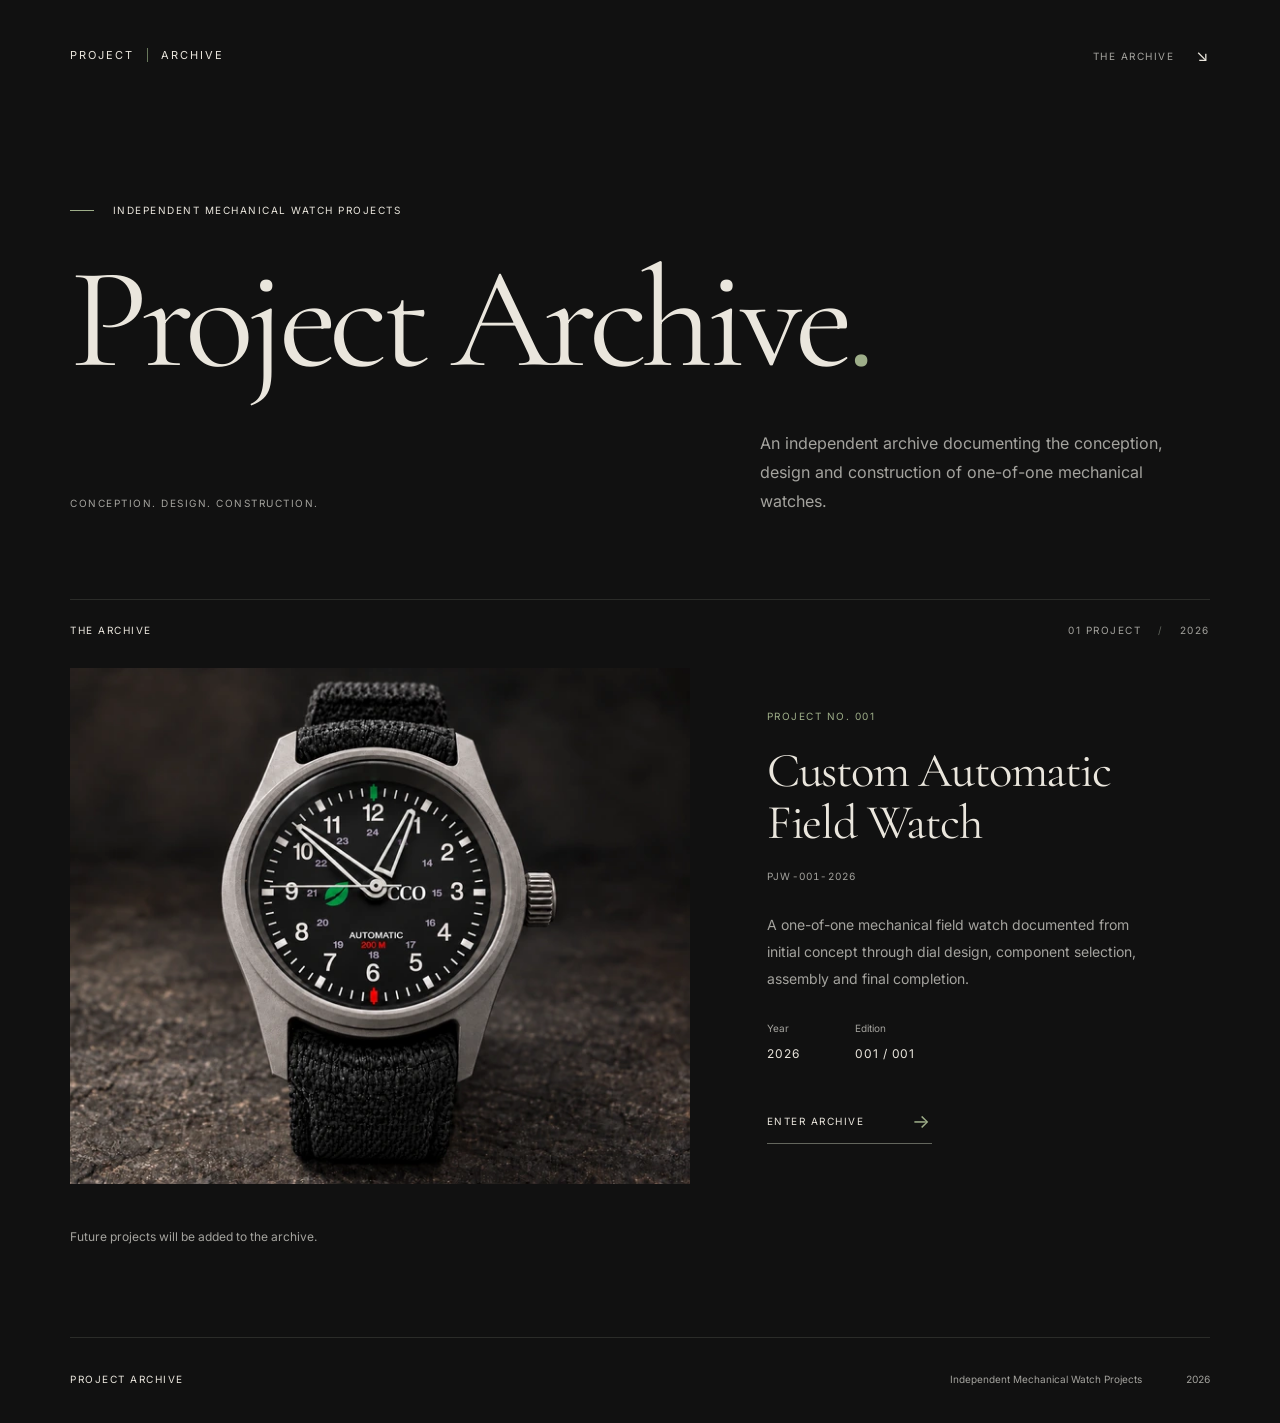
<file: index.html>
<!doctype html>
<html lang="en">
  <head>
    <meta charset="utf-8">
    <meta name="viewport" content="width=device-width, initial-scale=1">
    <meta name="color-scheme" content="dark">
    <meta name="theme-color" content="#111111">
    <meta name="description" content="An independent archive documenting the conception, design and construction of one-of-one mechanical watches. Begin with PROJECT No. 001.">
    <title>Project Archive — Independent Mechanical Watch Projects</title>
    <link rel="icon" href="assets/general/favicon.svg" type="image/svg+xml">
    <link rel="stylesheet" href="style.css">
  </head>
  <body class="archive-page">
    <a class="skip-link" href="#main">Skip to content</a>
    <header class="site-header page-width">
      <a class="wordmark" href="./" aria-label="Project Archive home">Project <span>Archive</span></a>
      <nav aria-label="Main navigation"><a class="header-link" href="#archive">The archive <span aria-hidden="true">↘</span></a></nav>
    </header>
    <main id="main" tabindex="-1">
      <section class="archive-intro page-width" aria-labelledby="archive-title">
        <p class="eyebrow"><span class="accent-rule" aria-hidden="true"></span> Independent Mechanical Watch Projects</p>
        <h1 id="archive-title">Project Archive<span class="title-period">.</span></h1>
        <div class="intro-bottom">
          <p class="quiet-label">Conception. Design. Construction.</p>
          <p class="intro-statement">An independent archive documenting the conception, design and construction of one-of-one mechanical watches.</p>
        </div>
      </section>
      <section class="archive-index page-width" id="archive" aria-labelledby="archive-heading">
        <div class="section-bar">
          <h2 class="eyebrow" id="archive-heading">The archive</h2>
          <span class="quiet-label">01 project <span class="bar-separator" aria-hidden="true">/</span> 2026</span>
        </div>
        <article class="project-feature" aria-labelledby="project-title">
          <a class="feature-media-link completion-feature" href="project-001/" aria-label="Explore PROJECT No. 001, the completed custom automatic field watch">
            <img src="assets/project-001/photos/completion-hero-grey-clean-rim-v6-1200.webp" srcset="assets/project-001/photos/completion-hero-grey-clean-rim-v6-480.webp 480w, assets/project-001/photos/completion-hero-grey-clean-rim-v6-800.webp 800w, assets/project-001/photos/completion-hero-grey-clean-rim-v6-1200.webp 1200w, assets/project-001/photos/completion-hero-grey-clean-rim-v6-1536.webp 1536w" sizes="(max-width: 760px) 89vw, 760px" width="1536" height="1024" alt="The completed watch with a matte black dial, green leaf, soft white numerals and skeleton hands in its grey titanium case, on dark stone." loading="lazy" decoding="async">
          </a>
          <div class="feature-copy">
            <p class="eyebrow project-marker">PROJECT No. 001</p>
            <h3 id="project-title"><a href="project-001/">Custom Automatic<br class="desktop-break"> Field Watch</a></h3>
            <p class="reference">PJW-001-2026</p>
            <p class="feature-description">A one-of-one mechanical field watch documented from initial concept through dial design, component selection, assembly and final completion.</p>
            <dl class="feature-facts"><div><dt>Year</dt><dd>2026</dd></div><div><dt>Edition</dt><dd>001 / 001</dd></div></dl>
            <a class="text-link" href="project-001/">Enter archive <span aria-hidden="true">→</span></a>
          </div>
        </article>
        <p class="archive-note">Future projects will be added to the archive.</p>
      </section>
    </main>
    <footer class="site-footer page-width"><span class="footer-brand">Project Archive</span><p>Independent Mechanical Watch Projects</p><span class="footer-year">2026</span></footer>
  </body>
</html>
</file>
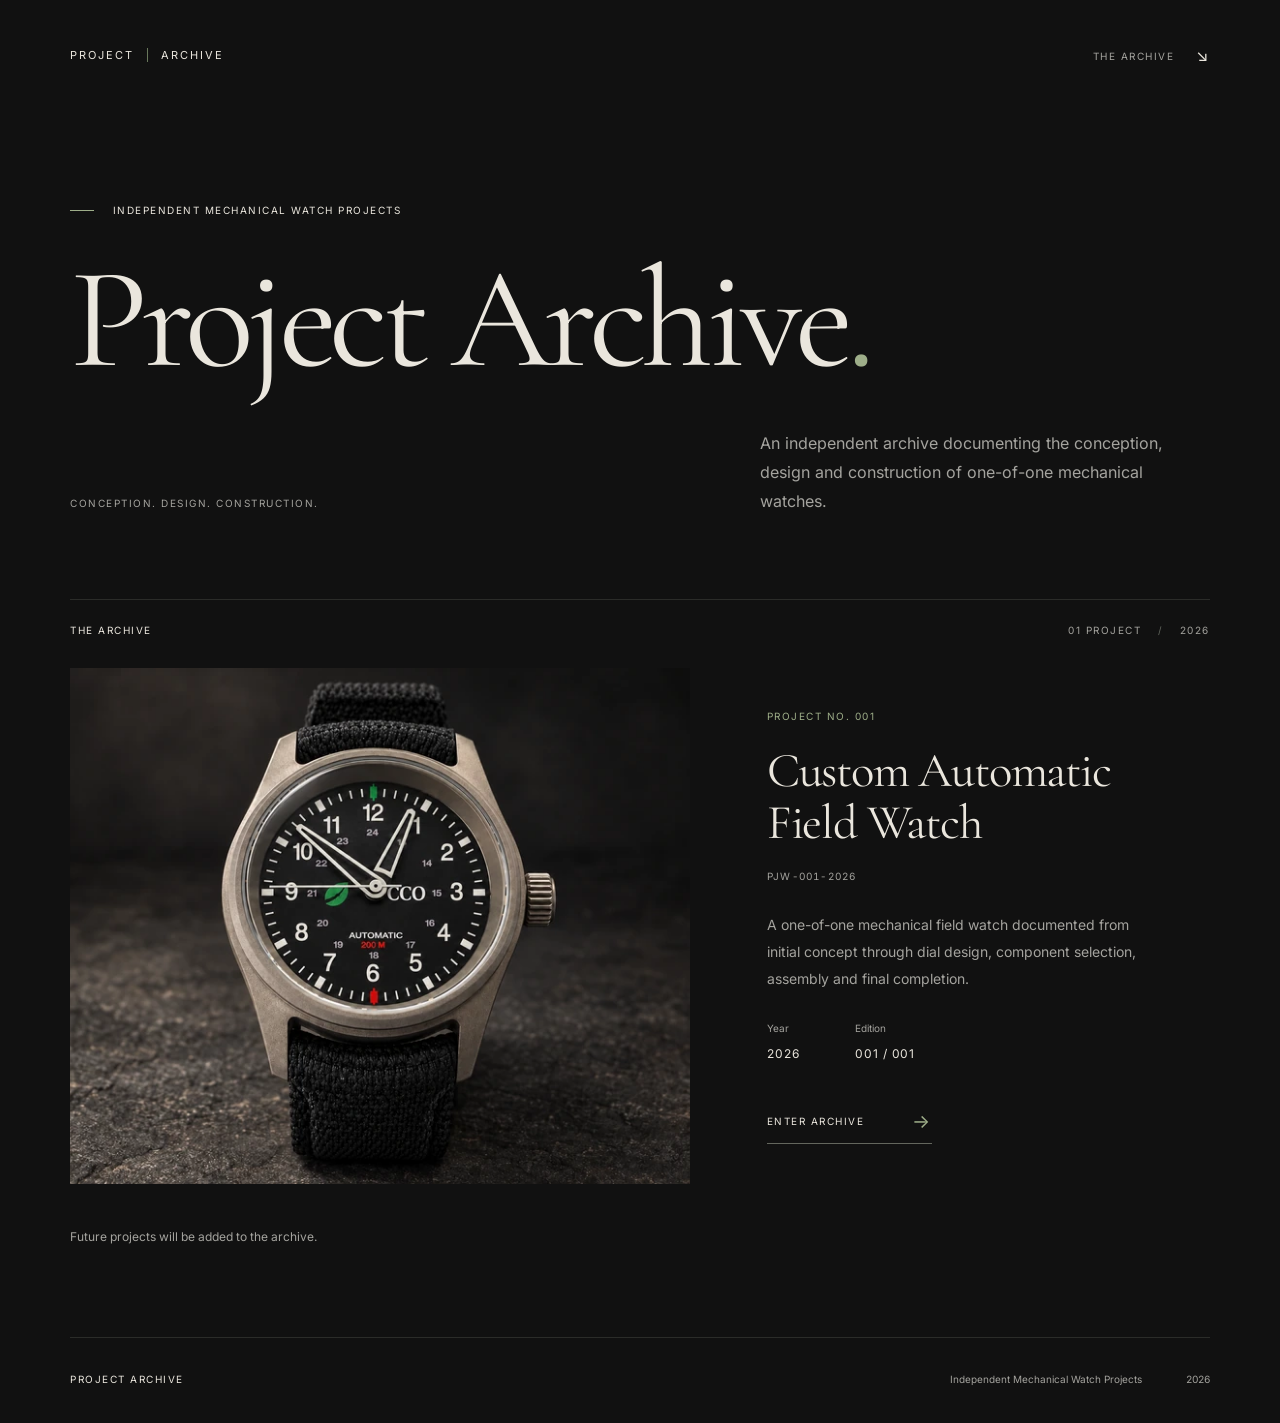
<file: PROJECT-001-website-final/index.html>
<!doctype html>
<html lang="en">
  <head>
    <meta charset="utf-8">
    <meta name="viewport" content="width=device-width, initial-scale=1">
    <meta name="color-scheme" content="dark">
    <meta name="theme-color" content="#111111">
    <meta name="description" content="An independent archive documenting the conception, design and construction of one-of-one mechanical watches. Begin with PROJECT No. 001.">
    <title>Project Archive — Independent Mechanical Watch Projects</title>
    <link rel="icon" href="assets/general/favicon.svg" type="image/svg+xml">
    <link rel="stylesheet" href="style.css">
  </head>
  <body class="archive-page">
    <a class="skip-link" href="#main">Skip to content</a>
    <header class="site-header page-width">
      <a class="wordmark" href="./" aria-label="Project Archive home">Project <span>Archive</span></a>
      <nav aria-label="Main navigation"><a class="header-link" href="#archive">The archive <span aria-hidden="true">↘</span></a></nav>
    </header>
    <main id="main" tabindex="-1">
      <section class="archive-intro page-width" aria-labelledby="archive-title">
        <p class="eyebrow"><span class="accent-rule" aria-hidden="true"></span> Independent Mechanical Watch Projects</p>
        <h1 id="archive-title">Project Archive<span class="title-period">.</span></h1>
        <div class="intro-bottom">
          <p class="quiet-label">Conception. Design. Construction.</p>
          <p class="intro-statement">An independent archive documenting the conception, design and construction of one-of-one mechanical watches.</p>
        </div>
      </section>
      <section class="archive-index page-width" id="archive" aria-labelledby="archive-heading">
        <div class="section-bar">
          <h2 class="eyebrow" id="archive-heading">The archive</h2>
          <span class="quiet-label">01 project <span class="bar-separator" aria-hidden="true">/</span> 2026</span>
        </div>
        <article class="project-feature" aria-labelledby="project-title">
          <a class="feature-media-link completion-feature" href="project-001/" aria-label="Explore PROJECT No. 001, the completed custom automatic field watch">
            <img src="assets/project-001/photos/completion-hero-neutral-1200.webp" srcset="assets/project-001/photos/completion-hero-neutral-480.webp 480w, assets/project-001/photos/completion-hero-neutral-800.webp 800w, assets/project-001/photos/completion-hero-neutral-1200.webp 1200w, assets/project-001/photos/completion-hero-neutral-1536.webp 1536w" sizes="(max-width: 760px) 89vw, 760px" width="1536" height="1024" alt="The completed watch with a matte black dial, green leaf, soft white numerals and skeleton hands in its grey titanium case, on dark stone." loading="lazy" decoding="async">
          </a>
          <div class="feature-copy">
            <p class="eyebrow project-marker">PROJECT No. 001</p>
            <h3 id="project-title"><a href="project-001/">Custom Automatic<br class="desktop-break"> Field Watch</a></h3>
            <p class="reference">PJW-001-2026</p>
            <p class="feature-description">A one-of-one mechanical field watch documented from initial concept through dial design, component selection, assembly and final completion.</p>
            <dl class="feature-facts"><div><dt>Year</dt><dd>2026</dd></div><div><dt>Edition</dt><dd>001 / 001</dd></div></dl>
            <a class="text-link" href="project-001/">Enter archive <span aria-hidden="true">→</span></a>
          </div>
        </article>
        <p class="archive-note">Future projects will be added to the archive.</p>
      </section>
    </main>
    <footer class="site-footer page-width"><span class="footer-brand">Project Archive</span><p>Independent Mechanical Watch Projects</p><span class="footer-year">2026</span></footer>
  </body>
</html>
</file>
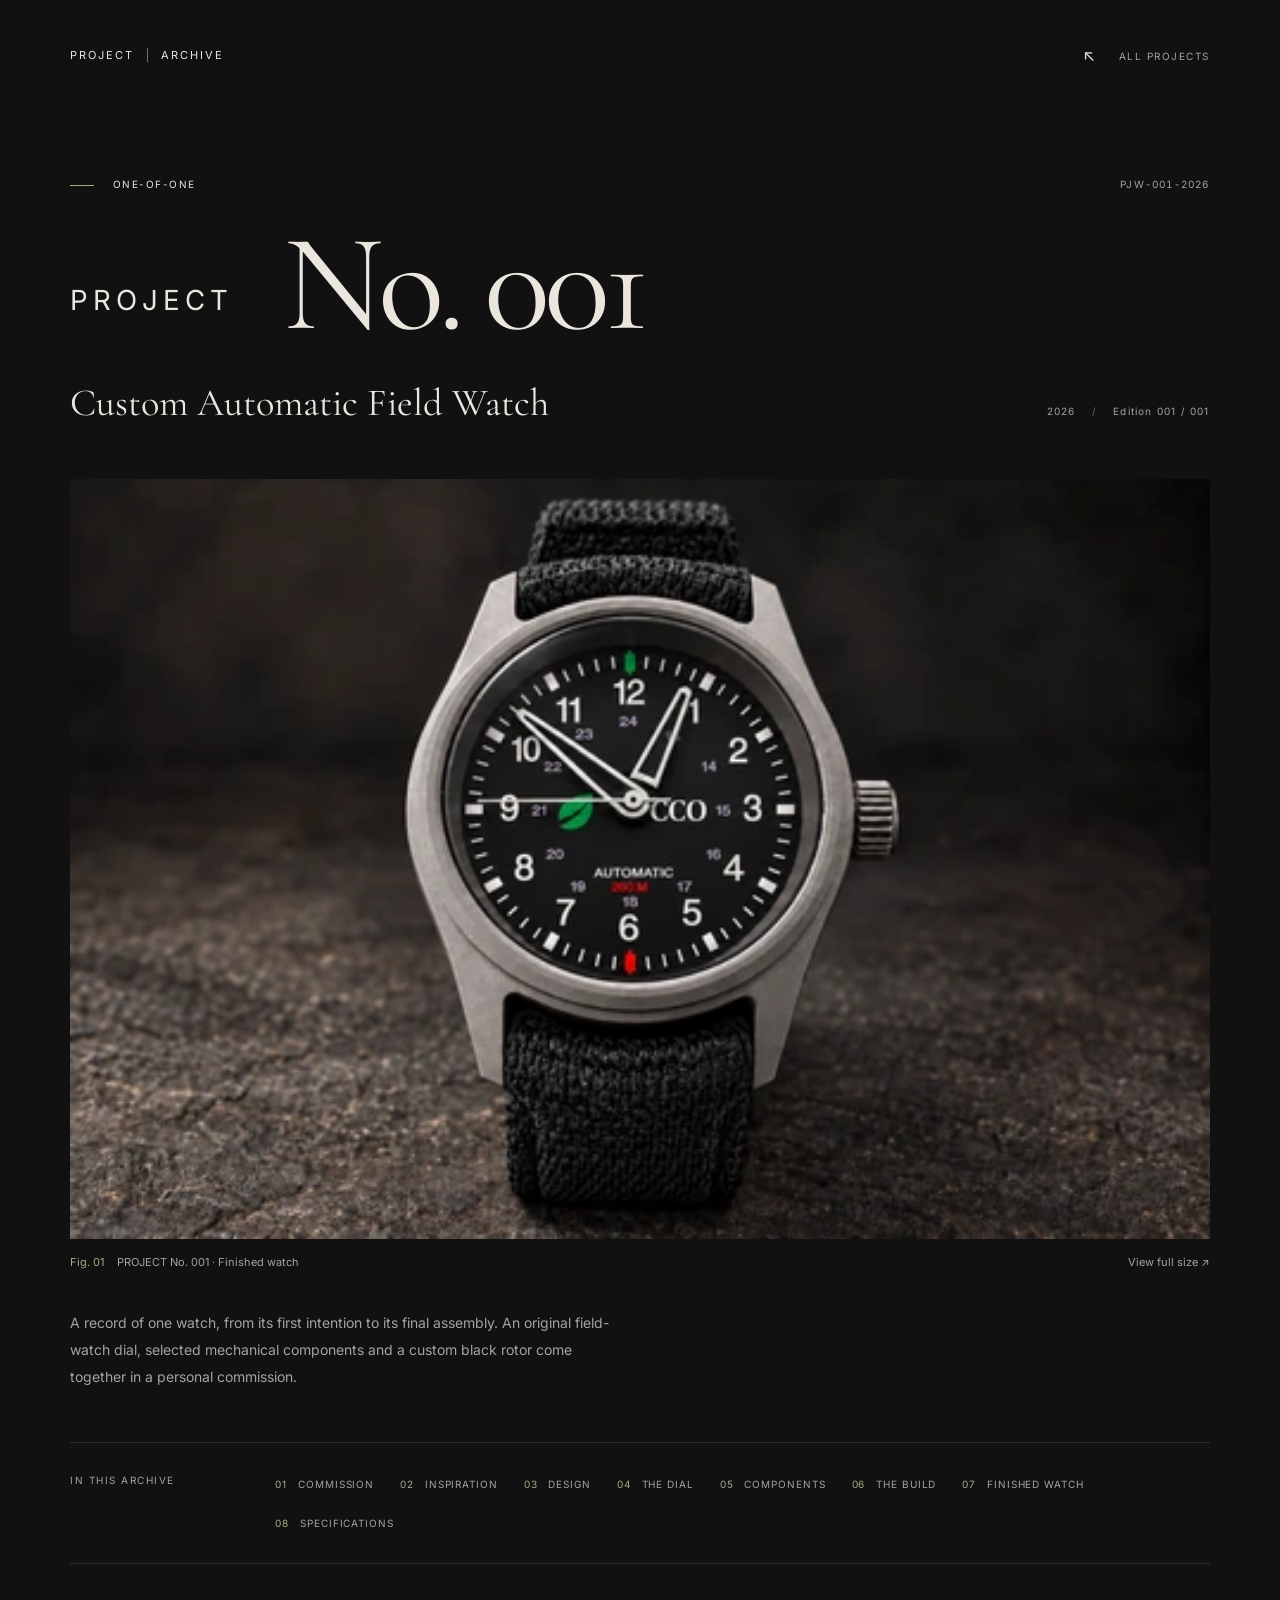
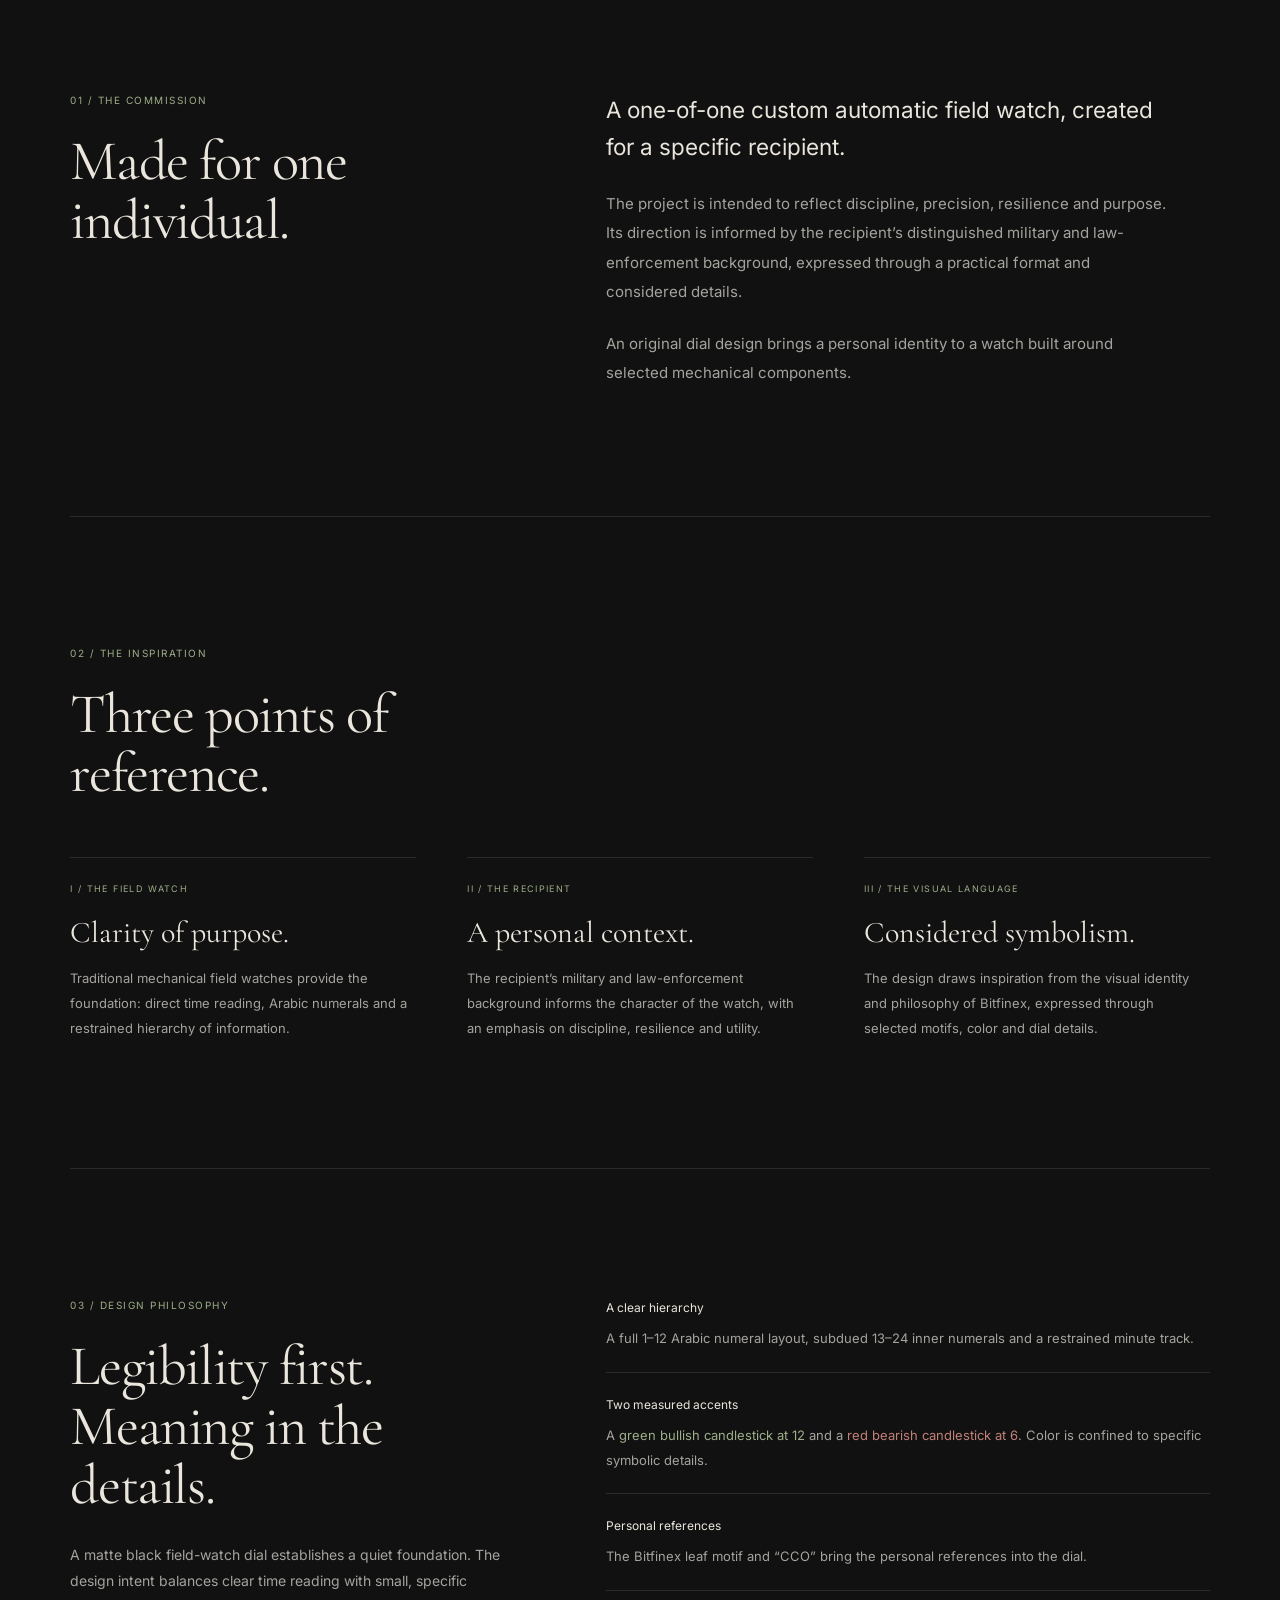
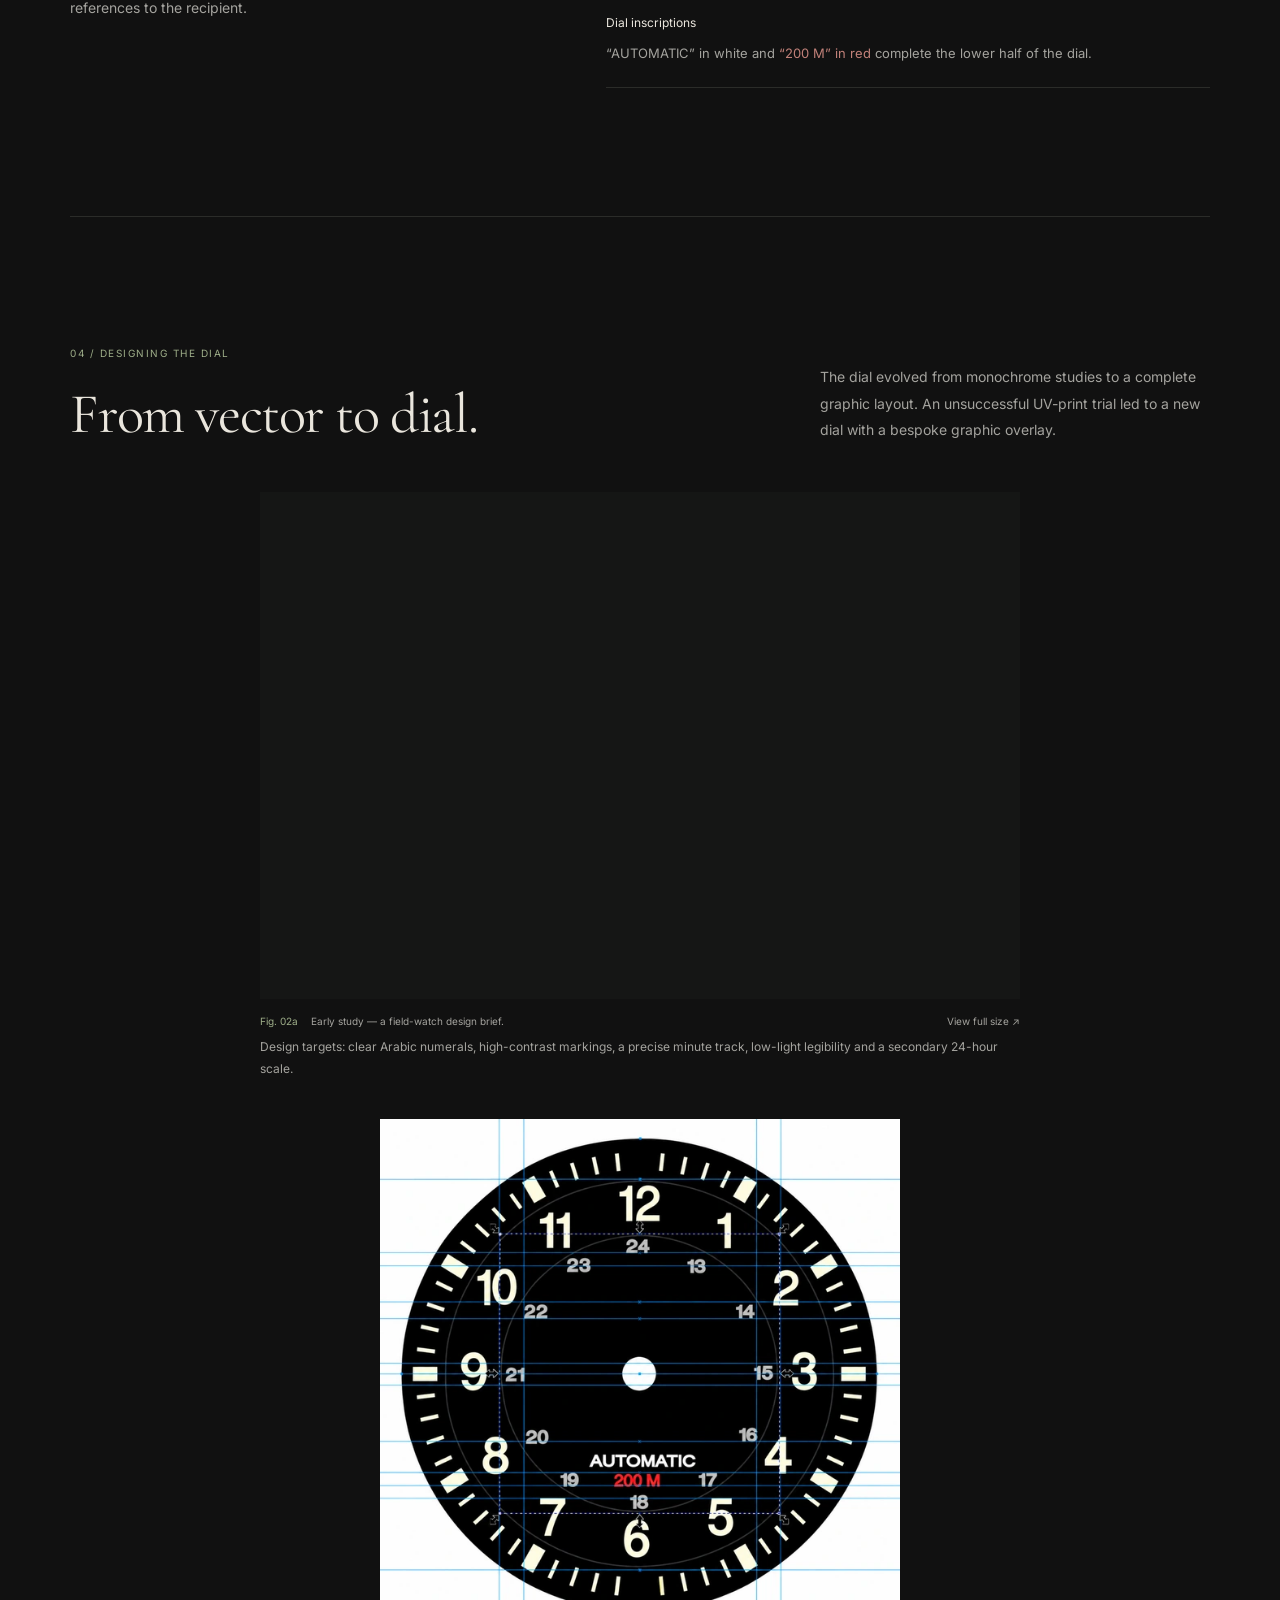
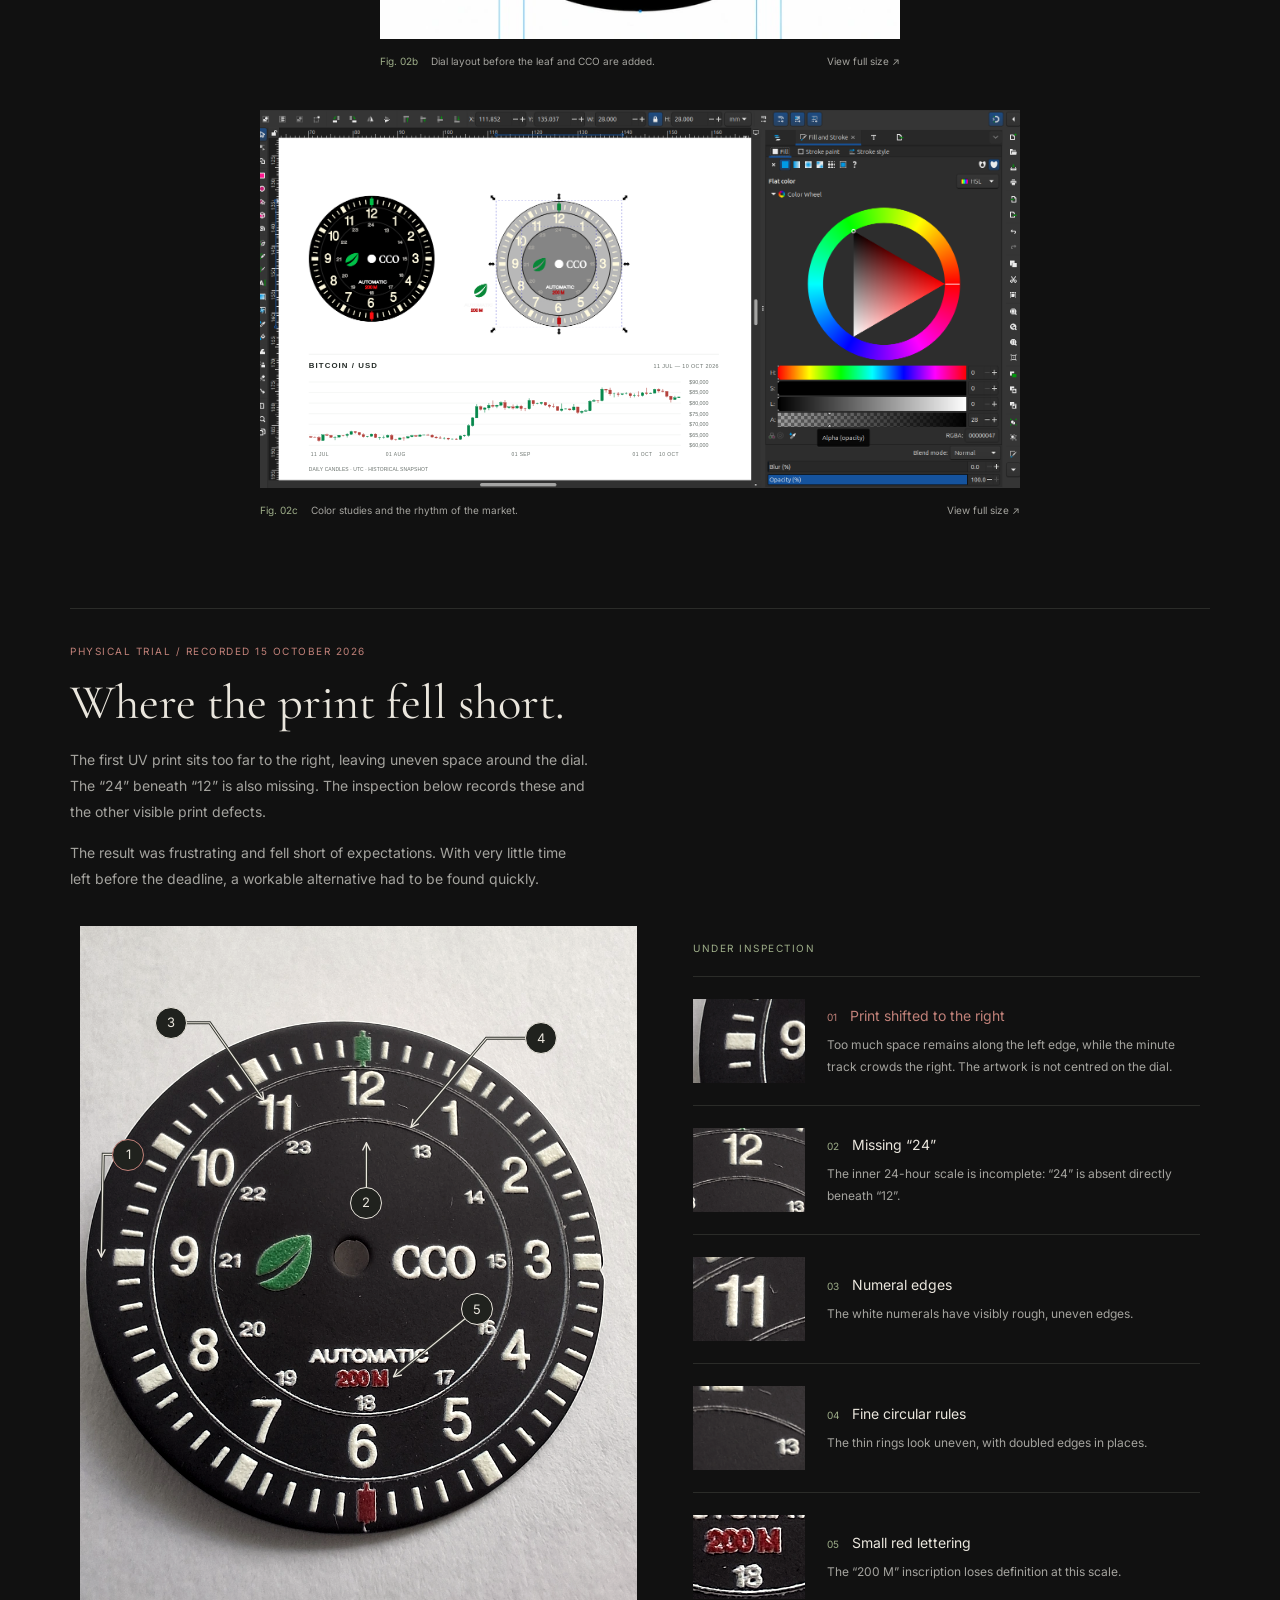
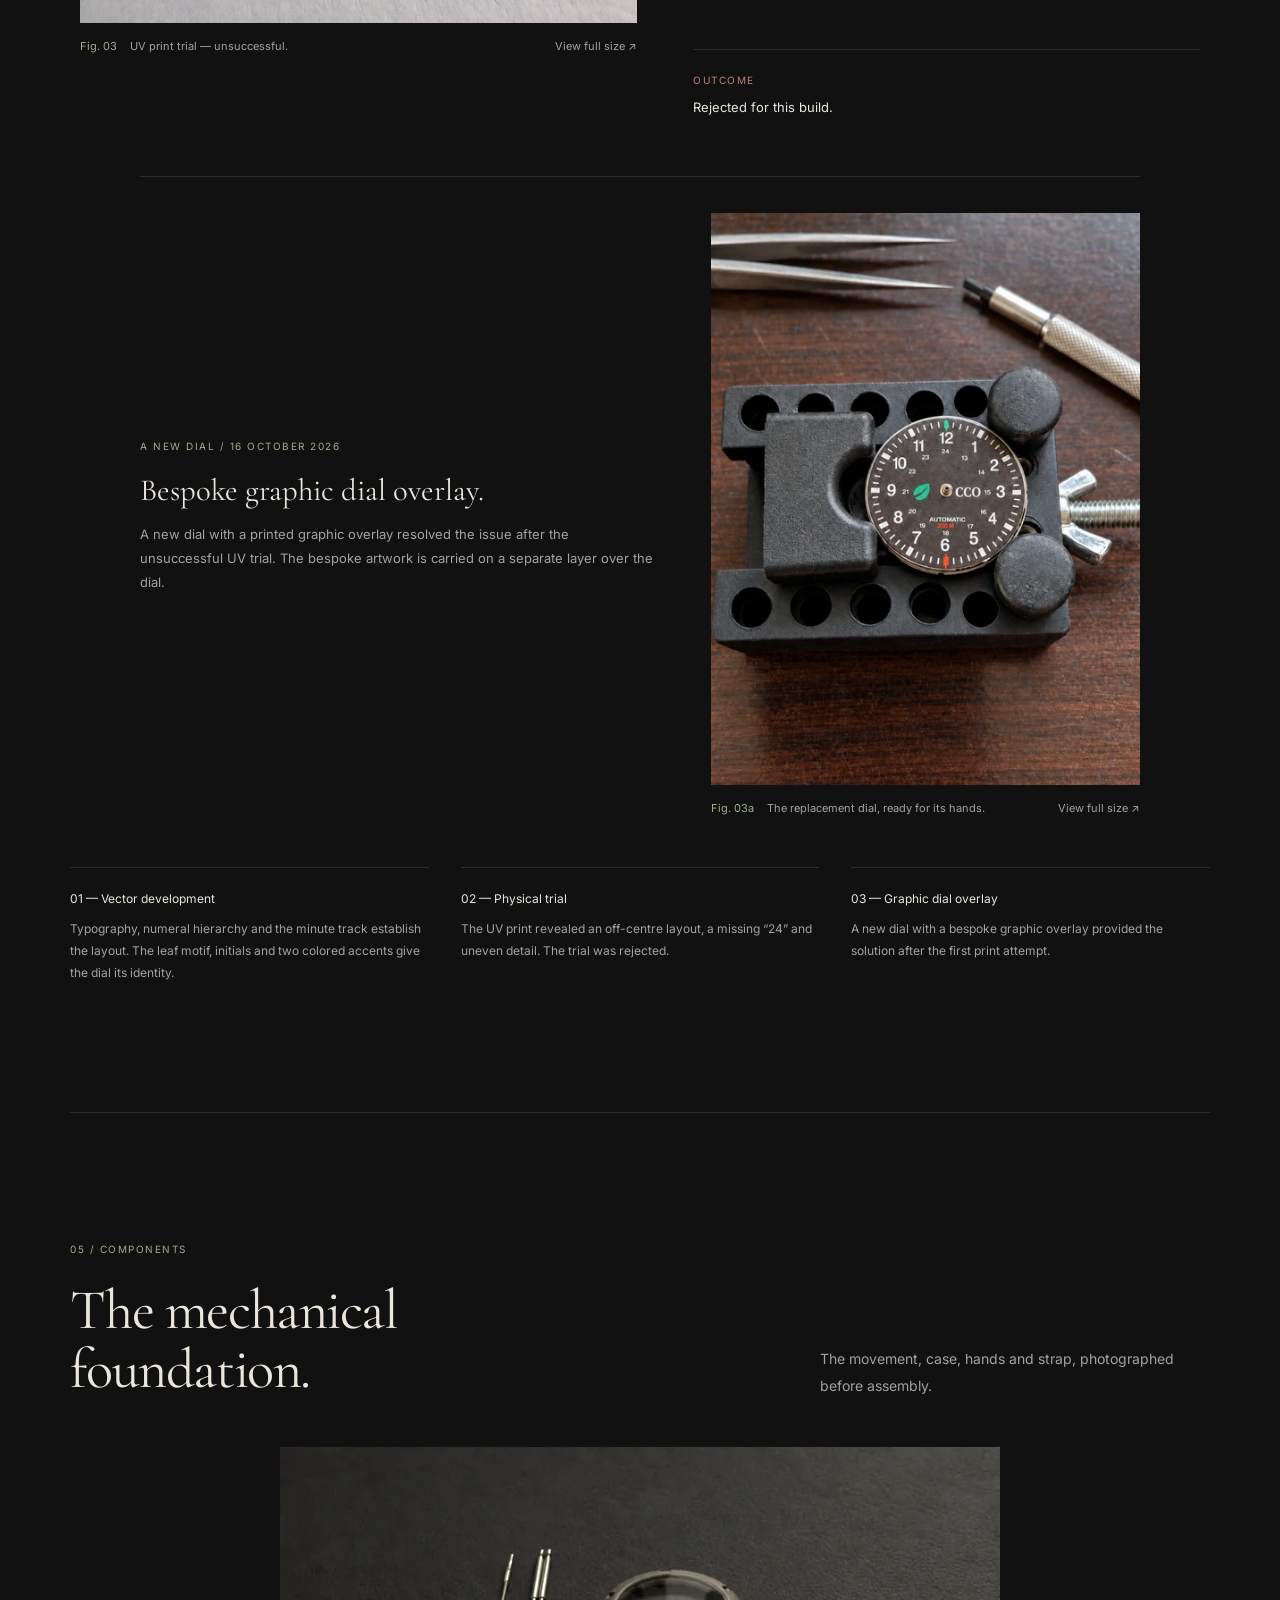
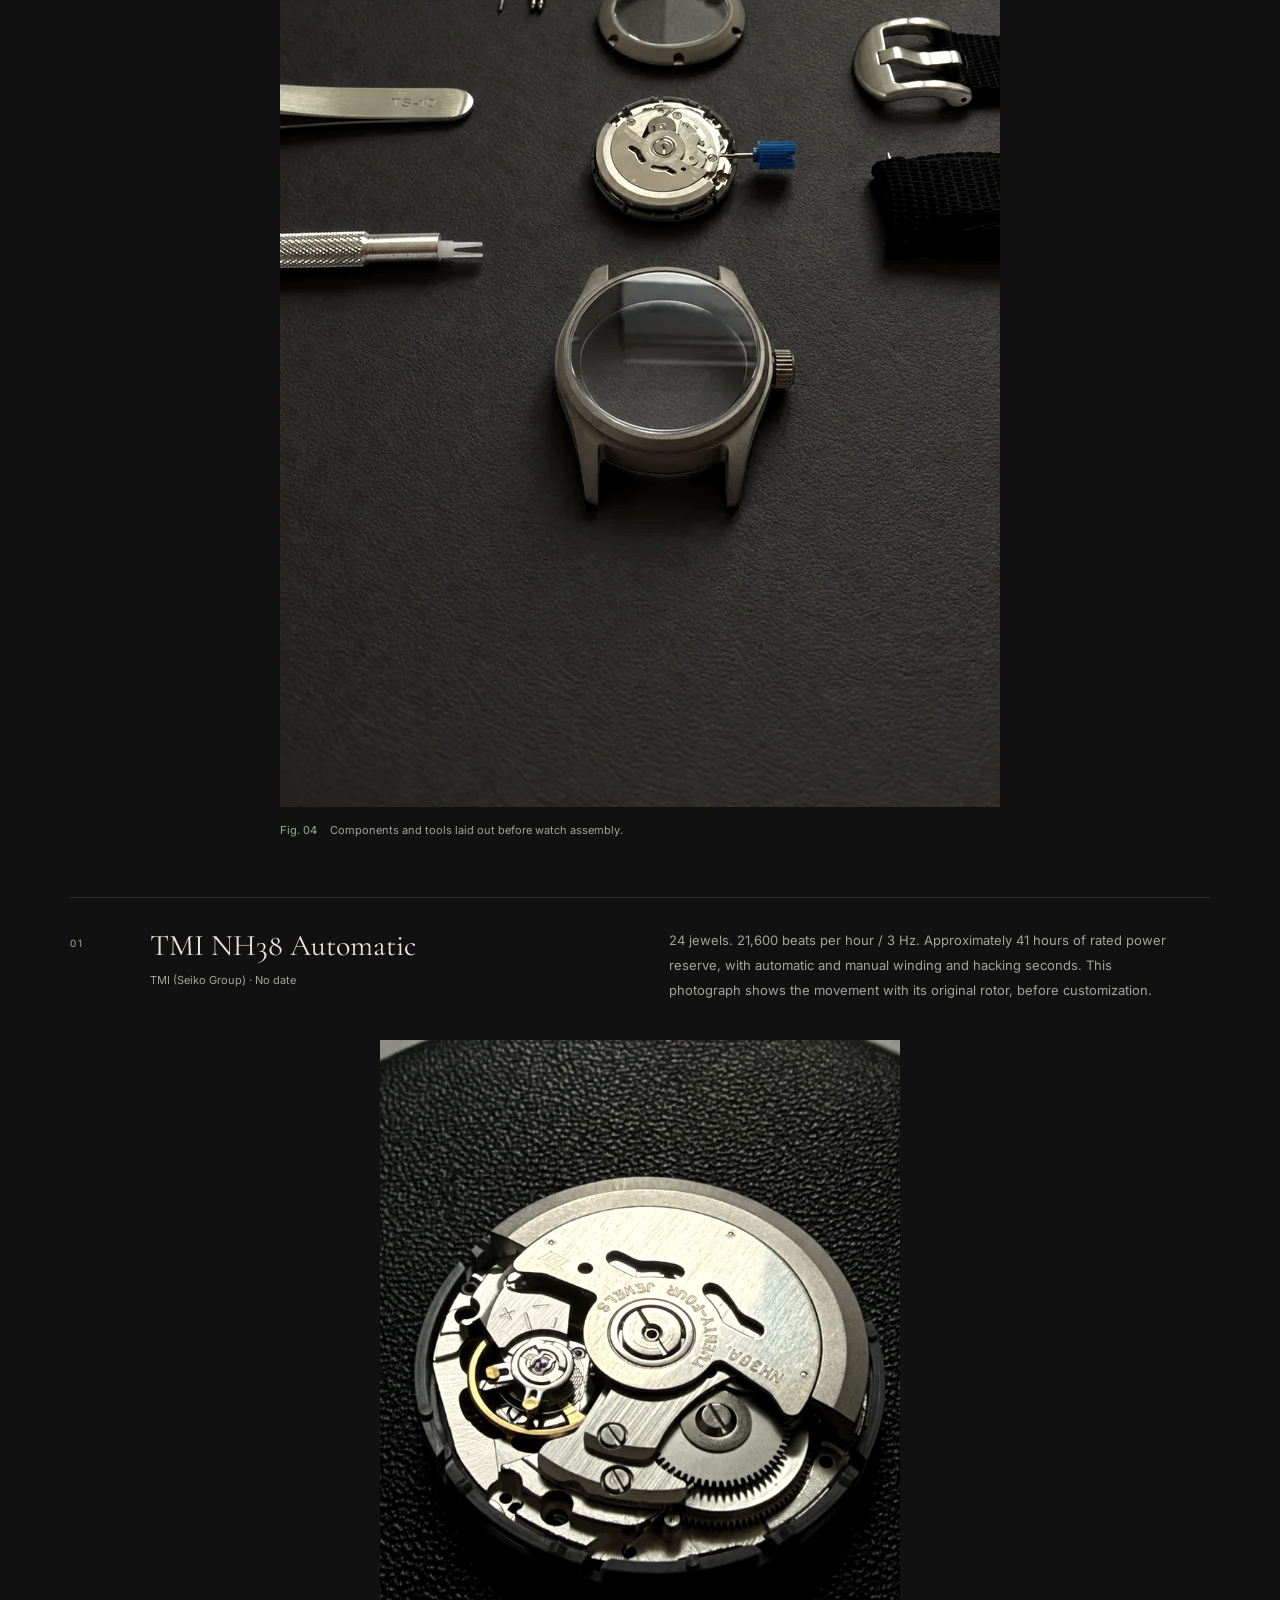
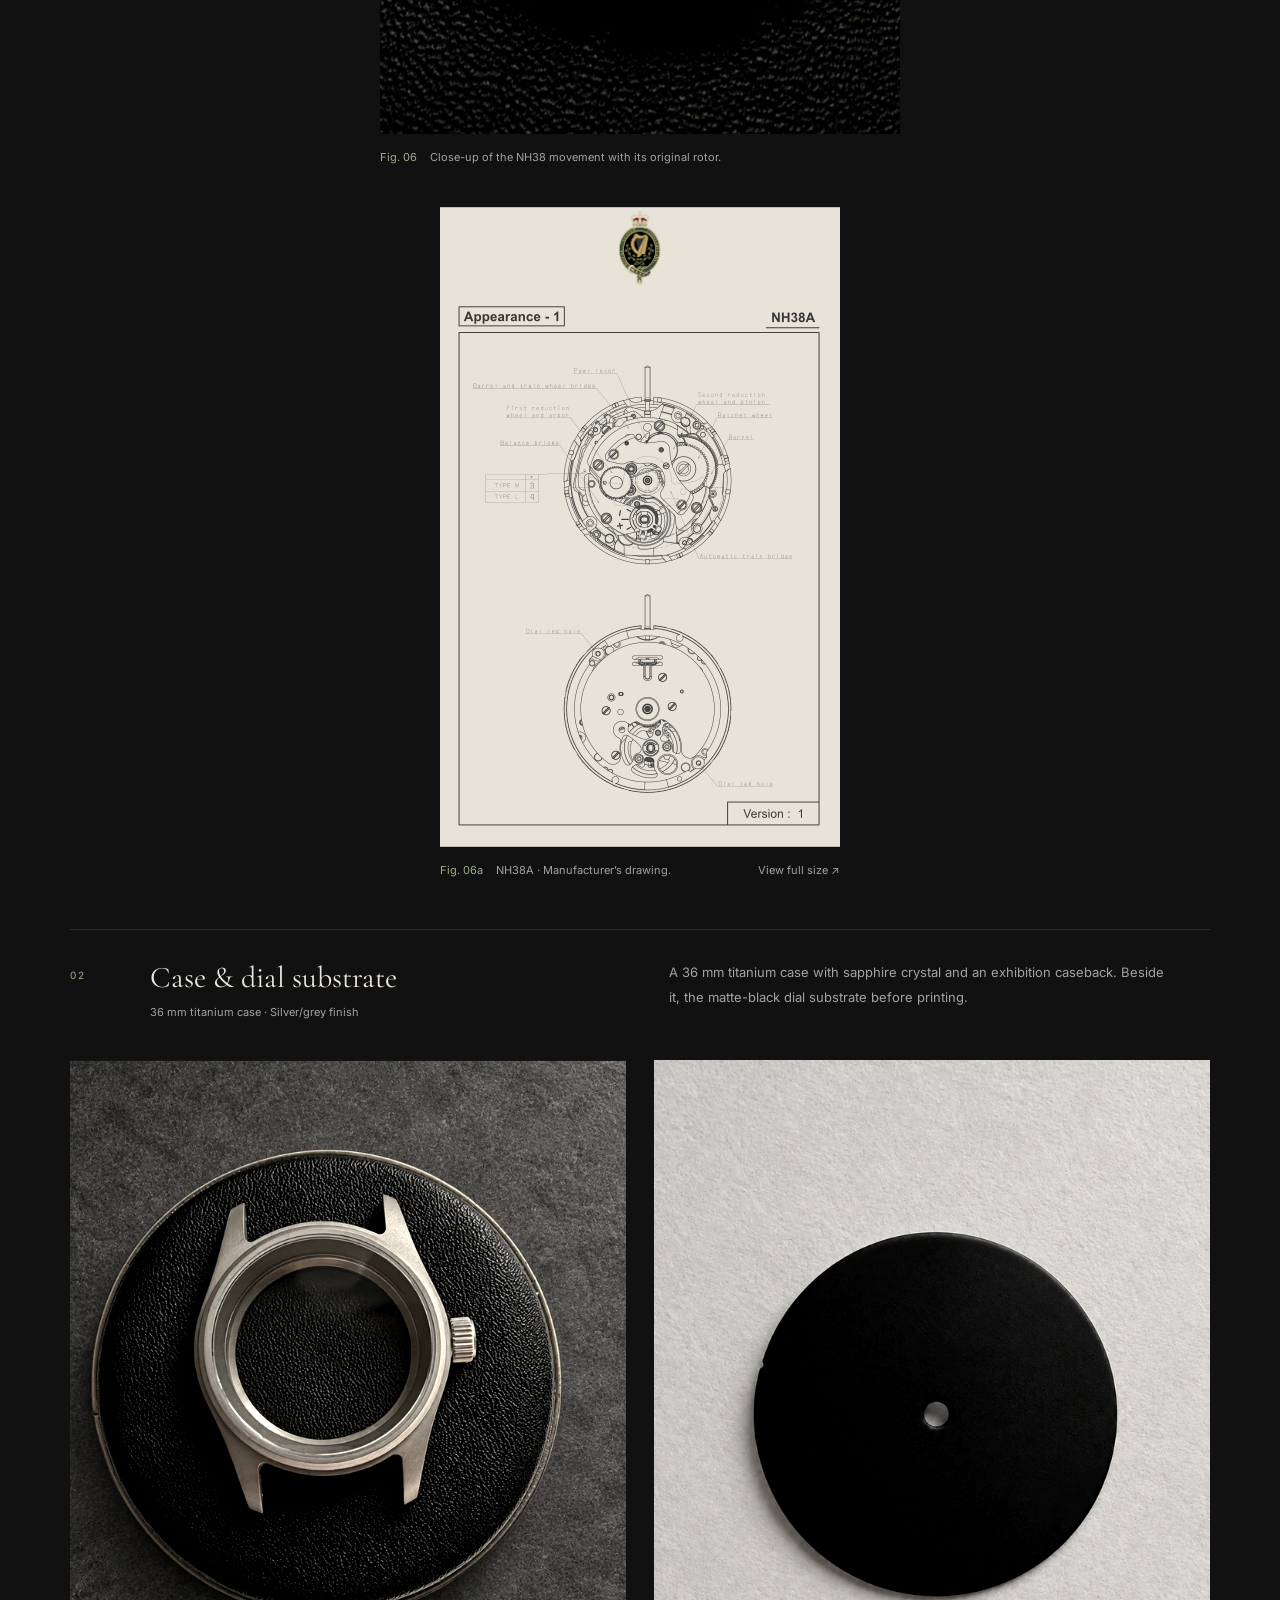
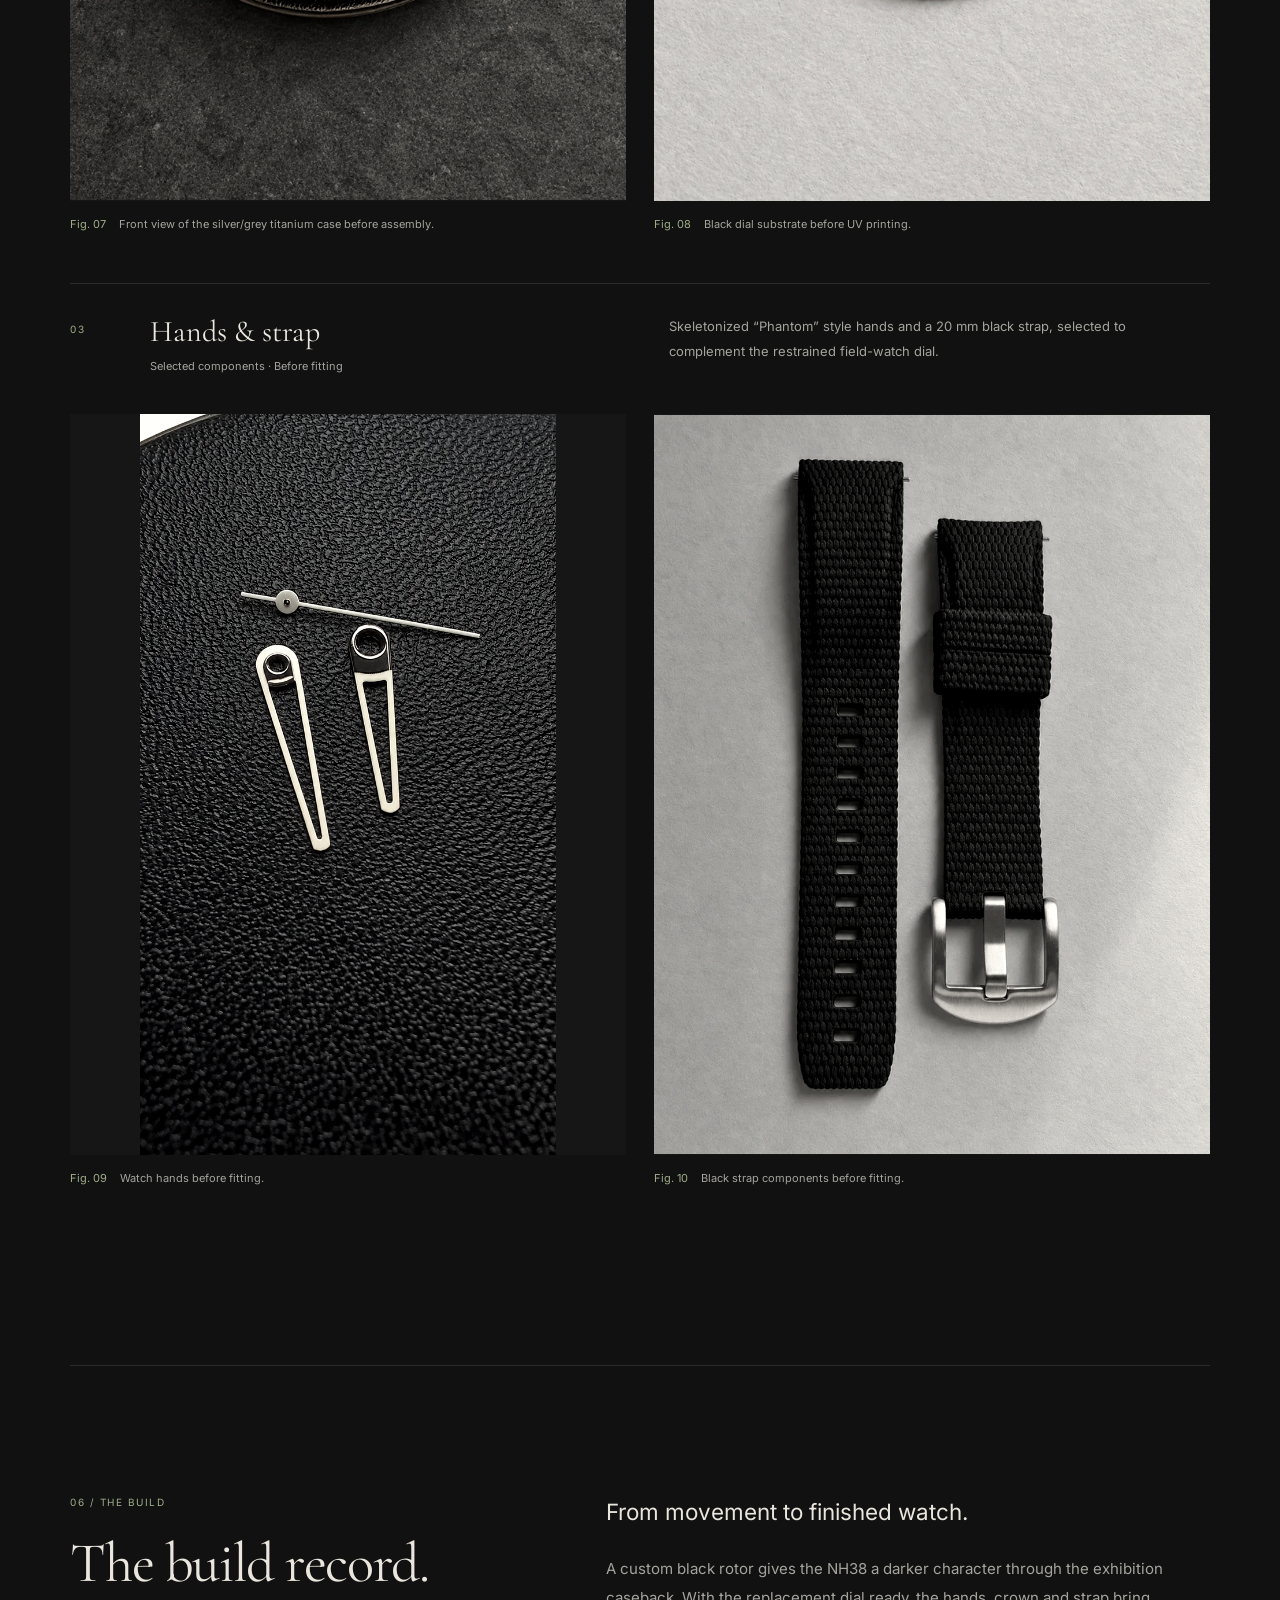
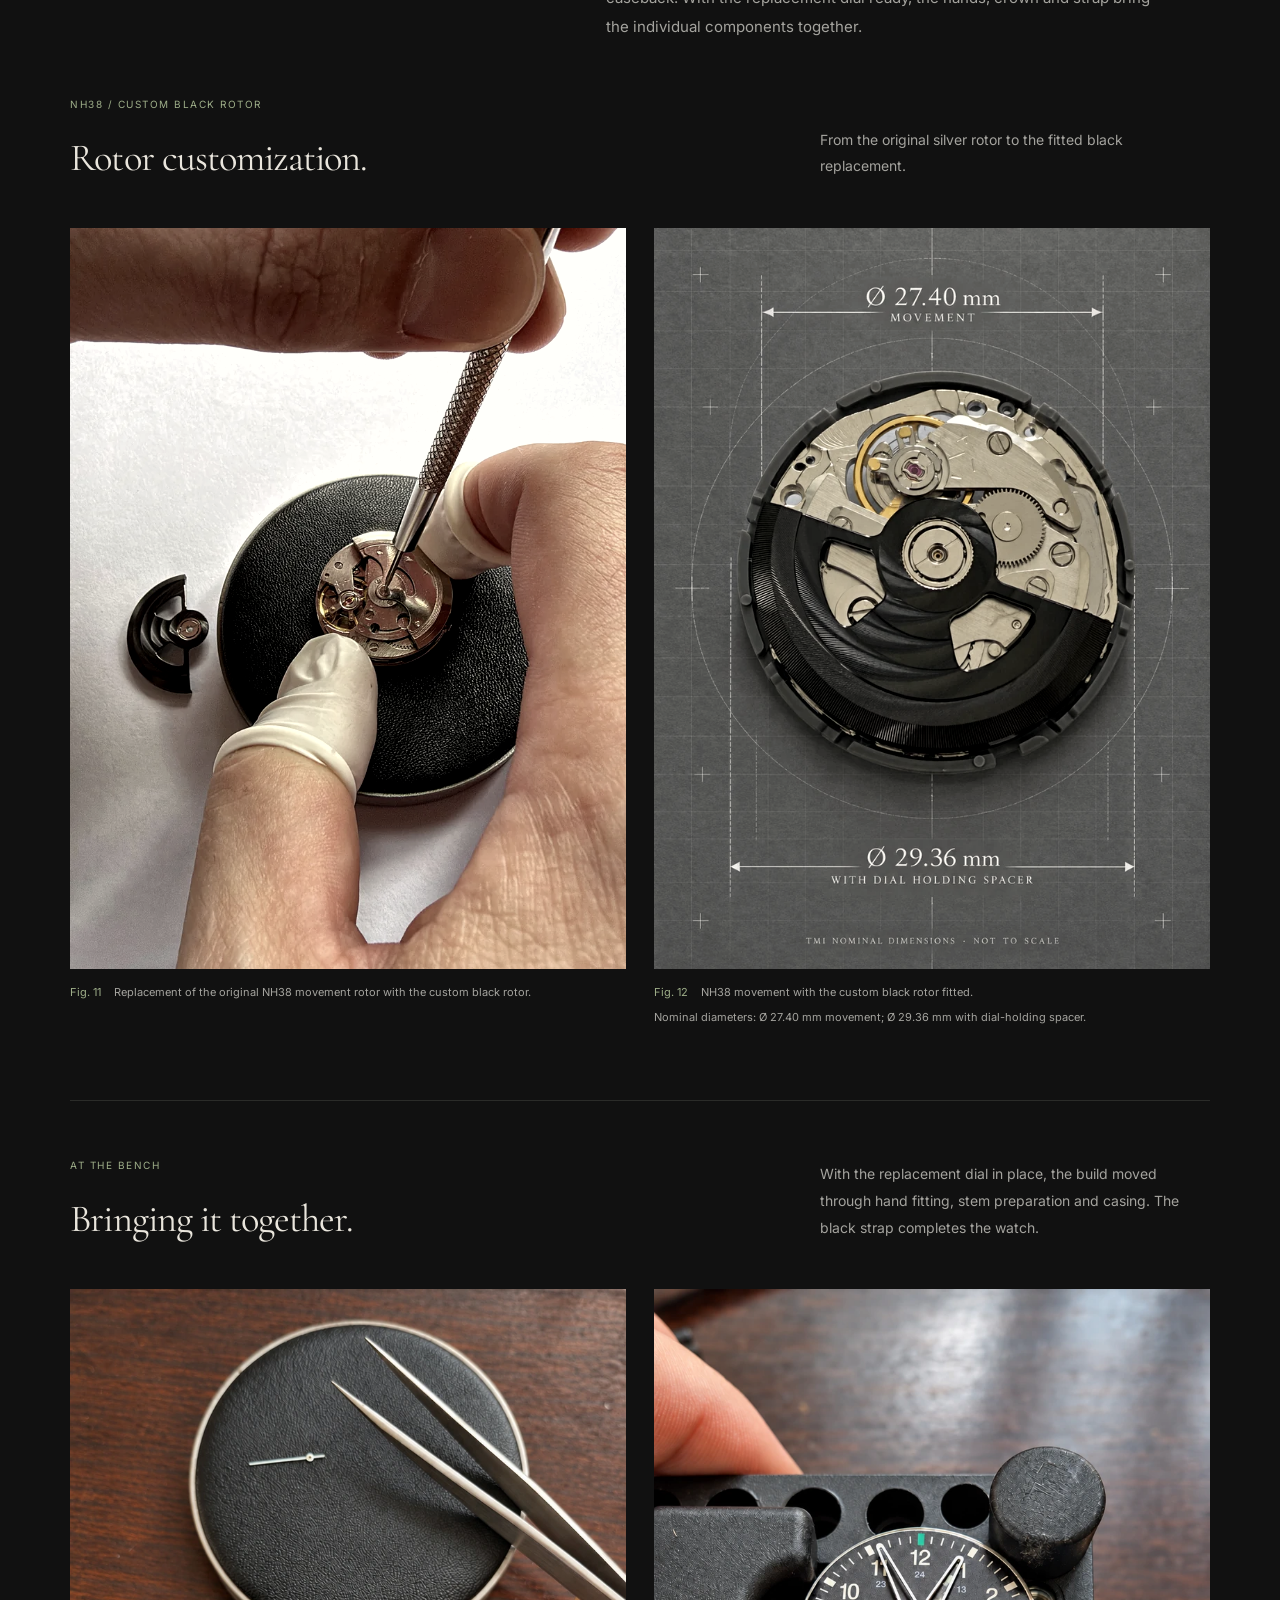
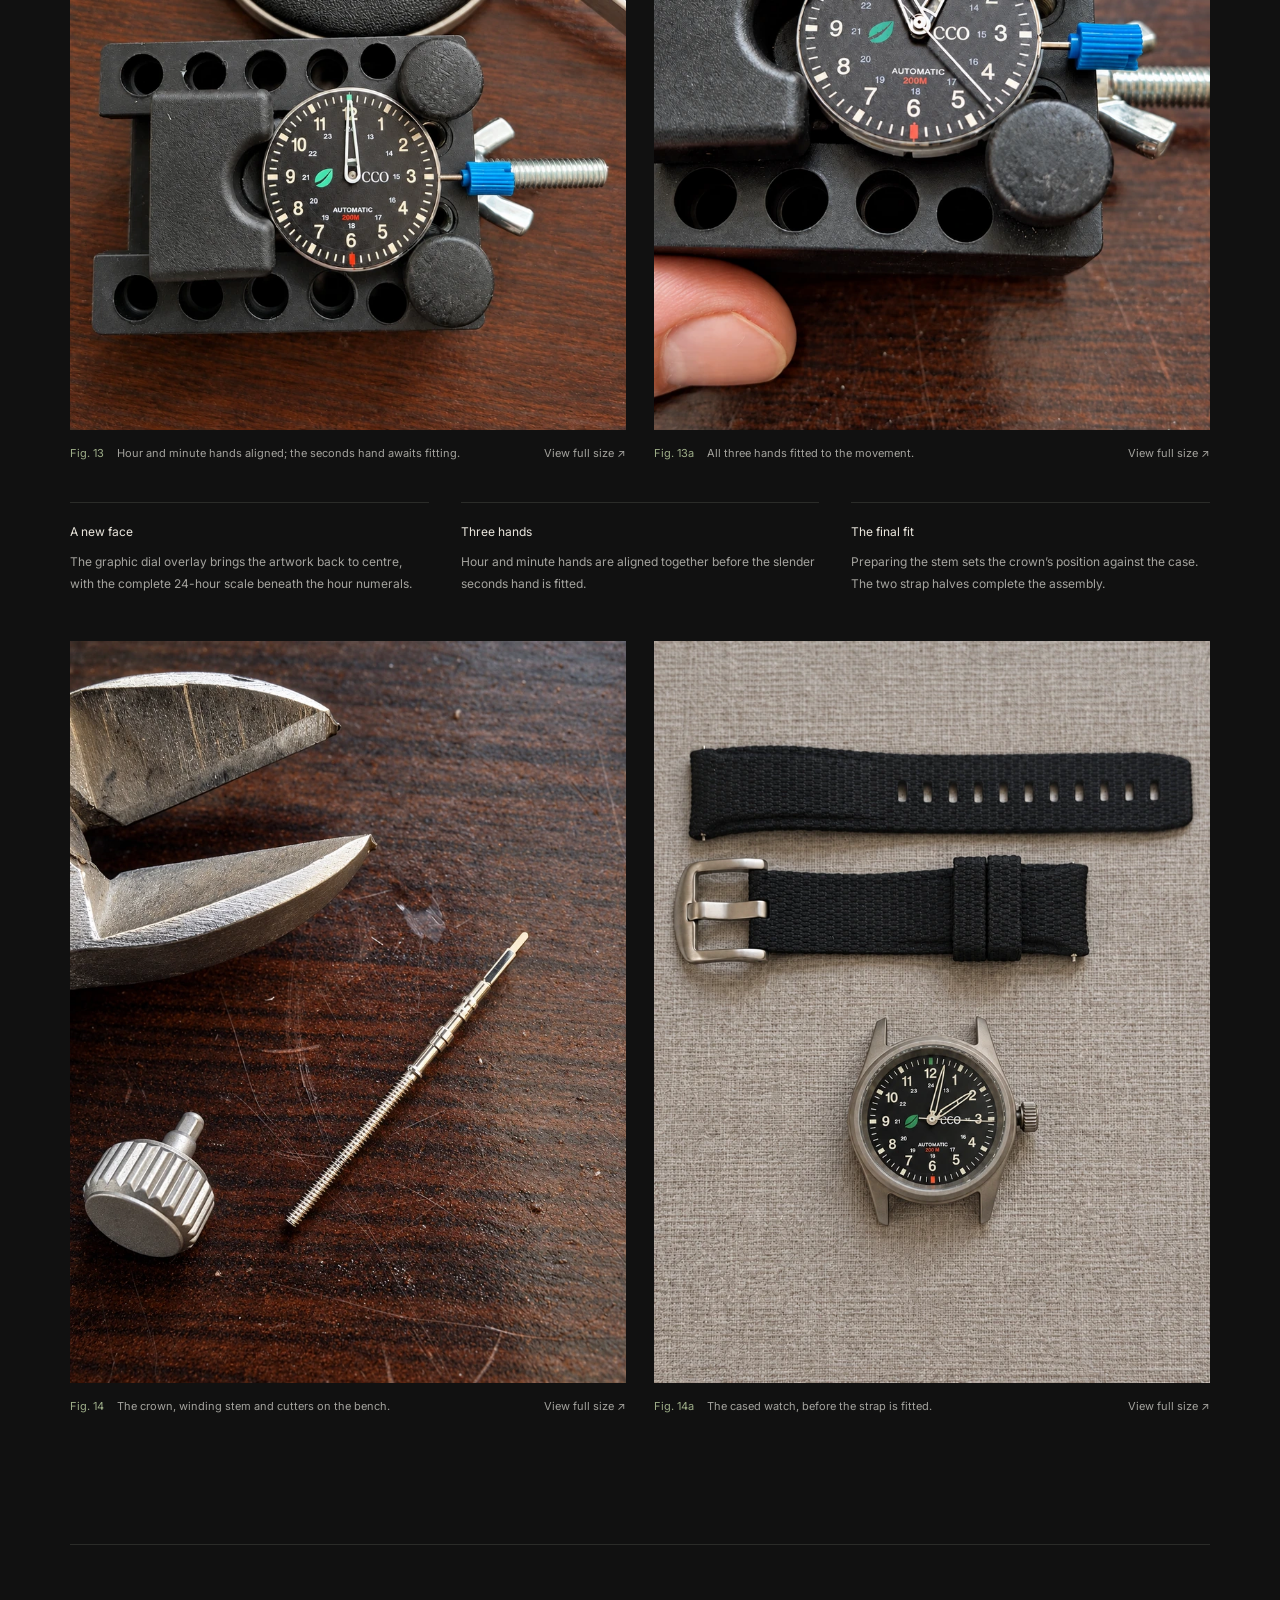
<file: project-001/index.html>
<!doctype html>
<html lang="en">
  <head>
    <meta charset="utf-8">
    <meta name="viewport" content="width=device-width, initial-scale=1">
    <meta name="color-scheme" content="dark">
    <meta name="theme-color" content="#111111">
    <meta name="description" content="PROJECT No. 001: a one-of-one custom automatic field watch, documented from initial concept and dial design through assembly and completion.">
    <title>PROJECT No. 001 — Custom Automatic Field Watch</title>
    <link rel="icon" href="../assets/general/favicon.svg" type="image/svg+xml">
    <link rel="stylesheet" href="../style.css">
  </head>
  <body class="project-page">
    <a class="skip-link" href="#main">Skip to content</a>
    <header class="site-header page-width">
      <a class="wordmark" href="../" aria-label="Project Archive home">Project <span>Archive</span></a>
      <nav aria-label="Main navigation"><a class="header-link" href="../"><span aria-hidden="true">↖</span> All projects</a></nav>
    </header>
    <main id="main" tabindex="-1">
      <article>
        <header class="project-hero page-width">
          <div class="project-overline">
            <p class="eyebrow"><span class="accent-rule" aria-hidden="true"></span> One-of-one</p>
            <p class="reference">PJW-001-2026</p>
          </div>
          <h1><span class="project-word">PROJECT</span> No. 001</h1>
          <div class="hero-subline">
            <p class="project-subtitle">Custom Automatic Field Watch</p>
            <p class="hero-edition">2026 <span class="bar-separator" aria-hidden="true">/</span> Edition 001 / 001</p>
          </div>
          <figure class="hero-figure journal-photo completion-photo " id="finished-watch-hero" data-photo="completion-hero">
                <a class="photo-frame completion-frame photo-link completion-frame--hero" href="../assets/project-001/photos/completion-hero-grey-clean-rim-v6-1536.webp" target="_blank" rel="noopener" aria-label="View PROJECT No. 001 · Finished watch at full size (opens in a new tab)">
                  <img src="../assets/project-001/photos/completion-hero-grey-clean-rim-v6-1200.webp" srcset="../assets/project-001/photos/completion-hero-grey-clean-rim-v6-480.webp 480w, ../assets/project-001/photos/completion-hero-grey-clean-rim-v6-800.webp 800w, ../assets/project-001/photos/completion-hero-grey-clean-rim-v6-1200.webp 1200w, ../assets/project-001/photos/completion-hero-grey-clean-rim-v6-1536.webp 1536w" sizes="(max-width: 436px) calc(100vw - 48px), (max-width: 1600px) 89vw, 1424px" width="1536" height="1024" alt="The completed watch with a matte black dial, green leaf, soft white numerals and skeleton hands in its grey titanium case, on dark stone." fetchpriority="high" decoding="async">
                </a>
                <figcaption><span><span class="figure-number">Fig. 01</span> PROJECT No. 001 · Finished watch</span><a class="caption-status" href="../assets/project-001/photos/completion-hero-grey-clean-rim-v6-1536.webp" target="_blank" rel="noopener">View full size ↗</a></figcaption>
              </figure>
          <p class="project-context">A record of one watch, from its first intention to its final assembly. An original field-watch dial, selected mechanical components and a custom black rotor come together in a personal commission.</p>
          <nav class="chapter-nav" aria-label="Project chapters">
            <p class="eyebrow">In this archive</p>
            <ol>
              <li><a href="#commission"><span>01</span> Commission</a></li>
              <li><a href="#inspiration"><span>02</span> Inspiration</a></li>
              <li><a href="#design"><span>03</span> Design</a></li>
              <li><a href="#dial"><span>04</span> The dial</a></li>
              <li><a href="#components"><span>05</span> Components</a></li>
              <li><a href="#build"><span>06</span> The build</a></li>
              <li><a href="#finished"><span>07</span> Finished watch</a></li>
              <li><a href="#specifications"><span>08</span> Specifications</a></li>
            </ol>
          </nav>
        </header>
        <div class="page-width">
          <section class="chapter chapter-grid" id="commission" aria-labelledby="commission-title">
            <div><p class="eyebrow chapter-kicker">01 / The commission</p><h2 id="commission-title">Made for one<br> individual.</h2></div>
            <div class="prose">
              <p class="lead">A one-of-one custom automatic field watch, created for a specific recipient.</p>
              <p>The project is intended to reflect discipline, precision, resilience and purpose. Its direction is informed by the recipient’s distinguished military and law-enforcement background, expressed through a practical format and considered details.</p>
              <p>An original dial design brings a personal identity to a watch built around selected mechanical components.</p>
            </div>
          </section>
          <section class="chapter" id="inspiration" aria-labelledby="inspiration-title">
            <p class="eyebrow chapter-kicker">02 / The inspiration</p>
            <h2 id="inspiration-title">Three points of reference.</h2>
            <div class="inspiration-grid">
              <div class="inspiration-item"><p class="quiet-label">I / The field watch</p><h3>Clarity of purpose.</h3><p>Traditional mechanical field watches provide the foundation: direct time reading, Arabic numerals and a restrained hierarchy of information.</p></div>
              <div class="inspiration-item"><p class="quiet-label">II / The recipient</p><h3>A personal context.</h3><p>The recipient’s military and law-enforcement background informs the character of the watch, with an emphasis on discipline, resilience and utility.</p></div>
              <div class="inspiration-item"><p class="quiet-label">III / The visual language</p><h3>Considered symbolism.</h3><p>The design draws inspiration from the visual identity and philosophy of Bitfinex, expressed through selected motifs, color and dial details.</p></div>
            </div>
          </section>
          <section class="chapter chapter-grid" id="design" aria-labelledby="design-title">
            <div>
              <p class="eyebrow chapter-kicker">03 / Design philosophy</p><h2 id="design-title">Legibility first.<br> Meaning in the details.</h2>
              <p class="chapter-lead">A matte black field-watch dial establishes a quiet foundation. The design intent balances clear time reading with small, specific references to the recipient.</p>
            </div>
            <dl class="design-details">
              <div><dt>A clear hierarchy</dt><dd>A full 1–12 Arabic numeral layout, subdued 13–24 inner numerals and a restrained minute track.</dd></div>
              <div><dt>Two measured accents</dt><dd>A <span class="bullish">green bullish candlestick at 12</span> and a <span class="bearish">red bearish candlestick at 6</span>. Color is confined to specific symbolic details.</dd></div>
              <div><dt>Personal references</dt><dd>The Bitfinex leaf motif and “CCO” bring the personal references into the dial.</dd></div>
              <div><dt>Dial inscriptions</dt><dd>“AUTOMATIC” in white and <span class="bearish">“200 M” in red</span> complete the lower half of the dial.</dd></div>
            </dl>
          </section>
          <section class="chapter" id="dial" aria-labelledby="dial-title">
            <div class="chapter-topline">
              <div><p class="eyebrow chapter-kicker">04 / Designing the dial</p><h2 id="dial-title">From vector to dial.</h2></div>
              <p class="chapter-lead">The dial evolved from monochrome studies to a complete graphic layout. An unsuccessful UV-print trial led to a new dial with a bespoke graphic overlay.</p>
            </div>
              <div class="dial-studies">
                <figure class="dial-study" id="dial-layout-study" data-design-study="dial-field-watch-brief">
                  <a class="design-study-link" href="../assets/project-001/design-studies/dial-field-watch-brief-1536.webp" target="_blank" rel="noopener" aria-label="View the field-watch design brief and dial study at full size (opens in a new tab)">
                    <img src="../assets/project-001/design-studies/dial-field-watch-brief-1536.webp"
                      srcset="../assets/project-001/design-studies/dial-field-watch-brief-640.webp 640w, ../assets/project-001/design-studies/dial-field-watch-brief-960.webp 960w, ../assets/project-001/design-studies/dial-field-watch-brief-1536.webp 1536w"
                      sizes="(max-width: 436px) calc(100vw - 48px), (max-width: 854px) 89vw, 760px"
                      width="1536" height="1024" alt="Monochrome dial and smaller case study on ivory paper, with serif numerals, grey accents, a separate Bitfinex leaf and five field-watch design targets." loading="lazy" decoding="async">
                  </a>
                  <figcaption><span><span class="figure-number">Fig. 02a</span> Early study — a field-watch design brief.</span><a class="caption-status" href="../assets/project-001/design-studies/dial-field-watch-brief-1536.webp" target="_blank" rel="noopener">View full size ↗</a><span class="study-brief">Design targets: clear Arabic numerals, high-contrast markings, a precise minute track, low-light legibility and a secondary 24-hour scale.</span></figcaption>
                </figure>
                <figure class="dial-study dial-study--compact" id="dial-alignment-study" data-design-study="dial-alignment-closeup">
                  <a class="design-study-link" href="../assets/project-001/design-studies/dial-alignment-closeup-1254.webp" target="_blank" rel="noopener" aria-label="View the dial artwork close-up at full size (opens in a new tab)">
                    <img src="../assets/project-001/design-studies/dial-alignment-closeup-1254.webp"
                      srcset="../assets/project-001/design-studies/dial-alignment-closeup-640.webp 640w, ../assets/project-001/design-studies/dial-alignment-closeup-960.webp 960w, ../assets/project-001/design-studies/dial-alignment-closeup-1254.webp 1254w"
                      sizes="(max-width: 436px) calc(86vw - 41.28px), (max-width: 679px) 76.54vw, 520px"
                      width="1254" height="1254" alt="Close-up of the black dial artwork on a white background, before the leaf and CCO are added. Cream hour numerals and markers, grey 24-hour numerals, white AUTOMATIC and red 200 M inscriptions remain visible with blue alignment guides." loading="lazy" decoding="async">
                  </a>
                  <figcaption><span><span class="figure-number">Fig. 02b</span> Dial layout before the leaf and CCO are added.</span><a class="caption-status" href="../assets/project-001/design-studies/dial-alignment-closeup-1254.webp" target="_blank" rel="noopener">View full size ↗</a></figcaption>
                </figure>
                <figure class="dial-study" id="dial-color-study" data-design-study="dial-color-bitcoin">
                  <a class="design-study-link" href="../assets/project-001/design-studies/dial-color-bitcoin-2026-10-10-journal.svg" target="_blank" rel="noopener" aria-label="View the dial color study and Bitcoin chart at full size (opens in a new tab)">
                    <img src="../assets/project-001/design-studies/dial-color-bitcoin-2026-10-10-journal.svg"
                      width="1838" height="913" alt="Two dial color studies above a green and red Bitcoin/USD candlestick chart covering 11 July–10 October 2026." loading="lazy" decoding="async">
                  </a>
                  <figcaption><span><span class="figure-number">Fig. 02c</span> Color studies and the rhythm of the market.</span><a class="caption-status" href="../assets/project-001/design-studies/dial-color-bitcoin-2026-10-10-journal.svg" target="_blank" rel="noopener">View full size ↗</a></figcaption>
                </figure>
              </div>
            <section class="print-inspection" id="uv-print-trial" aria-labelledby="print-inspection-title">
              <header class="print-inspection-heading">
                <p class="eyebrow">Physical trial / Recorded <time datetime="2026-10-15">15 October 2026</time></p>
                <h3 id="print-inspection-title">Where the print fell short.</h3>
                <p>The first UV print sits too far to the right, leaving uneven space around the dial. The “24” beneath “12” is also missing. The inspection below records these and the other visible print defects.</p>
                <p>The result was frustrating and fell short of expectations. With very little time left before the deadline, a workable alternative had to be found quickly.</p>
              </header>
              <div class="print-inspection-grid">
                <figure class="journal-photo" data-photo="uv-print-failed-2026-10-15">
                  <a class="photo-frame photo-link print-inspection-photo" href="../assets/project-001/photos/uv-print-failed-2026-10-15-original.jpg" target="_blank" rel="noopener" aria-label="Inspect the unchanged original photograph of the failed UV print (opens in a new tab)" aria-describedby="print-observations">
                    <img src="../assets/project-001/photos/uv-print-failed-2026-10-15-documentary-960.webp"
                      srcset="../assets/project-001/photos/uv-print-failed-2026-10-15-documentary-480.webp 480w, ../assets/project-001/photos/uv-print-failed-2026-10-15-documentary-960.webp 960w, ../assets/project-001/photos/uv-print-failed-2026-10-15-documentary-1440.webp 1440w"
                      sizes="(max-width: 436px) calc(100vw - 48px), (max-width: 652px) 89vw, (max-width: 900px) 580px, (max-width: 1258px) calc(46.619vw - 29.334px), 558px"
                      width="1440" height="2560" alt="Original photograph of the unsuccessful UV-printed dial on paper. Numbered arrows identify the right-shifted print and excess space at the left edge, the missing 24 beneath 12, rough white numerals, uneven fine circular rules and poorly defined red 200 M lettering." loading="lazy" decoding="async">
                    <!-- Leaders align with the original upright image in a 4:5 viewport, object-position: center 80%. -->
                    <svg class="print-leaders" viewBox="0 0 1440 1800" aria-hidden="true" focusable="false">
                      <defs><marker id="print-arrow" viewBox="0 0 10 10" refX="9" refY="5" markerWidth="25" markerHeight="25" markerUnits="userSpaceOnUse" orient="auto"><path d="M 1 1 L 9 5 L 1 9" fill="none" stroke="#eae6dd" stroke-width="1.4"/></marker></defs>
                      <g class="print-leader-shadow"><path d="M 125 590 H 60 L 55 855"/><path d="M 740 715 V 560"/><path d="M 235 250 H 335 L 475 450"/><path d="M 1190 290 H 1050 L 855 520"/><path d="M 1025 990 L 810 1165"/></g>
                      <g class="print-leader-lines" marker-end="url(#print-arrow)"><path d="M 125 590 H 60 L 55 855"/><path d="M 740 715 V 560"/><path d="M 235 250 H 335 L 475 450"/><path d="M 1190 290 H 1050 L 855 520"/><path d="M 1025 990 L 810 1165"/></g>
                    </svg>
                    <span class="print-marker print-marker--one" aria-hidden="true">1</span>
                    <span class="print-marker print-marker--two" aria-hidden="true">2</span>
                    <span class="print-marker print-marker--three" aria-hidden="true">3</span>
                    <span class="print-marker print-marker--four" aria-hidden="true">4</span>
                    <span class="print-marker print-marker--five" aria-hidden="true">5</span>
                  </a>
                  <figcaption>
                    <span><span class="figure-number">Fig. 03</span> UV print trial — unsuccessful.</span>
                    <a href="../assets/project-001/photos/uv-print-failed-2026-10-15-original.jpg" target="_blank" rel="noopener">View full size ↗</a>
                  </figcaption>
                </figure>
                <div class="print-observations">
                  <p class="eyebrow">Under inspection</p>
                  <ol id="print-observations">
                    <li class="print-observation--primary">
                      <svg class="print-detail" viewBox="0 1350 300 225" aria-hidden="true" focusable="false"><image href="../assets/project-001/photos/uv-print-failed-2026-10-15-documentary-1440.webp" width="1440" height="2560"/></svg>
                      <div><h4><span>01</span> Print shifted to the right</h4><p>Too much space remains along the left edge, while the minute track crowds the right. The artwork is not centred on the dial.</p></div>
                    </li>
                    <li>
                      <svg class="print-detail" viewBox="590 965 320 240" aria-hidden="true" focusable="false"><image href="../assets/project-001/photos/uv-print-failed-2026-10-15-documentary-1440.webp" width="1440" height="2560"/></svg>
                      <div><h4><span>02</span> Missing “24”</h4><p>The inner 24-hour scale is incomplete: “24” is absent directly beneath “12”.</p></div>
                    </li>
                    <li>
                      <svg class="print-detail" viewBox="420 1010 200 150" aria-hidden="true" focusable="false"><image href="../assets/project-001/photos/uv-print-failed-2026-10-15-documentary-1440.webp" width="1440" height="2560"/></svg>
                      <div><h4><span>03</span> Numeral edges</h4><p>The white numerals have visibly rough, uneven edges.</p></div>
                    </li>
                    <li>
                      <svg class="print-detail" viewBox="680 1060 240 180" aria-hidden="true" focusable="false"><image href="../assets/project-001/photos/uv-print-failed-2026-10-15-documentary-1440.webp" width="1440" height="2560"/></svg>
                      <div><h4><span>04</span> Fine circular rules</h4><p>The thin rings look uneven, with doubled edges in places.</p></div>
                    </li>
                    <li>
                      <svg class="print-detail" viewBox="640 1730 200 150" aria-hidden="true" focusable="false"><image href="../assets/project-001/photos/uv-print-failed-2026-10-15-documentary-1440.webp" width="1440" height="2560"/></svg>
                      <div><h4><span>05</span> Small red lettering</h4><p>The “200 M” inscription loses definition at this scale.</p></div>
                    </li>
                  </ol>
                  <p class="trial-verdict"><span class="eyebrow">Outcome</span>Rejected for this build.</p>
                </div>
              </div>
            </section>
            <div class="dial-next-step">
              <div class="dial-trial-record">
                <p class="eyebrow">A new dial / 16 October 2026</p>
                <h3>Bespoke graphic dial overlay.</h3>
                <p>A new dial with a printed graphic overlay resolved the issue after the unsuccessful UV trial. The bespoke artwork is carried on a separate layer over the dial.</p>
              </div>
              <figure class="journal-photo completion-photo " id="dial-overlay" data-photo="completion-overlay">
                <a class="photo-frame completion-frame photo-link" href="../assets/project-001/photos/completion-overlay-1086.webp" target="_blank" rel="noopener" aria-label="View The replacement dial, ready for its hands. at full size (opens in a new tab)">
                  <img src="../assets/project-001/photos/completion-overlay-800.webp" srcset="../assets/project-001/photos/completion-overlay-480.webp 480w, ../assets/project-001/photos/completion-overlay-800.webp 800w, ../assets/project-001/photos/completion-overlay-1086.webp 1086w" sizes="(max-width: 436px) calc(100vw - 48px), 430px" width="1086" height="1448" alt="The new graphic dial overlay on the movement in a black holder, before hand fitting; the full 24-hour scale and centered minute track are visible." loading="lazy" decoding="async">
                </a>
                <figcaption><span><span class="figure-number">Fig. 03a</span> The replacement dial, ready for its hands.</span><a class="caption-status" href="../assets/project-001/photos/completion-overlay-1086.webp" target="_blank" rel="noopener">View full size ↗</a></figcaption>
              </figure>
            </div>
            <dl class="stage-list">
              <div><dt>01 — Vector development</dt><dd>Typography, numeral hierarchy and the minute track establish the layout. The leaf motif, initials and two colored accents give the dial its identity.</dd></div>
              <div><dt>02 — Physical trial</dt><dd>The UV print revealed an off-centre layout, a missing “24” and uneven detail. The trial was rejected.</dd></div>
              <div><dt>03 — Graphic dial overlay</dt><dd>A new dial with a bespoke graphic overlay provided the solution after the first print attempt.</dd></div>
            </dl>
          </section>
          <section class="chapter" id="components" aria-labelledby="components-title">
            <div class="chapter-topline">
              <div><p class="eyebrow chapter-kicker">05 / Components</p><h2 id="components-title">The mechanical foundation.</h2></div>
              <p class="chapter-lead">The movement, case, hands and strap, photographed before assembly.</p>
            </div>
              <figure class="journal-photo journal-photo--lead journal-photo--lead-portrait" data-photo="01-leather">
                <div class="photo-frame">
                  <img src="../assets/project-001/photos/01-components-charcoal-leather-960.webp"
                    srcset="../assets/project-001/photos/01-components-charcoal-leather-480.webp 480w, ../assets/project-001/photos/01-components-charcoal-leather-720.webp 720w, ../assets/project-001/photos/01-components-charcoal-leather-960.webp 960w"
                    sizes="(max-width: 436px) calc(100vw - 48px), (max-width: 809px) 89vw, 720px"
                    width="960" height="1280"
                    alt="Watch case, exhibition caseback, movement with its original rotor, black strap sections, small fittings and tools on dark leather." loading="lazy" decoding="async">
                </div>
                <figcaption><span><span class="figure-number">Fig. 04</span> Components and tools laid out before watch assembly.</span></figcaption>
              </figure>
            <div class="component-list">
              <div class="component-group">
                <div class="component"><span class="component-number">01</span><div><h3>TMI NH38 Automatic</h3><p class="component-subtitle">TMI (Seiko Group) · No date</p></div><p>24 jewels. 21,600 beats per hour / 3 Hz. Approximately 41 hours of rated power reserve, with automatic and manual winding and hacking seconds. This photograph shows the movement with its original rotor, before customization.</p></div>
                <div class="media-pair component-photos component-photos--single">
              <figure class="journal-photo" id="movement-detail" data-photo="03-retouched">
                <div class="photo-frame">
                  <img src="../assets/project-001/photos/03-nh38-movement-retouched-960.webp"
                    srcset="../assets/project-001/photos/03-nh38-movement-retouched-480.webp 480w, ../assets/project-001/photos/03-nh38-movement-retouched-720.webp 720w, ../assets/project-001/photos/03-nh38-movement-retouched-960.webp 960w"
                    sizes="(max-width: 436px) calc(100vw - 48px), (max-width: 584px) 89vw, 520px"
                    width="960" height="1280"
                    alt="Close-up of the NH38 movement on a textured black holder, with its original silver rotor, balance wheel and gears." loading="lazy" decoding="async">
                </div>
                <figcaption><span><span class="figure-number">Fig. 06</span> Close-up of the NH38 movement with its original rotor.</span></figcaption>
              </figure>
              <figure class="movement-reference" id="movement-reference" data-technical-reference="nh38-appearance-1">
                <a class="design-study-link" href="../assets/project-001/technical-references/nh38-appearance-1-ruc.svg" target="_blank" rel="noopener" aria-label="View the NH38A movement drawing at full size (opens in a new tab)">
                  <img src="../assets/project-001/technical-references/nh38-appearance-1-ruc-800.webp"
                    srcset="../assets/project-001/technical-references/nh38-appearance-1-ruc-400.webp 400w, ../assets/project-001/technical-references/nh38-appearance-1-ruc-800.webp 800w, ../assets/project-001/technical-references/nh38-appearance-1-ruc-1200.webp 1200w"
                    sizes="(max-width: 436px) calc(80vw - 38.4px), (max-width: 561px) 71.2vw, 400px"
                    width="800" height="1279"
                    alt="Royal Ulster Constabulary crown-and-harp badge above the NH38A movement drawing, showing both sides of the movement and its component labels in charcoal on ivory."
                    loading="lazy" decoding="async">
                </a>
                <figcaption>
                  <span><span class="figure-number">Fig. 06a</span> NH38A · Manufacturer’s drawing.</span>
                  <a class="caption-status" href="../assets/project-001/technical-references/nh38-appearance-1-ruc.svg" target="_blank" rel="noopener">View full size ↗</a>
                </figcaption>
              </figure>
                </div>
              </div>
              <div class="component-group">
                <div class="component"><span class="component-number">02</span><div><h3>Case &amp; dial substrate</h3><p class="component-subtitle">36 mm titanium case · Silver/grey finish</p></div><p>A 36 mm titanium case with sapphire crystal and an exhibition caseback. Beside it, the matte-black dial substrate before printing.</p></div>
                <div class="media-pair component-photos">
              <figure class="journal-photo" data-photo="05-stone">
                <div class="photo-frame">
                  <img src="../assets/project-001/photos/05-titanium-case-stone-960.webp"
                    srcset="../assets/project-001/photos/05-titanium-case-stone-480.webp 480w, ../assets/project-001/photos/05-titanium-case-stone-720.webp 720w, ../assets/project-001/photos/05-titanium-case-stone-960.webp 960w"
                    sizes="(max-width: 436px) calc(100vw - 48px), (max-width: 760px) 89vw, (max-width: 1600px) calc((89vw - 28px) / 2), 698px"
                    width="960" height="1278"
                    alt="Empty silver-grey watch case with its crown to the right on a round black holder, surrounded by charcoal stone." loading="lazy" decoding="async">
                </div>
                <figcaption><span><span class="figure-number">Fig. 07</span> Front view of the silver/grey titanium case before assembly.</span></figcaption>
              </figure>
              <figure class="journal-photo" id="blank-dial" data-photo="08-cleaned">
                <div class="photo-frame">
                  <img src="../assets/project-001/photos/08-blank-dial-dust-cleaned-960.webp"
                    srcset="../assets/project-001/photos/08-blank-dial-dust-cleaned-480.webp 480w, ../assets/project-001/photos/08-blank-dial-dust-cleaned-720.webp 720w, ../assets/project-001/photos/08-blank-dial-dust-cleaned-960.webp 960w"
                    sizes="(max-width: 436px) calc(100vw - 48px), (max-width: 760px) 89vw, (max-width: 1600px) calc((89vw - 28px) / 2), 698px"
                    width="960" height="1280"
                    alt="Unprinted matte-black dial disc with a central hole and small left-edge notch on a light-grey textured surface." loading="lazy" decoding="async">
                </div>
                <figcaption><span><span class="figure-number">Fig. 08</span> Black dial substrate before UV printing.</span></figcaption>
              </figure>
                </div>
              </div>
              <div class="component-group">
                <div class="component"><span class="component-number">03</span><div><h3>Hands &amp; strap</h3><p class="component-subtitle">Selected components · Before fitting</p></div><p>Skeletonized “Phantom” style hands and a 20 mm black strap, selected to complement the restrained field-watch dial.</p></div>
                <div class="media-pair component-photos">
              <figure class="journal-photo" data-photo="09-lighting">
                <div class="photo-frame">
                  <img src="../assets/project-001/photos/09-watch-hands-lighting-940.webp"
                    srcset="../assets/project-001/photos/09-watch-hands-lighting-480.webp 480w, ../assets/project-001/photos/09-watch-hands-lighting-720.webp 720w, ../assets/project-001/photos/09-watch-hands-lighting-940.webp 940w"
                    sizes="(max-width: 436px) calc(100vw - 48px), (max-width: 760px) 89vw, (max-width: 1600px) calc((89vw - 28px) / 2), 698px"
                    width="940" height="1673"
                    alt="Two pale skeletonized watch hands and a slender seconds hand on a dark textured support." loading="lazy" decoding="async">
                </div>
                <figcaption><span><span class="figure-number">Fig. 09</span> Watch hands before fitting.</span></figcaption>
              </figure>
              <figure class="journal-photo" data-photo="10-lighting">
                <div class="photo-frame">
                  <img src="../assets/project-001/photos/10-strap-lighting-960.webp"
                    srcset="../assets/project-001/photos/10-strap-lighting-480.webp 480w, ../assets/project-001/photos/10-strap-lighting-720.webp 720w, ../assets/project-001/photos/10-strap-lighting-960.webp 960w"
                    sizes="(max-width: 436px) calc(100vw - 48px), (max-width: 760px) 89vw, (max-width: 1600px) calc((89vw - 28px) / 2), 698px"
                    width="960" height="1278"
                    alt="Two black textured strap sections with adjustment holes and a silver buckle on a neutral grey surface." loading="lazy" decoding="async">
                </div>
                <figcaption><span><span class="figure-number">Fig. 10</span> Black strap components before fitting.</span></figcaption>
              </figure>
                </div>
              </div>
            </div>
          </section>
          <section class="chapter" id="build" aria-labelledby="build-title">
            <div class="chapter-grid"><div><p class="eyebrow chapter-kicker">06 / The build</p><h2 id="build-title">The build record.</h2></div><div class="prose"><p class="lead">From movement to finished watch.</p><p>A custom black rotor gives the NH38 a darker character through the exhibition caseback. With the replacement dial ready, the hands, crown and strap bring the individual components together.</p></div></div>
            <section class="build-stage" id="rotor-customization" aria-labelledby="rotor-title">
              <div class="chapter-topline">
                <div><p class="eyebrow chapter-kicker">NH38 / Custom black rotor</p><h3 class="build-stage-title" id="rotor-title">Rotor customization.</h3></div>
                <p class="chapter-lead">From the original silver rotor to the fitted black replacement.</p>
              </div>
              <div class="media-pair rotor-photos">
              <figure class="journal-photo" data-photo="04">
                <div class="photo-frame">
                  <img src="../assets/project-001/photos/04-rotor-replacement-1200.webp"
                    srcset="../assets/project-001/photos/04-rotor-replacement-480.webp 480w, ../assets/project-001/photos/04-rotor-replacement-800.webp 800w, ../assets/project-001/photos/04-rotor-replacement-1200.webp 1200w"
                    sizes="(max-width: 436px) calc(100vw - 48px), (max-width: 760px) 89vw, (max-width: 1600px) calc((89vw - 28px) / 2), 698px"
                    width="1200" height="1600"
                    alt="A screwdriver at the original NH38 rotor’s central screw during replacement, with the custom black rotor beside the movement." loading="lazy" decoding="async">
                </div>
                <figcaption><span><span class="figure-number">Fig. 11</span> Replacement of the original NH38 movement rotor with the custom black rotor.</span></figcaption>
              </figure>
              <figure class="journal-photo" id="rotor-blueprint" data-photo="07-blueprint">
                <div class="photo-frame">
                  <img src="../assets/project-001/photos/07-nh38-rotor-grey-blueprint-960.webp"
                    srcset="../assets/project-001/photos/07-nh38-rotor-grey-blueprint-480.webp 480w, ../assets/project-001/photos/07-nh38-rotor-grey-blueprint-720.webp 720w, ../assets/project-001/photos/07-nh38-rotor-grey-blueprint-960.webp 960w"
                    sizes="(max-width: 436px) calc(100vw - 48px), (max-width: 760px) 89vw, (max-width: 1600px) calc((89vw - 28px) / 2), 698px"
                    width="960" height="1280"
                    alt="NH38 movement with its custom black rotor fitted, shown on a grey technical drawing with white dimension lines: 27.40 mm movement diameter and 29.36 mm with the dial-holding spacer." loading="lazy" decoding="async">
                </div>
                <figcaption><span><span class="figure-number">Fig. 12</span> NH38 movement with the custom black rotor fitted.</span><span>Nominal diameters: Ø 27.40 mm movement; Ø 29.36 mm with dial-holding spacer.</span></figcaption>
              </figure>
              </div>
            </section>
            <section class="build-stage" id="final-assembly" aria-labelledby="assembly-title">
              <div class="chapter-topline"><div><p class="eyebrow chapter-kicker">At the bench</p><h3 class="build-stage-title" id="assembly-title">Bringing it together.</h3></div><p class="chapter-lead">With the replacement dial in place, the build moved through hand fitting, stem preparation and casing. The black strap completes the watch.</p></div>
              <div class="media-pair build-grid completion-pair">
                <figure class="journal-photo completion-photo " id="hand-fitting" data-photo="completion-hand-fitting">
                <a class="photo-frame completion-frame photo-link" href="../assets/project-001/photos/completion-hand-fitting-1086.webp" target="_blank" rel="noopener" aria-label="View Hour and minute hands aligned; the seconds hand awaits fitting. at full size (opens in a new tab)">
                  <img src="../assets/project-001/photos/completion-hand-fitting-800.webp" srcset="../assets/project-001/photos/completion-hand-fitting-480.webp 480w, ../assets/project-001/photos/completion-hand-fitting-800.webp 800w, ../assets/project-001/photos/completion-hand-fitting-1086.webp 1086w" sizes="(max-width: 436px) calc(100vw - 48px), (max-width: 760px) 89vw, 560px" width="1086" height="1448" alt="The dial and movement in a holder with the hour and minute hands at twelve; the separate seconds hand rests on a black cushion beside tweezers." loading="lazy" decoding="async">
                </a>
                <figcaption><span><span class="figure-number">Fig. 13</span> Hour and minute hands aligned; the seconds hand awaits fitting.</span><a class="caption-status" href="../assets/project-001/photos/completion-hand-fitting-1086.webp" target="_blank" rel="noopener">View full size ↗</a></figcaption>
              </figure>
                <figure class="journal-photo completion-photo " id="hands-fitted" data-photo="completion-hands-fitted">
                <a class="photo-frame completion-frame photo-link" href="../assets/project-001/photos/completion-hands-fitted-cco-v2-1086.webp" target="_blank" rel="noopener" aria-label="View All three hands fitted to the movement. at full size (opens in a new tab)">
                  <img src="../assets/project-001/photos/completion-hands-fitted-cco-v2-800.webp" srcset="../assets/project-001/photos/completion-hands-fitted-cco-v2-480.webp 480w, ../assets/project-001/photos/completion-hands-fitted-cco-v2-800.webp 800w, ../assets/project-001/photos/completion-hands-fitted-cco-v2-1086.webp 1086w" sizes="(max-width: 436px) calc(100vw - 48px), (max-width: 760px) 89vw, 560px" width="1086" height="1448" alt="The dial and movement in a holder with hour, minute and seconds hands fitted, beside a blue temporary stem grip." loading="lazy" decoding="async">
                </a>
                <figcaption><span><span class="figure-number">Fig. 13a</span> All three hands fitted to the movement.</span><a class="caption-status" href="../assets/project-001/photos/completion-hands-fitted-cco-v2-1086.webp" target="_blank" rel="noopener">View full size ↗</a></figcaption>
              </figure>
              </div>
              <div class="build-records">
                <div><h3>A new face</h3><p>The graphic dial overlay brings the artwork back to centre, with the complete 24-hour scale beneath the hour numerals.</p></div>
                <div><h3>Three hands</h3><p>Hour and minute hands are aligned together before the slender seconds hand is fitted.</p></div>
                <div><h3>The final fit</h3><p>Preparing the stem sets the crown’s position against the case. The two strap halves complete the assembly.</p></div>
              </div>
              <div class="media-pair build-grid completion-pair">
                <figure class="journal-photo completion-photo " id="crown-stem" data-photo="completion-stem">
                <a class="photo-frame completion-frame photo-link" href="../assets/project-001/photos/completion-stem-1086.webp" target="_blank" rel="noopener" aria-label="View The crown, winding stem and cutters on the bench. at full size (opens in a new tab)">
                  <img src="../assets/project-001/photos/completion-stem-800.webp" srcset="../assets/project-001/photos/completion-stem-480.webp 480w, ../assets/project-001/photos/completion-stem-800.webp 800w, ../assets/project-001/photos/completion-stem-1086.webp 1086w" sizes="(max-width: 436px) calc(100vw - 48px), (max-width: 760px) 89vw, 560px" width="1086" height="1448" alt="A separate crown and threaded winding stem beside the jaws of side cutters on the wooden workbench." loading="lazy" decoding="async">
                </a>
                <figcaption><span><span class="figure-number">Fig. 14</span> The crown, winding stem and cutters on the bench.</span><a class="caption-status" href="../assets/project-001/photos/completion-stem-1086.webp" target="_blank" rel="noopener">View full size ↗</a></figcaption>
              </figure>
                <figure class="journal-photo completion-photo " id="strap-fitting" data-photo="completion-strap-fitting">
                <a class="photo-frame completion-frame photo-link" href="../assets/project-001/photos/completion-strap-fitting-1086.webp" target="_blank" rel="noopener" aria-label="View The cased watch, before the strap is fitted. at full size (opens in a new tab)">
                  <img src="../assets/project-001/photos/completion-strap-fitting-800.webp" srcset="../assets/project-001/photos/completion-strap-fitting-480.webp 480w, ../assets/project-001/photos/completion-strap-fitting-800.webp 800w, ../assets/project-001/photos/completion-strap-fitting-1086.webp 1086w" sizes="(max-width: 436px) calc(100vw - 48px), (max-width: 760px) 89vw, 560px" width="1086" height="1448" alt="The completed watch head and two separate black strap sections with buckle and keepers arranged on grey linen." loading="lazy" decoding="async">
                </a>
                <figcaption><span><span class="figure-number">Fig. 14a</span> The cased watch, before the strap is fitted.</span><a class="caption-status" href="../assets/project-001/photos/completion-strap-fitting-1086.webp" target="_blank" rel="noopener">View full size ↗</a></figcaption>
              </figure>
              </div>
            </section>
          </section>
          <section class="chapter" id="finished" aria-labelledby="finished-title">
            <div class="chapter-topline"><div><p class="eyebrow chapter-kicker">07 / The finished watch</p><h2 id="finished-title">A study in detail.</h2></div></div>
            <div class="finished-gallery completion-gallery">
              <figure class="journal-photo completion-photo " id="finished-dial" data-photo="completion-finished-detail">
                <a class="photo-frame completion-frame photo-link" href="../assets/project-001/photos/completion-finished-detail-1536.webp" target="_blank" rel="noopener" aria-label="View The finished dial, seen through the sapphire crystal. at full size (opens in a new tab)">
                  <img src="../assets/project-001/photos/completion-finished-detail-1200.webp" srcset="../assets/project-001/photos/completion-finished-detail-480.webp 480w, ../assets/project-001/photos/completion-finished-detail-800.webp 800w, ../assets/project-001/photos/completion-finished-detail-1200.webp 1200w, ../assets/project-001/photos/completion-finished-detail-1536.webp 1536w" sizes="(max-width: 436px) calc(100vw - 48px), (max-width: 1258px) 89vw, 1120px" width="1536" height="1024" alt="An oblique close-up of the completed watch, showing its black dial, skeleton hands, fluted crown and folded black strap on charcoal stone." loading="lazy" decoding="async">
                </a>
                <figcaption><span><span class="figure-number">Fig. 15</span> The finished dial, seen through the sapphire crystal.</span><a class="caption-status" href="../assets/project-001/photos/completion-finished-detail-1536.webp" target="_blank" rel="noopener">View full size ↗</a></figcaption>
              </figure>
              <div class="media-pair completion-pair">
                <figure class="journal-photo completion-photo " id="case-profile" data-photo="completion-side-profile">
                <a class="photo-frame completion-frame photo-link" href="../assets/project-001/photos/completion-side-profile-1086.webp" target="_blank" rel="noopener" aria-label="View Titanium case, crown and crystal in profile. at full size (opens in a new tab)">
                  <img src="../assets/project-001/photos/completion-side-profile-800.webp" srcset="../assets/project-001/photos/completion-side-profile-480.webp 480w, ../assets/project-001/photos/completion-side-profile-800.webp 800w, ../assets/project-001/photos/completion-side-profile-1086.webp 1086w" sizes="(max-width: 436px) calc(100vw - 48px), (max-width: 760px) 89vw, 560px" width="1086" height="1448" alt="Crown-side profile of the grey titanium watch case with its black strap fastened into a loop, resting on grey cloth." loading="lazy" decoding="async">
                </a>
                <figcaption><span><span class="figure-number">Fig. 16</span> Titanium case, crown and crystal in profile.</span><a class="caption-status" href="../assets/project-001/photos/completion-side-profile-1086.webp" target="_blank" rel="noopener">View full size ↗</a></figcaption>
              </figure>
                <figure class="journal-photo completion-photo " id="exhibition-caseback" data-photo="completion-caseback">
                <a class="photo-frame completion-frame photo-link" href="../assets/project-001/photos/completion-caseback-clean-v2-1086.webp" target="_blank" rel="noopener" aria-label="View The NH38 and custom rotor through the exhibition back. at full size (opens in a new tab)">
                  <img src="../assets/project-001/photos/completion-caseback-clean-v2-800.webp" srcset="../assets/project-001/photos/completion-caseback-clean-v2-480.webp 480w, ../assets/project-001/photos/completion-caseback-clean-v2-800.webp 800w, ../assets/project-001/photos/completion-caseback-clean-v2-1086.webp 1086w" sizes="(max-width: 436px) calc(100vw - 48px), (max-width: 760px) 89vw, 560px" width="1086" height="1448" alt="Rear view of the finished watch on dark slate, showing the NH38 movement and dark custom rotor through the exhibition caseback." loading="lazy" decoding="async">
                </a>
                <figcaption><span><span class="figure-number">Fig. 17</span> The NH38 and custom rotor through the exhibition back.</span><a class="caption-status" href="../assets/project-001/photos/completion-caseback-clean-v2-1086.webp" target="_blank" rel="noopener">View full size ↗</a></figcaption>
              </figure>
              </div>
              <div class="media-pair completion-pair">
                <figure class="journal-photo completion-photo " id="on-the-wrist" data-photo="completion-wrist">
                <a class="photo-frame completion-frame photo-link" href="../assets/project-001/photos/completion-wrist-darker-v2-1086.webp" target="_blank" rel="noopener" aria-label="View Off the bench. On the wrist. at full size (opens in a new tab)">
                  <img src="../assets/project-001/photos/completion-wrist-darker-v2-800.webp" srcset="../assets/project-001/photos/completion-wrist-darker-v2-480.webp 480w, ../assets/project-001/photos/completion-wrist-darker-v2-800.webp 800w, ../assets/project-001/photos/completion-wrist-darker-v2-1086.webp 1086w" sizes="(max-width: 436px) calc(100vw - 48px), (max-width: 760px) 89vw, 560px" width="1086" height="1448" alt="The finished watch worn on the wrist with its black textured strap, against dark blue cloth." loading="lazy" decoding="async">
                </a>
                <figcaption><span><span class="figure-number">Fig. 18</span> Off the bench. On the wrist.</span><a class="caption-status" href="../assets/project-001/photos/completion-wrist-darker-v2-1086.webp" target="_blank" rel="noopener">View full size ↗</a></figcaption>
              </figure>
                <figure class="journal-photo completion-photo " id="presentation-case" data-photo="completion-presentation-box">
                <a class="photo-frame completion-frame photo-link" href="../assets/project-001/photos/completion-presentation-box-straight-v2-1086.webp" target="_blank" rel="noopener" aria-label="View In its presentation case. at full size (opens in a new tab)">
                  <img src="../assets/project-001/photos/completion-presentation-box-straight-v2-800.webp" srcset="../assets/project-001/photos/completion-presentation-box-straight-v2-480.webp 480w, ../assets/project-001/photos/completion-presentation-box-straight-v2-800.webp 800w, ../assets/project-001/photos/completion-presentation-box-straight-v2-1086.webp 1086w" sizes="(max-width: 436px) calc(100vw - 48px), (max-width: 760px) 89vw, 560px" width="1086" height="1448" alt="The finished watch seated in the black foam insert of an open hard presentation case." loading="lazy" decoding="async">
                </a>
                <figcaption><span><span class="figure-number">Fig. 19</span> In its presentation case.</span><a class="caption-status" href="../assets/project-001/photos/completion-presentation-box-straight-v2-1086.webp" target="_blank" rel="noopener">View full size ↗</a></figcaption>
              </figure>
              </div>
              <figure class="journal-photo completion-photo completion-closeup" id="presentation-closeup" data-photo="completion-presentation-closeup">
                <a class="photo-frame completion-frame photo-link" href="../assets/project-001/photos/completion-presentation-closeup-precise-v8-1086.webp" target="_blank" rel="noopener" aria-label="View the finished watch close-up at full size (opens in a new tab)">
                  <img src="../assets/project-001/photos/completion-presentation-closeup-precise-v8-800.webp" srcset="../assets/project-001/photos/completion-presentation-closeup-precise-v8-480.webp 480w, ../assets/project-001/photos/completion-presentation-closeup-precise-v8-800.webp 800w, ../assets/project-001/photos/completion-presentation-closeup-precise-v8-1086.webp 1086w" sizes="(max-width: 436px) calc(100vw - 48px), (max-width: 764px) 89vw, 680px" width="1086" height="1448" alt="An angled close-up of the completed watch and its black strap against the textured black foam of the presentation case." loading="lazy" decoding="async">
                </a>
                <figcaption><span><span class="figure-number">Fig. 20</span> The finished watch, resting in its case.</span><a class="caption-status" href="../assets/project-001/photos/completion-presentation-closeup-precise-v8-1086.webp" target="_blank" rel="noopener">View full size ↗</a></figcaption>
              </figure>
            </div>
          </section>
          <section class="chapter" id="specifications" aria-labelledby="specifications-title">
            <p class="eyebrow chapter-kicker">08 / Technical specifications</p><h2 id="specifications-title">The details, recorded.</h2>
            <p class="chapter-lead">Selected components and dimensions.</p>
            <!-- Keep each dt/dd pair together. Update pending values only after supporting records are available. -->
            <dl class="specifications">
              <div><dt>Project</dt><dd>PROJECT No. 001</dd></div>
              <div><dt>Reference</dt><dd>PJW-001-2026</dd></div>
              <div><dt>Edition</dt><dd>001 / 001</dd></div>
              <div><dt>Movement</dt><dd>TMI NH38 Automatic</dd></div>
              <div><dt>Jewels</dt><dd>24</dd></div>
              <div><dt>Frequency</dt><dd>21,600 bph / 3 Hz</dd></div>
              <div><dt>Power reserve</dt><dd>Approx. 41 hours rated</dd></div>
              <div><dt>Winding</dt><dd>Automatic + manual</dd></div>
              <div><dt>Hacking</dt><dd>Yes</dd></div>
              <div><dt>Date</dt><dd>None</dd></div>
              <div><dt>Case</dt><dd>36 mm titanium · Silver/grey finish</dd></div>
              <div><dt>Crystal</dt><dd>Sapphire</dd></div>
              <div><dt>Caseback</dt><dd>Exhibition</dd></div>
              <div><dt>Rotor</dt><dd>Custom black rotor</dd></div>
              <div><dt>Hands</dt><dd>Skeletonized / transparent Phantom style</dd></div>
              <div><dt>Strap</dt><dd>Black, 20 mm</dd></div>
              <div><dt>Dial</dt><dd>Custom matte black field-watch design<small>Bespoke graphic dial overlay</small></dd></div>
              <div><dt>Water resistance</dt><dd>Not pressure-tested</dd></div>
            </dl>
          </section>
          <details class="archive-credits">
            <summary>Credits</summary>
            <div>
              <p>NH38A movement drawing and nominal dimensions: <a href="https://www.timemodule.com/upload/category/27/spec_sheet/NH38_SS.pdf#page=3" target="_blank" rel="noopener">TMI · NH38A specification, page 3 ↗</a>. Drawing palette adapted.</p>
              <p><a href="https://commons.wikimedia.org/wiki/File:Badge_of_the_Royal_Ulster_Constabulary.svg" target="_blank" rel="noopener">Royal Ulster Constabulary badge ↗</a> by MrPenguin20, with elements by Sodacan and Tonyjeff. <a href="https://creativecommons.org/licenses/by-sa/3.0/" target="_blank" rel="noopener">CC BY-SA 3.0 ↗</a>. Scaled and colors muted; the badge adaptation is shared under the same license.</p>
            </div>
          </details>
          <div class="closing"><p class="closing-line">One watch. One recipient. <span>One story.</span></p><a class="text-link" href="../"><span aria-hidden="true">←</span> Back to Project Archive</a></div>
        </div>
      </article>
    </main>
    <footer class="site-footer page-width"><a class="footer-brand" href="../">Project Archive</a><p>PJW-001-2026 <span class="bar-separator" aria-hidden="true">/</span> Edition 001 / 001</p><span class="footer-year">2026</span></footer>
  </body>
</html>
</file>
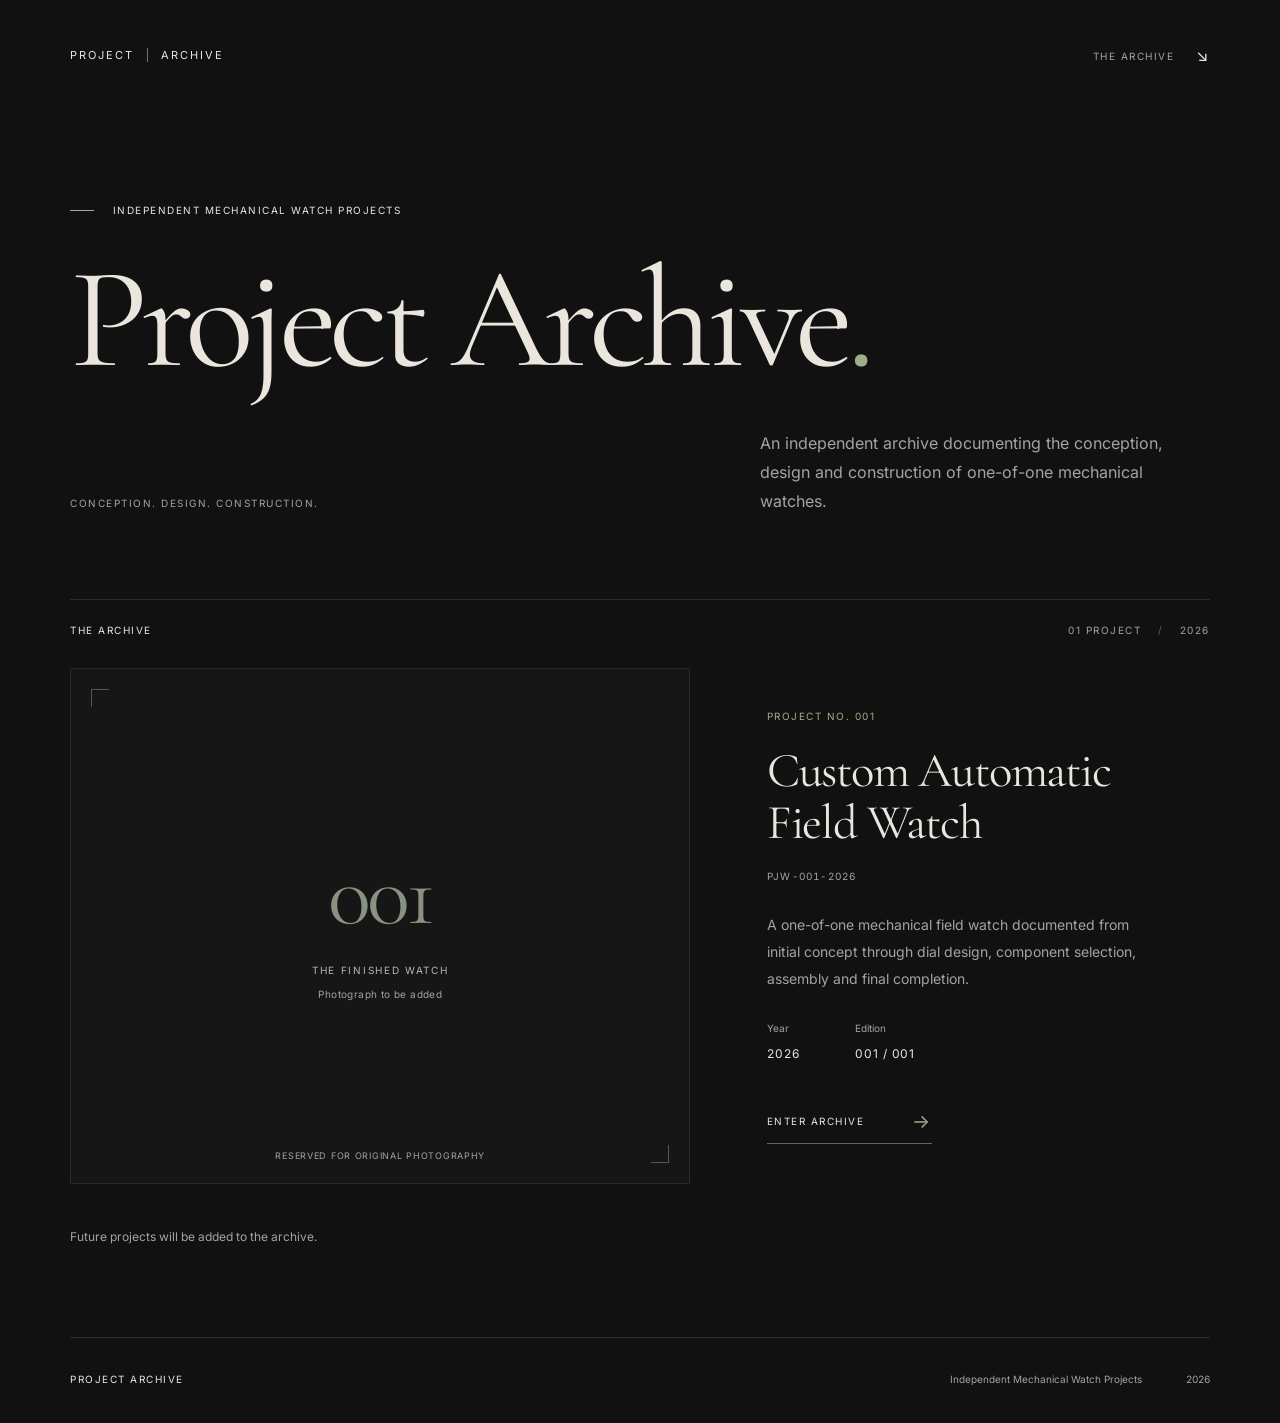
<file: project-archive-v1/index.html>
<!doctype html>
<html lang="en">
  <head>
    <meta charset="utf-8">
    <meta name="viewport" content="width=device-width, initial-scale=1">
    <meta name="color-scheme" content="dark">
    <meta name="theme-color" content="#111111">
    <meta name="description" content="An independent archive documenting the conception, design and construction of one-of-one mechanical watches. Begin with PROJECT No. 001.">
    <title>Project Archive — Independent Mechanical Watch Projects</title>
    <link rel="icon" href="assets/general/favicon.svg" type="image/svg+xml">
    <link rel="stylesheet" href="style.css">
  </head>
  <body class="archive-page">
    <a class="skip-link" href="#main">Skip to content</a>
    <header class="site-header page-width">
      <a class="wordmark" href="./" aria-label="Project Archive home">Project <span>Archive</span></a>
      <nav aria-label="Main navigation"><a class="header-link" href="#archive">The archive <span aria-hidden="true">↘</span></a></nav>
    </header>
    <main id="main" tabindex="-1">
      <section class="archive-intro page-width" aria-labelledby="archive-title">
        <p class="eyebrow"><span class="accent-rule" aria-hidden="true"></span> Independent Mechanical Watch Projects</p>
        <h1 id="archive-title">Project Archive<span class="title-period">.</span></h1>
        <div class="intro-bottom">
          <p class="quiet-label">Conception. Design. Construction.</p>
          <p class="intro-statement">An independent archive documenting the conception, design and construction of one-of-one mechanical watches.</p>
        </div>
      </section>
      <section class="archive-index page-width" id="archive" aria-labelledby="archive-heading">
        <div class="section-bar">
          <h2 class="eyebrow" id="archive-heading">The archive</h2>
          <span class="quiet-label">01 project <span class="bar-separator" aria-hidden="true">/</span> 2026</span>
        </div>
        <article class="project-feature" aria-labelledby="project-title">
          <a class="feature-media-link" href="project-001/" aria-label="Open the PROJECT No. 001 archive">
            <!-- Replace this empty field with an original photograph and descriptive alt text. -->
            <div class="media-slot media-slot--feature">
              <span class="media-corner media-corner--top" aria-hidden="true"></span>
              <div class="media-empty"><span class="media-index">001</span><span class="media-subject">The finished watch</span><span class="media-status">Photograph to be added</span></div>
              <span class="media-corner media-corner--bottom" aria-hidden="true"></span>
              <span class="media-footnote">Reserved for original photography</span>
            </div>
          </a>
          <div class="feature-copy">
            <p class="eyebrow project-marker">PROJECT No. 001</p>
            <h3 id="project-title"><a href="project-001/">Custom Automatic<br class="desktop-break"> Field Watch</a></h3>
            <p class="reference">PJW-001-2026</p>
            <p class="feature-description">A one-of-one mechanical field watch documented from initial concept through dial design, component selection, assembly and final completion.</p>
            <dl class="feature-facts"><div><dt>Year</dt><dd>2026</dd></div><div><dt>Edition</dt><dd>001 / 001</dd></div></dl>
            <a class="text-link" href="project-001/">Enter archive <span aria-hidden="true">→</span></a>
          </div>
        </article>
        <p class="archive-note">Future projects will be added to the archive.</p>
      </section>
    </main>
    <footer class="site-footer page-width"><span class="footer-brand">Project Archive</span><p>Independent Mechanical Watch Projects</p><span class="footer-year">2026</span></footer>
  </body>
</html>
</file>
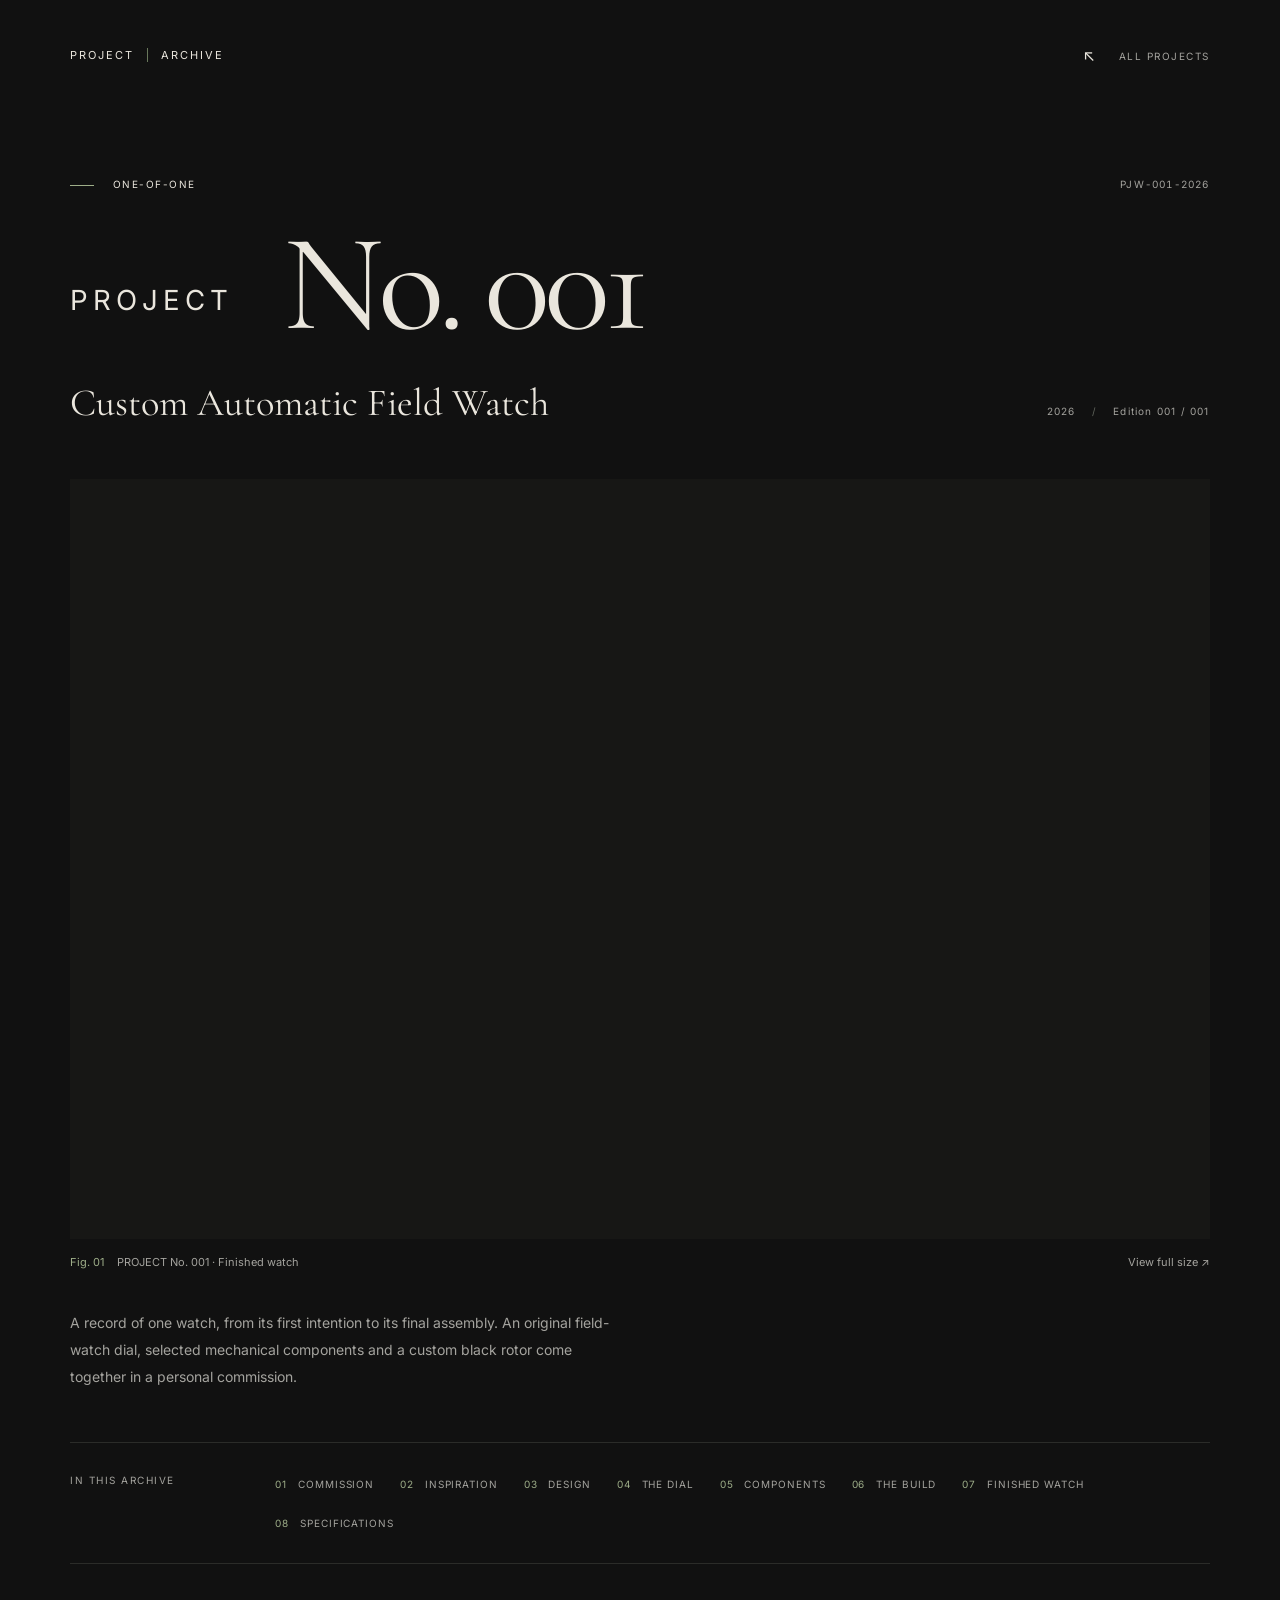
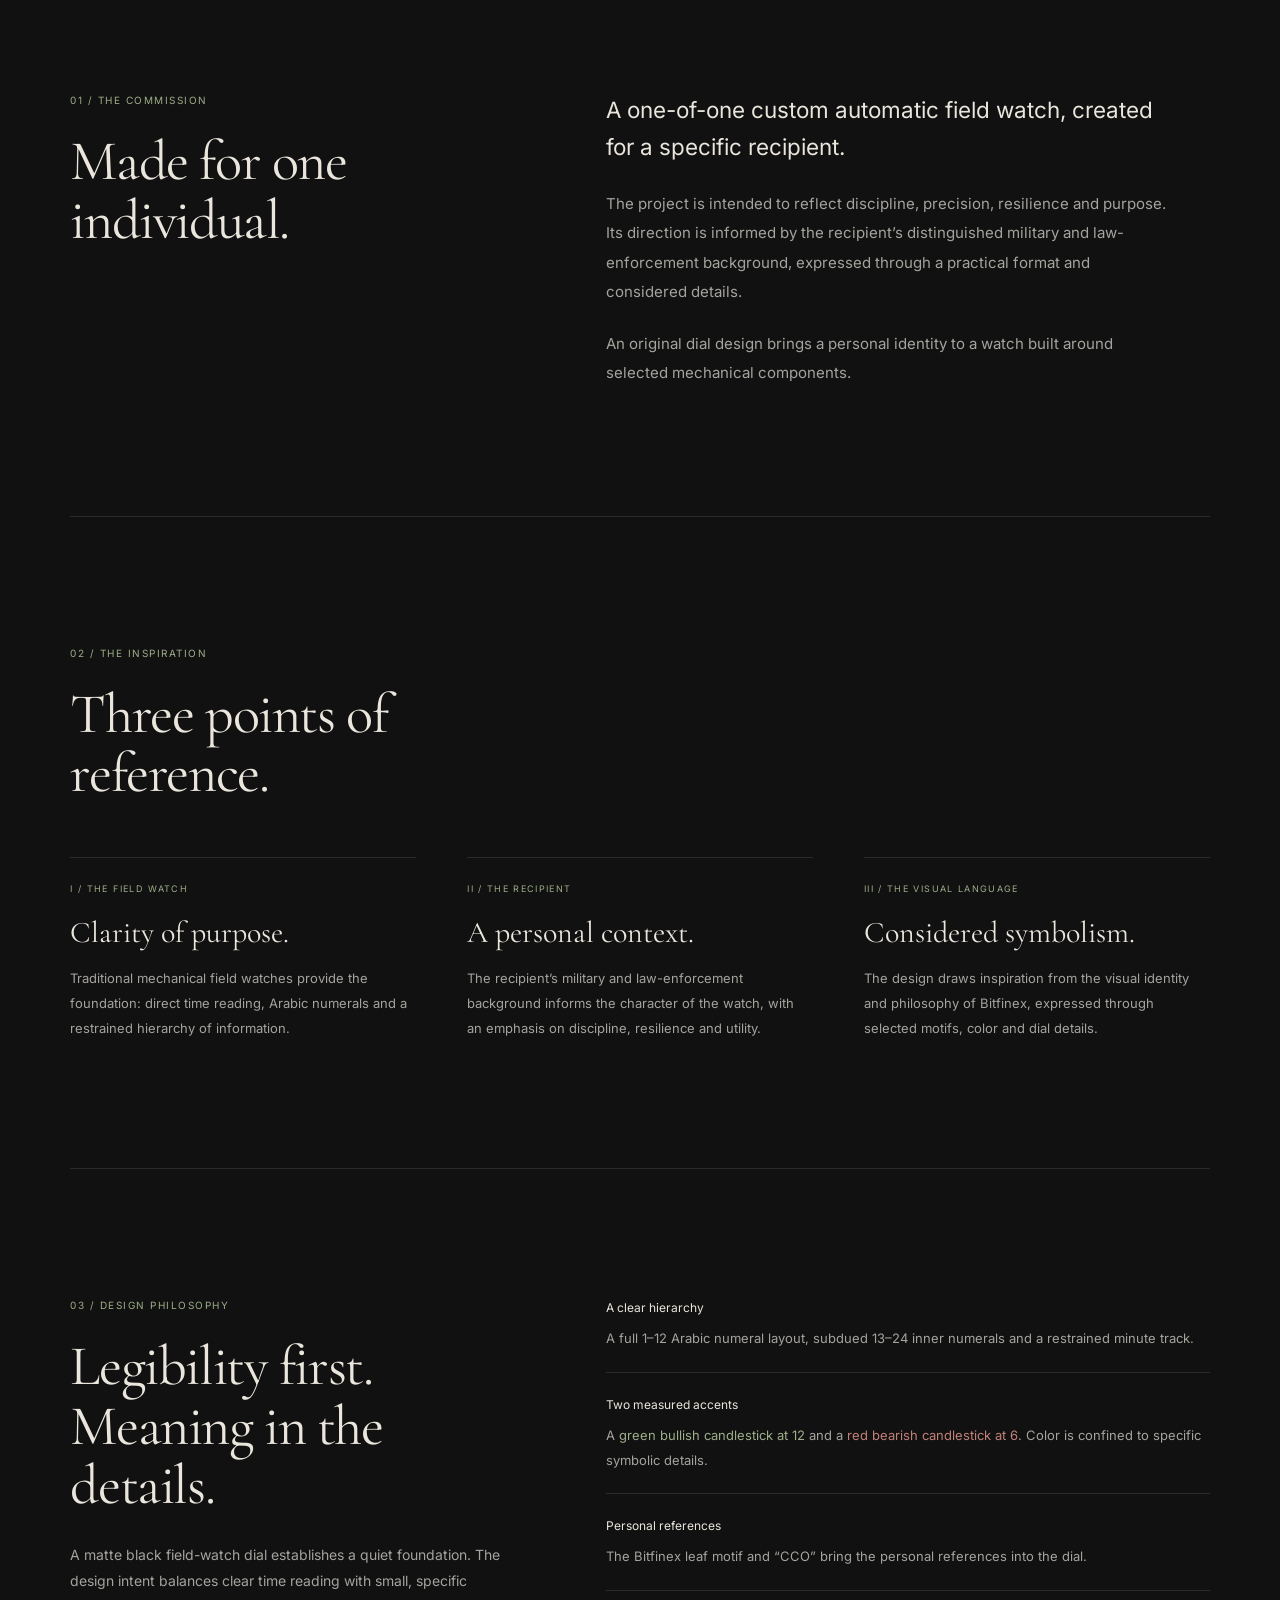
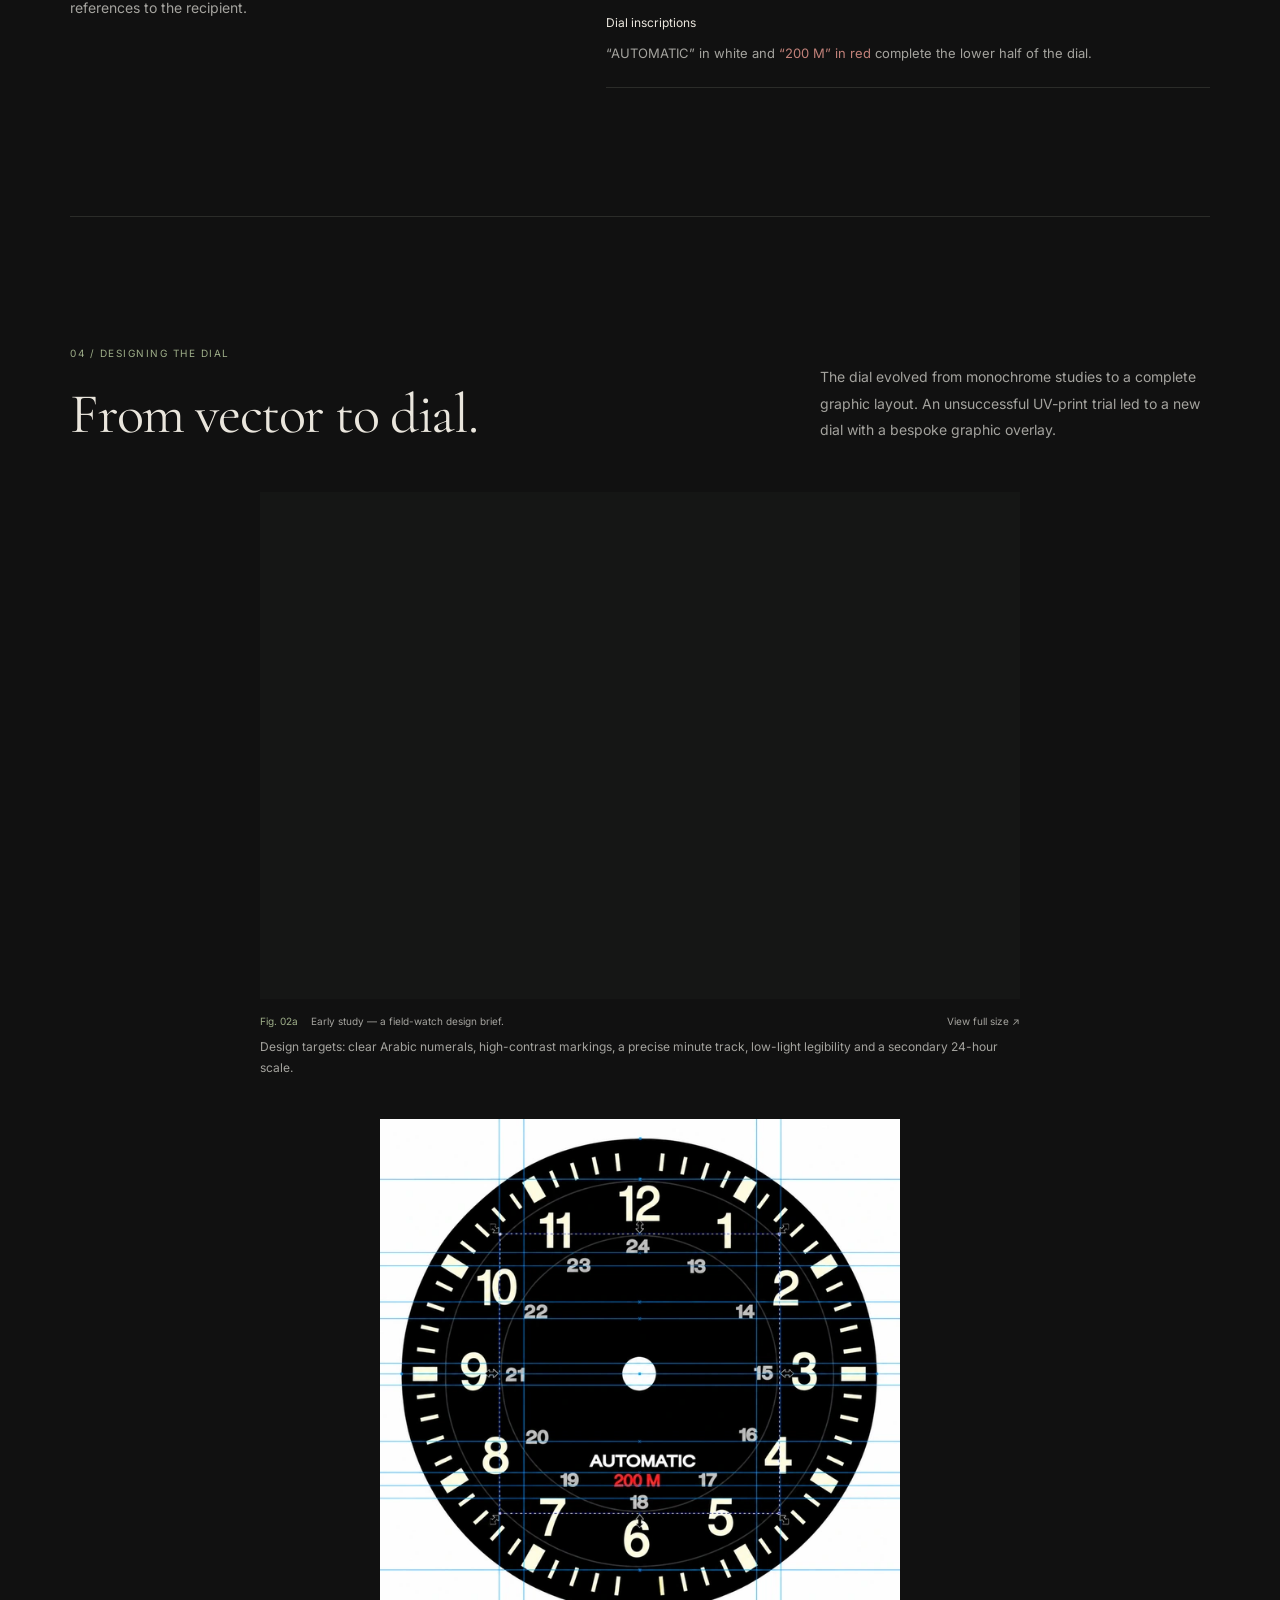
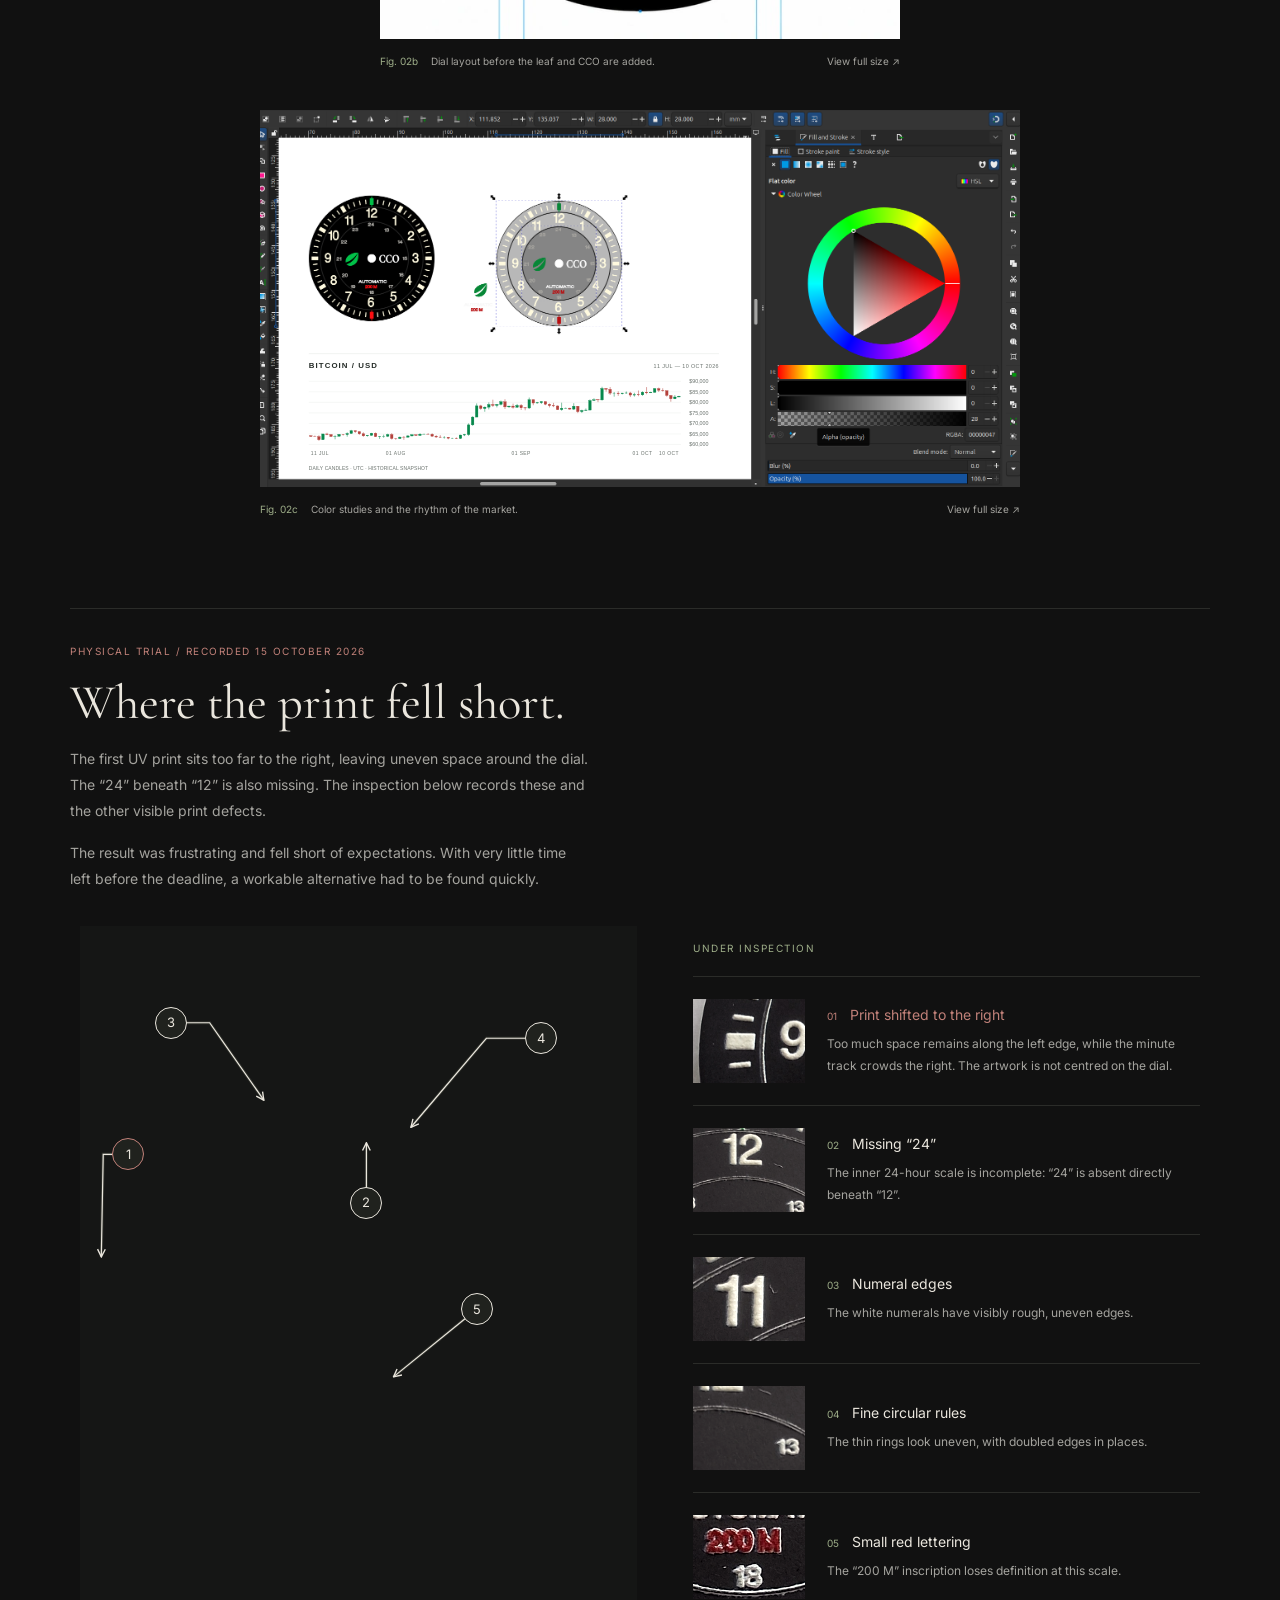
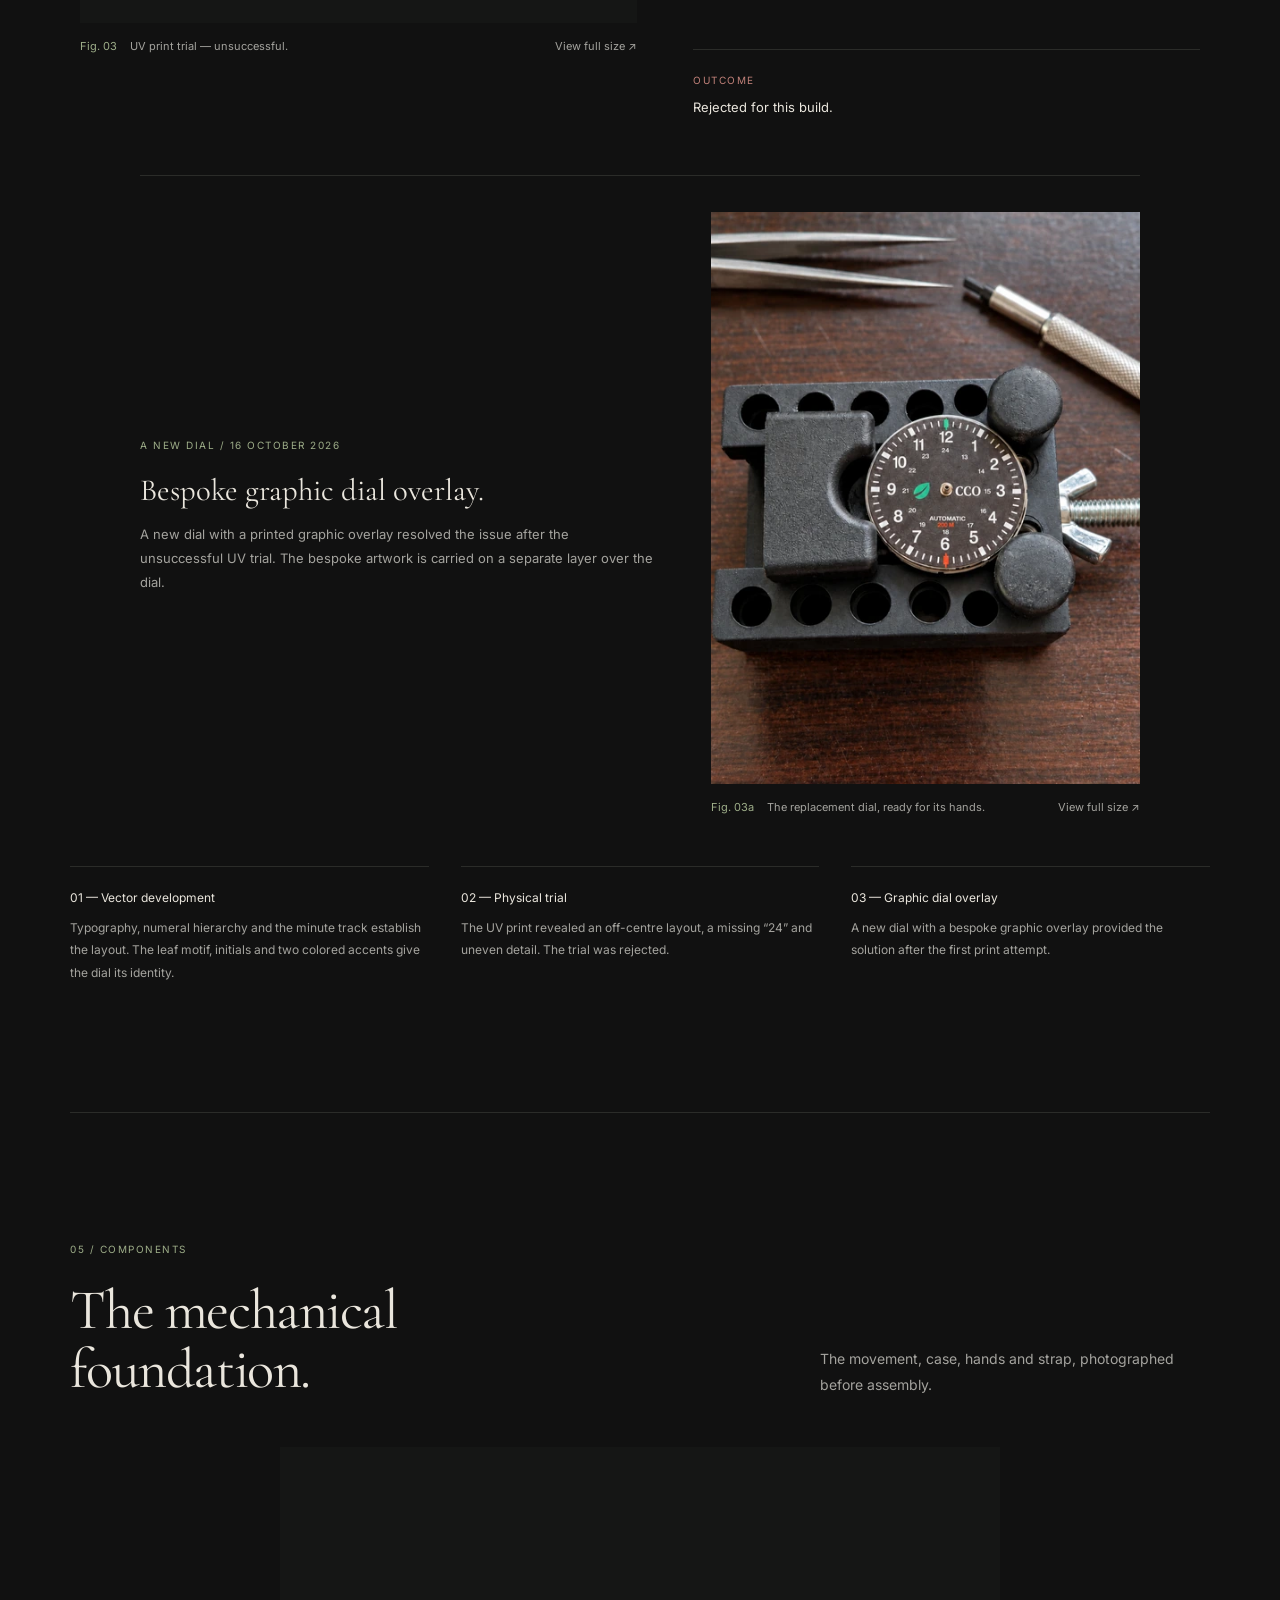
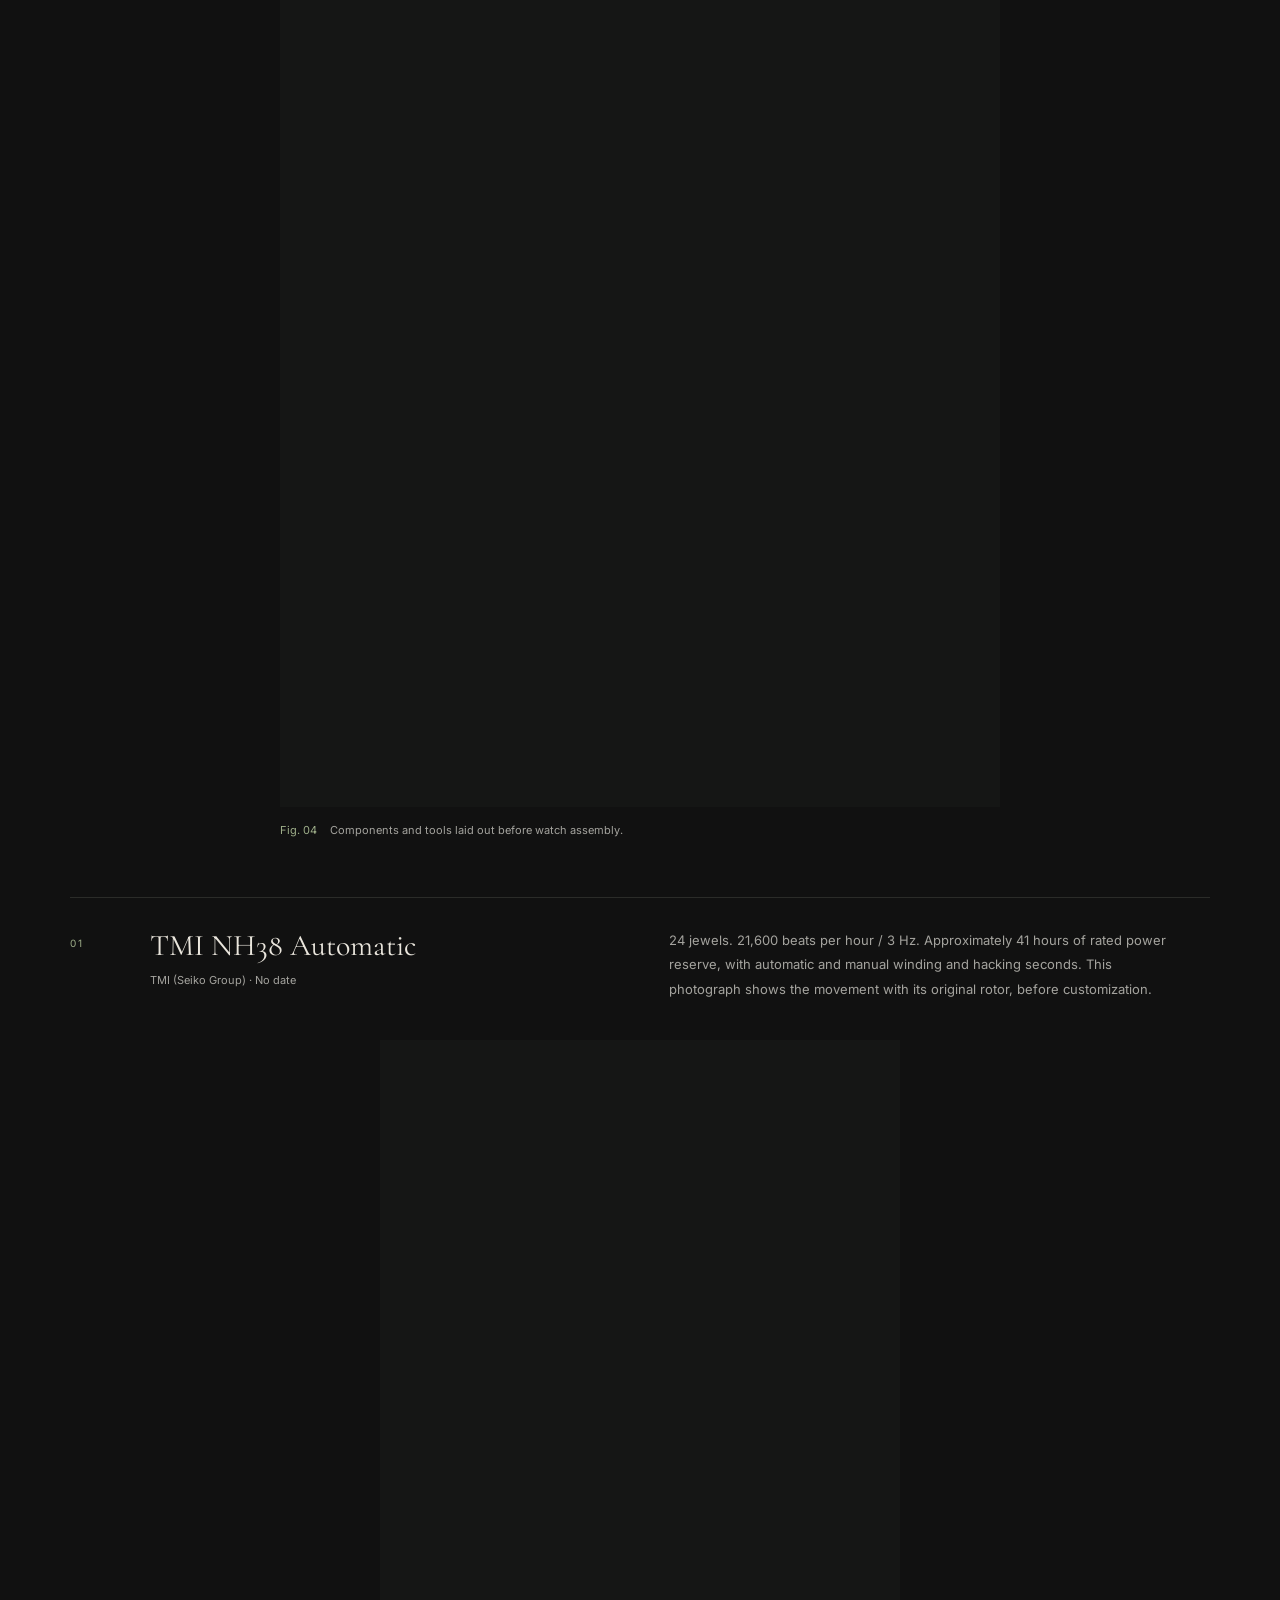
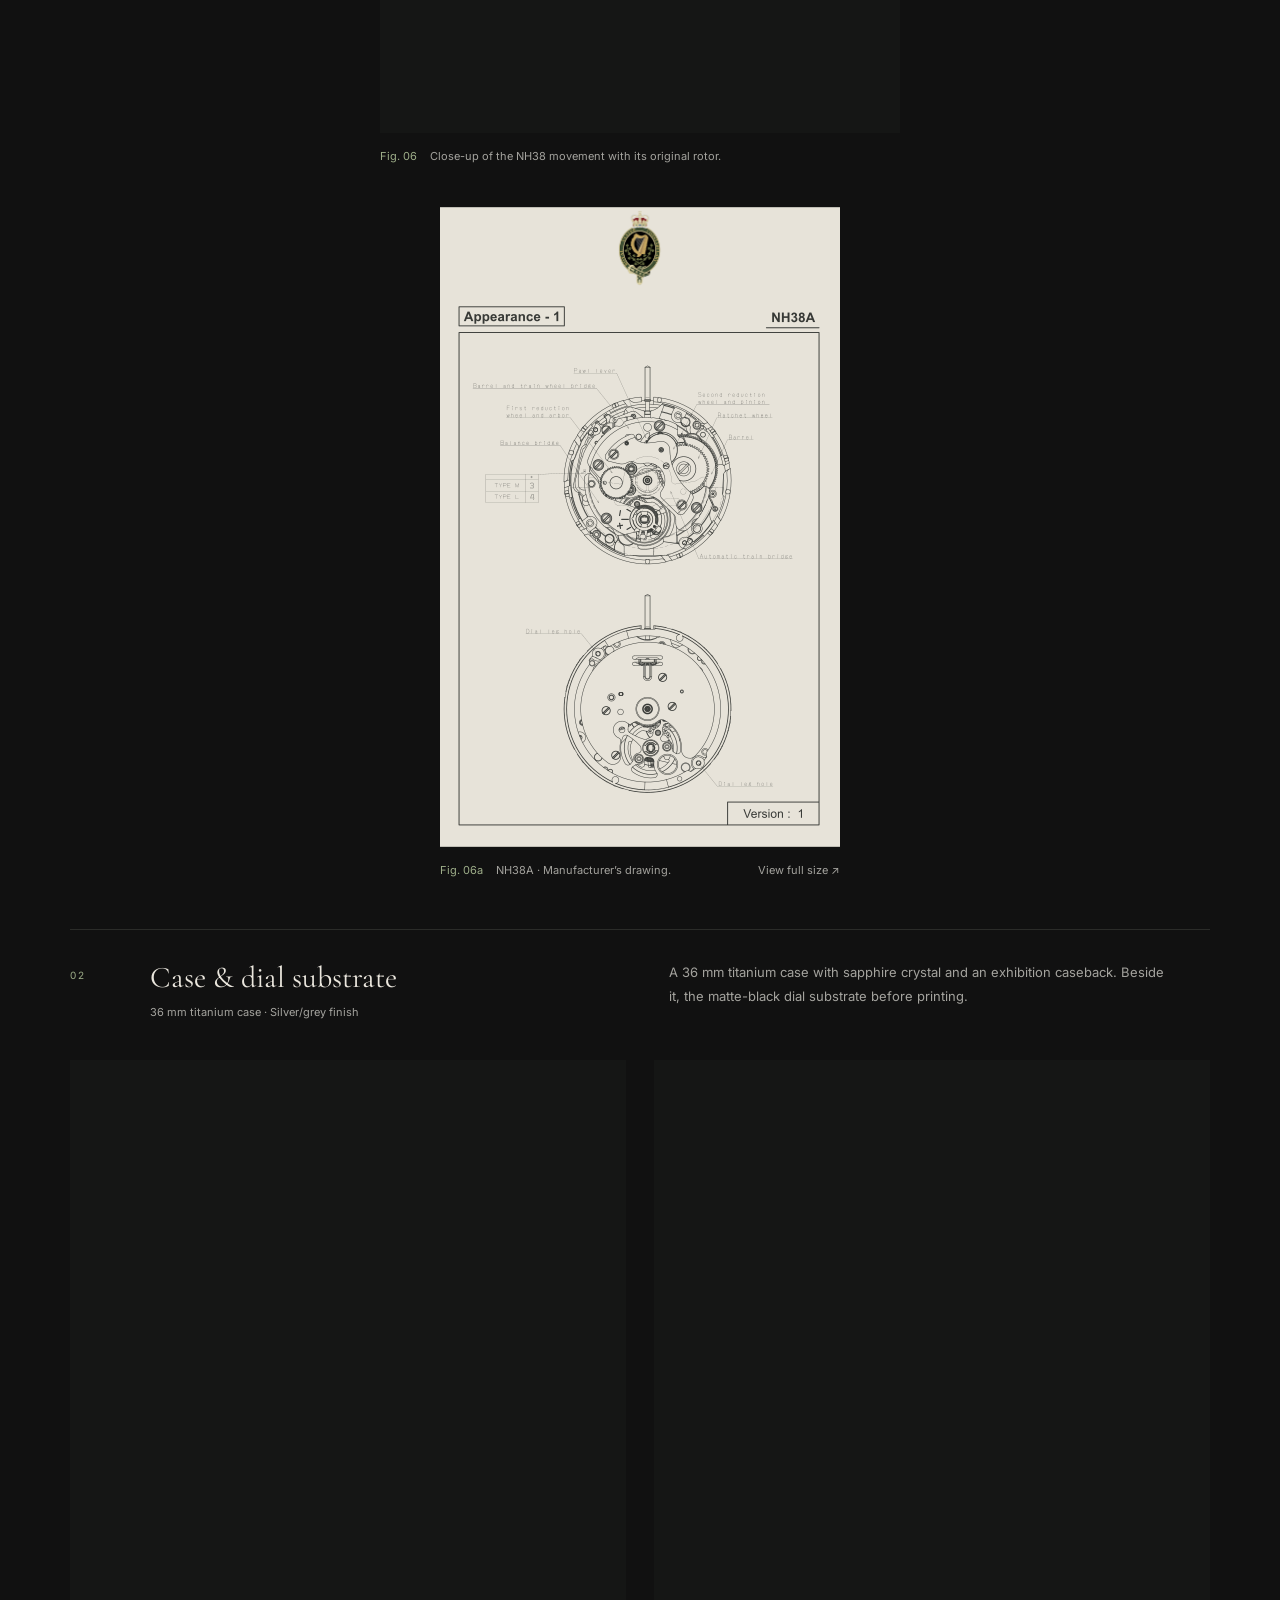
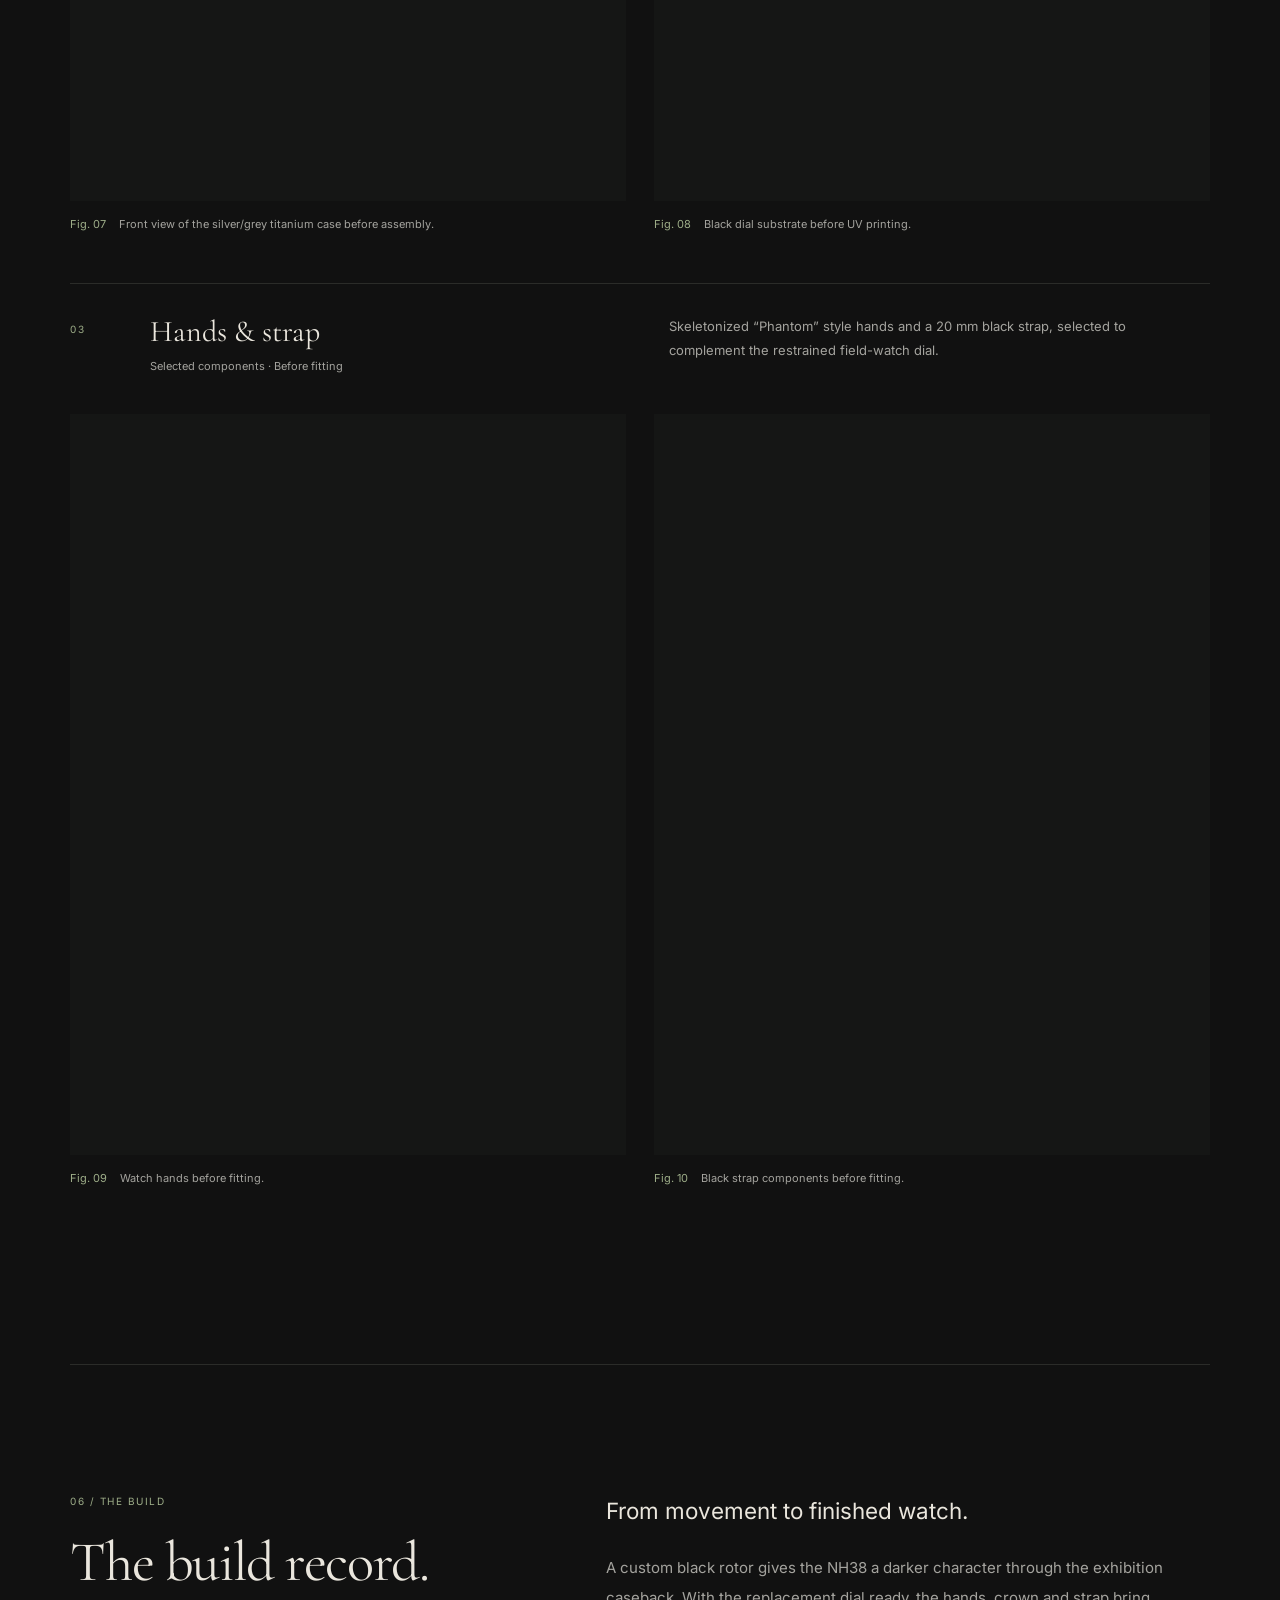
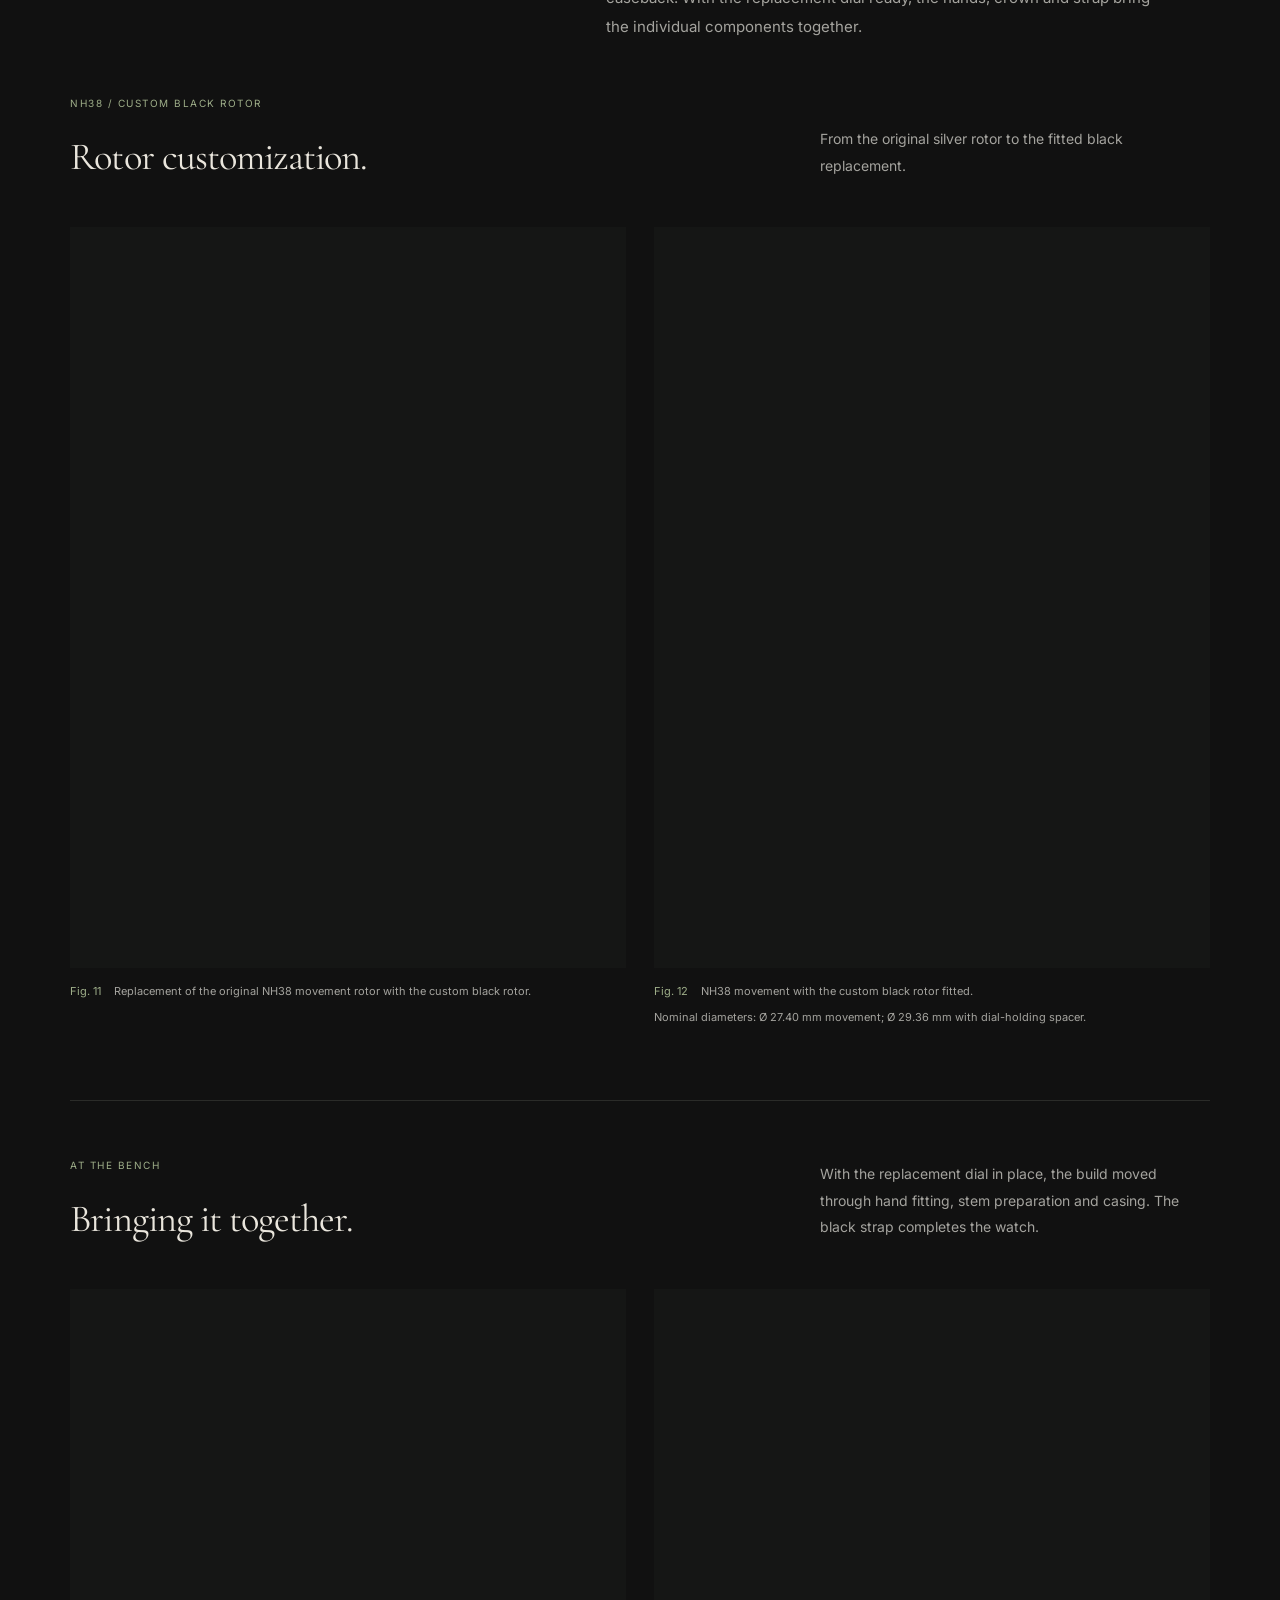
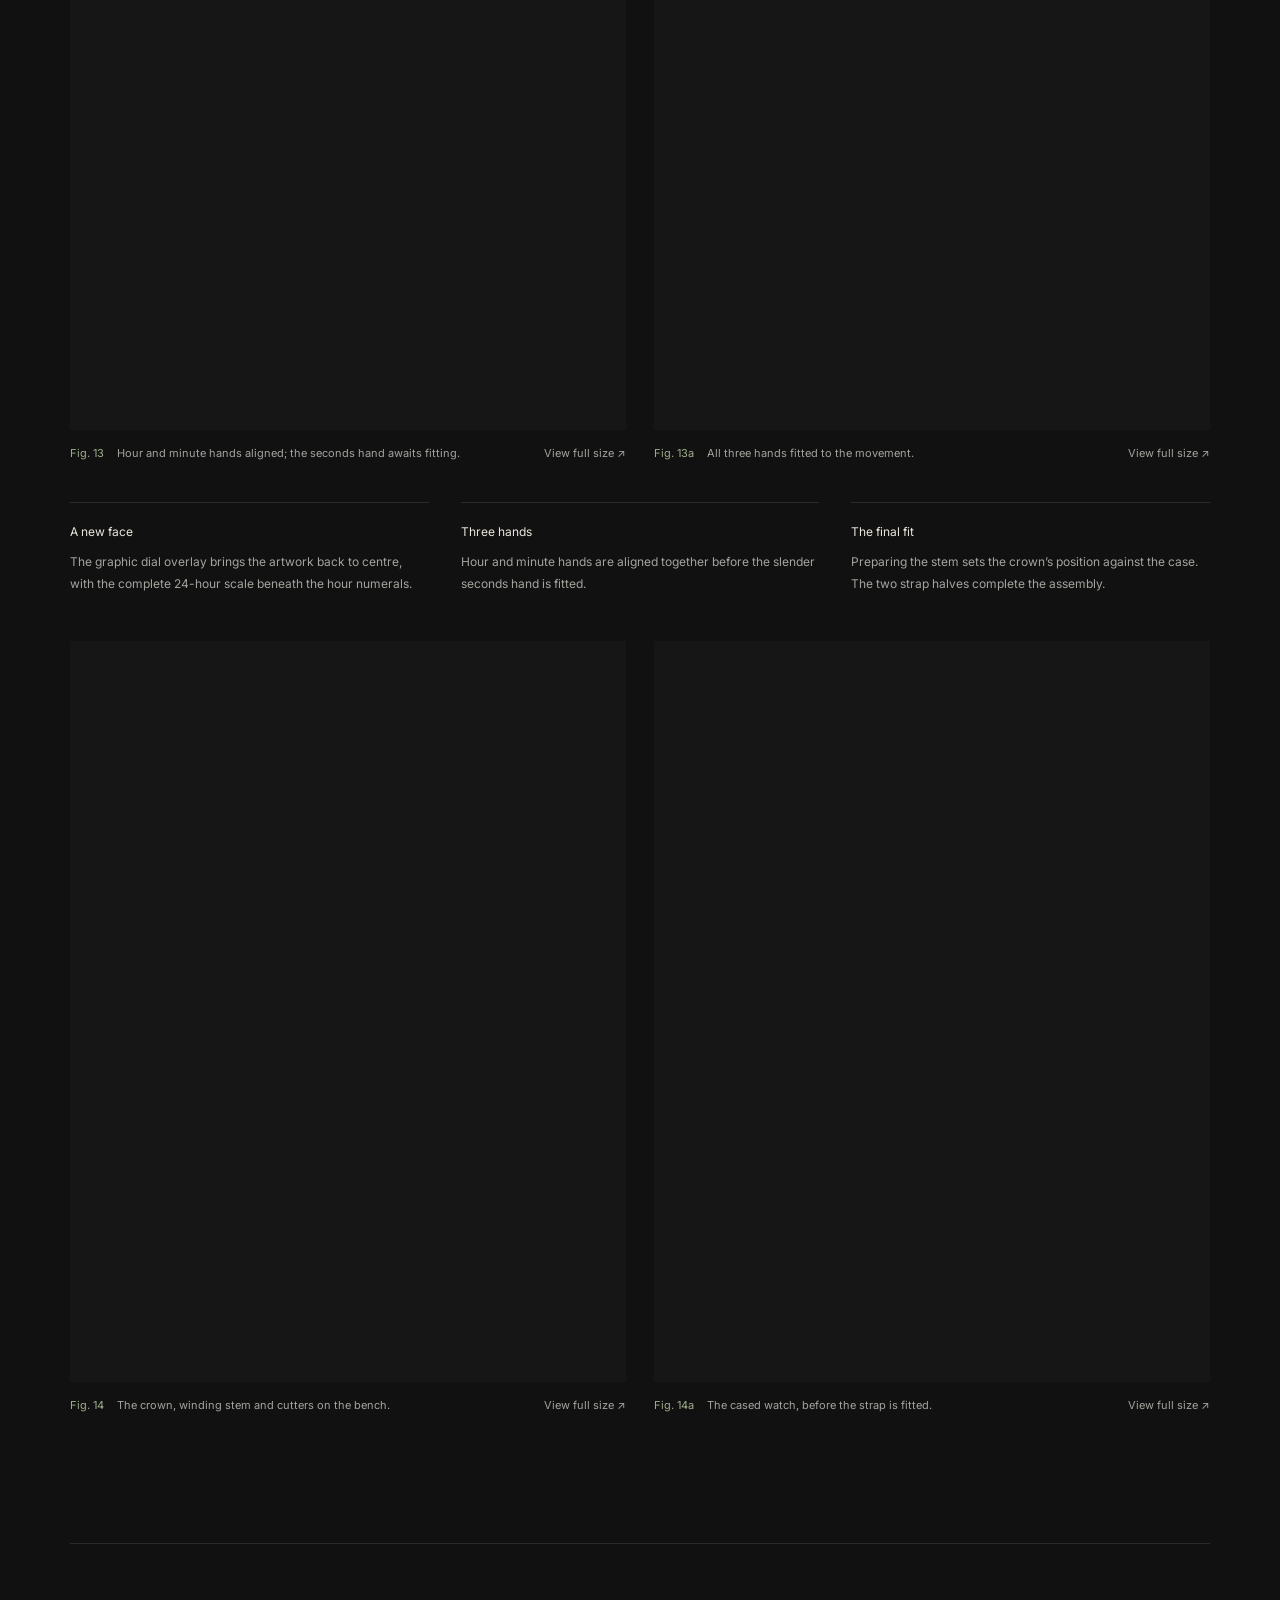
<file: PROJECT-001-website-final/project-001/index.html>
<!doctype html>
<html lang="en">
  <head>
    <meta charset="utf-8">
    <meta name="viewport" content="width=device-width, initial-scale=1">
    <meta name="color-scheme" content="dark">
    <meta name="theme-color" content="#111111">
    <meta name="description" content="PROJECT No. 001: a one-of-one custom automatic field watch, documented from initial concept and dial design through assembly and completion.">
    <title>PROJECT No. 001 — Custom Automatic Field Watch</title>
    <link rel="icon" href="../assets/general/favicon.svg" type="image/svg+xml">
    <link rel="stylesheet" href="../style.css">
  </head>
  <body class="project-page">
    <a class="skip-link" href="#main">Skip to content</a>
    <header class="site-header page-width">
      <a class="wordmark" href="../" aria-label="Project Archive home">Project <span>Archive</span></a>
      <nav aria-label="Main navigation"><a class="header-link" href="../"><span aria-hidden="true">↖</span> All projects</a></nav>
    </header>
    <main id="main" tabindex="-1">
      <article>
        <header class="project-hero page-width">
          <div class="project-overline">
            <p class="eyebrow"><span class="accent-rule" aria-hidden="true"></span> One-of-one</p>
            <p class="reference">PJW-001-2026</p>
          </div>
          <h1><span class="project-word">PROJECT</span> No. 001</h1>
          <div class="hero-subline">
            <p class="project-subtitle">Custom Automatic Field Watch</p>
            <p class="hero-edition">2026 <span class="bar-separator" aria-hidden="true">/</span> Edition 001 / 001</p>
          </div>
          <figure class="hero-figure journal-photo completion-photo " id="finished-watch-hero" data-photo="completion-hero">
                <a class="photo-frame completion-frame photo-link completion-frame--hero" href="../assets/project-001/photos/completion-hero-neutral-1536.webp" target="_blank" rel="noopener" aria-label="View PROJECT No. 001 · Finished watch at full size (opens in a new tab)">
                  <img src="../assets/project-001/photos/completion-hero-neutral-1200.webp" srcset="../assets/project-001/photos/completion-hero-neutral-480.webp 480w, ../assets/project-001/photos/completion-hero-neutral-800.webp 800w, ../assets/project-001/photos/completion-hero-neutral-1200.webp 1200w, ../assets/project-001/photos/completion-hero-neutral-1536.webp 1536w" sizes="(max-width: 436px) calc(100vw - 48px), (max-width: 1600px) 89vw, 1424px" width="1536" height="1024" alt="The completed watch with a matte black dial, green leaf, soft white numerals and skeleton hands in its grey titanium case, on dark stone." fetchpriority="high" decoding="async">
                </a>
                <figcaption><span><span class="figure-number">Fig. 01</span> PROJECT No. 001 · Finished watch</span><a class="caption-status" href="../assets/project-001/photos/completion-hero-neutral-1536.webp" target="_blank" rel="noopener">View full size ↗</a></figcaption>
              </figure>
          <p class="project-context">A record of one watch, from its first intention to its final assembly. An original field-watch dial, selected mechanical components and a custom black rotor come together in a personal commission.</p>
          <nav class="chapter-nav" aria-label="Project chapters">
            <p class="eyebrow">In this archive</p>
            <ol>
              <li><a href="#commission"><span>01</span> Commission</a></li>
              <li><a href="#inspiration"><span>02</span> Inspiration</a></li>
              <li><a href="#design"><span>03</span> Design</a></li>
              <li><a href="#dial"><span>04</span> The dial</a></li>
              <li><a href="#components"><span>05</span> Components</a></li>
              <li><a href="#build"><span>06</span> The build</a></li>
              <li><a href="#finished"><span>07</span> Finished watch</a></li>
              <li><a href="#specifications"><span>08</span> Specifications</a></li>
            </ol>
          </nav>
        </header>
        <div class="page-width">
          <section class="chapter chapter-grid" id="commission" aria-labelledby="commission-title">
            <div><p class="eyebrow chapter-kicker">01 / The commission</p><h2 id="commission-title">Made for one<br> individual.</h2></div>
            <div class="prose">
              <p class="lead">A one-of-one custom automatic field watch, created for a specific recipient.</p>
              <p>The project is intended to reflect discipline, precision, resilience and purpose. Its direction is informed by the recipient’s distinguished military and law-enforcement background, expressed through a practical format and considered details.</p>
              <p>An original dial design brings a personal identity to a watch built around selected mechanical components.</p>
            </div>
          </section>
          <section class="chapter" id="inspiration" aria-labelledby="inspiration-title">
            <p class="eyebrow chapter-kicker">02 / The inspiration</p>
            <h2 id="inspiration-title">Three points of reference.</h2>
            <div class="inspiration-grid">
              <div class="inspiration-item"><p class="quiet-label">I / The field watch</p><h3>Clarity of purpose.</h3><p>Traditional mechanical field watches provide the foundation: direct time reading, Arabic numerals and a restrained hierarchy of information.</p></div>
              <div class="inspiration-item"><p class="quiet-label">II / The recipient</p><h3>A personal context.</h3><p>The recipient’s military and law-enforcement background informs the character of the watch, with an emphasis on discipline, resilience and utility.</p></div>
              <div class="inspiration-item"><p class="quiet-label">III / The visual language</p><h3>Considered symbolism.</h3><p>The design draws inspiration from the visual identity and philosophy of Bitfinex, expressed through selected motifs, color and dial details.</p></div>
            </div>
          </section>
          <section class="chapter chapter-grid" id="design" aria-labelledby="design-title">
            <div>
              <p class="eyebrow chapter-kicker">03 / Design philosophy</p><h2 id="design-title">Legibility first.<br> Meaning in the details.</h2>
              <p class="chapter-lead">A matte black field-watch dial establishes a quiet foundation. The design intent balances clear time reading with small, specific references to the recipient.</p>
            </div>
            <dl class="design-details">
              <div><dt>A clear hierarchy</dt><dd>A full 1–12 Arabic numeral layout, subdued 13–24 inner numerals and a restrained minute track.</dd></div>
              <div><dt>Two measured accents</dt><dd>A <span class="bullish">green bullish candlestick at 12</span> and a <span class="bearish">red bearish candlestick at 6</span>. Color is confined to specific symbolic details.</dd></div>
              <div><dt>Personal references</dt><dd>The Bitfinex leaf motif and “CCO” bring the personal references into the dial.</dd></div>
              <div><dt>Dial inscriptions</dt><dd>“AUTOMATIC” in white and <span class="bearish">“200 M” in red</span> complete the lower half of the dial.</dd></div>
            </dl>
          </section>
          <section class="chapter" id="dial" aria-labelledby="dial-title">
            <div class="chapter-topline">
              <div><p class="eyebrow chapter-kicker">04 / Designing the dial</p><h2 id="dial-title">From vector to dial.</h2></div>
              <p class="chapter-lead">The dial evolved from monochrome studies to a complete graphic layout. An unsuccessful UV-print trial led to a new dial with a bespoke graphic overlay.</p>
            </div>
              <div class="dial-studies">
                <figure class="dial-study" id="dial-layout-study" data-design-study="dial-field-watch-brief">
                  <a class="design-study-link" href="../assets/project-001/design-studies/dial-field-watch-brief-1536.webp" target="_blank" rel="noopener" aria-label="View the field-watch design brief and dial study at full size (opens in a new tab)">
                    <img src="../assets/project-001/design-studies/dial-field-watch-brief-1536.webp"
                      srcset="../assets/project-001/design-studies/dial-field-watch-brief-640.webp 640w, ../assets/project-001/design-studies/dial-field-watch-brief-960.webp 960w, ../assets/project-001/design-studies/dial-field-watch-brief-1536.webp 1536w"
                      sizes="(max-width: 436px) calc(100vw - 48px), (max-width: 854px) 89vw, 760px"
                      width="1536" height="1024" alt="Monochrome dial and smaller case study on ivory paper, with serif numerals, grey accents, a separate Bitfinex leaf and five field-watch design targets." loading="lazy" decoding="async">
                  </a>
                  <figcaption><span><span class="figure-number">Fig. 02a</span> Early study — a field-watch design brief.</span><a class="caption-status" href="../assets/project-001/design-studies/dial-field-watch-brief-1536.webp" target="_blank" rel="noopener">View full size ↗</a><span class="study-brief">Design targets: clear Arabic numerals, high-contrast markings, a precise minute track, low-light legibility and a secondary 24-hour scale.</span></figcaption>
                </figure>
                <figure class="dial-study dial-study--compact" id="dial-alignment-study" data-design-study="dial-alignment-closeup">
                  <a class="design-study-link" href="../assets/project-001/design-studies/dial-alignment-closeup-1254.webp" target="_blank" rel="noopener" aria-label="View the dial artwork close-up at full size (opens in a new tab)">
                    <img src="../assets/project-001/design-studies/dial-alignment-closeup-1254.webp"
                      srcset="../assets/project-001/design-studies/dial-alignment-closeup-640.webp 640w, ../assets/project-001/design-studies/dial-alignment-closeup-960.webp 960w, ../assets/project-001/design-studies/dial-alignment-closeup-1254.webp 1254w"
                      sizes="(max-width: 436px) calc(86vw - 41.28px), (max-width: 679px) 76.54vw, 520px"
                      width="1254" height="1254" alt="Close-up of the black dial artwork on a white background, before the leaf and CCO are added. Cream hour numerals and markers, grey 24-hour numerals, white AUTOMATIC and red 200 M inscriptions remain visible with blue alignment guides." loading="lazy" decoding="async">
                  </a>
                  <figcaption><span><span class="figure-number">Fig. 02b</span> Dial layout before the leaf and CCO are added.</span><a class="caption-status" href="../assets/project-001/design-studies/dial-alignment-closeup-1254.webp" target="_blank" rel="noopener">View full size ↗</a></figcaption>
                </figure>
                <figure class="dial-study" id="dial-color-study" data-design-study="dial-color-bitcoin">
                  <a class="design-study-link" href="../assets/project-001/design-studies/dial-color-bitcoin-2026-10-10-journal.svg" target="_blank" rel="noopener" aria-label="View the dial color study and Bitcoin chart at full size (opens in a new tab)">
                    <img src="../assets/project-001/design-studies/dial-color-bitcoin-2026-10-10-journal.svg"
                      width="1838" height="913" alt="Two dial color studies above a green and red Bitcoin/USD candlestick chart covering 11 July–10 October 2026." loading="lazy" decoding="async">
                  </a>
                  <figcaption><span><span class="figure-number">Fig. 02c</span> Color studies and the rhythm of the market.</span><a class="caption-status" href="../assets/project-001/design-studies/dial-color-bitcoin-2026-10-10-journal.svg" target="_blank" rel="noopener">View full size ↗</a></figcaption>
                </figure>
              </div>
            <section class="print-inspection" id="uv-print-trial" aria-labelledby="print-inspection-title">
              <header class="print-inspection-heading">
                <p class="eyebrow">Physical trial / Recorded <time datetime="2026-10-15">15 October 2026</time></p>
                <h3 id="print-inspection-title">Where the print fell short.</h3>
                <p>The first UV print sits too far to the right, leaving uneven space around the dial. The “24” beneath “12” is also missing. The inspection below records these and the other visible print defects.</p>
                <p>The result was frustrating and fell short of expectations. With very little time left before the deadline, a workable alternative had to be found quickly.</p>
              </header>
              <div class="print-inspection-grid">
                <figure class="journal-photo" data-photo="uv-print-failed-2026-10-15">
                  <a class="photo-frame photo-link print-inspection-photo" href="../assets/project-001/photos/uv-print-failed-2026-10-15-original.jpg" target="_blank" rel="noopener" aria-label="Inspect the unchanged original photograph of the failed UV print (opens in a new tab)" aria-describedby="print-observations">
                    <img src="../assets/project-001/photos/uv-print-failed-2026-10-15-documentary-960.webp"
                      srcset="../assets/project-001/photos/uv-print-failed-2026-10-15-documentary-480.webp 480w, ../assets/project-001/photos/uv-print-failed-2026-10-15-documentary-960.webp 960w, ../assets/project-001/photos/uv-print-failed-2026-10-15-documentary-1440.webp 1440w"
                      sizes="(max-width: 436px) calc(100vw - 48px), (max-width: 652px) 89vw, (max-width: 900px) 580px, (max-width: 1258px) calc(46.619vw - 29.334px), 558px"
                      width="1440" height="2560" alt="Original photograph of the unsuccessful UV-printed dial on paper. Numbered arrows identify the right-shifted print and excess space at the left edge, the missing 24 beneath 12, rough white numerals, uneven fine circular rules and poorly defined red 200 M lettering." loading="lazy" decoding="async">
                    <!-- Leaders align with the original upright image in a 4:5 viewport, object-position: center 80%. -->
                    <svg class="print-leaders" viewBox="0 0 1440 1800" aria-hidden="true" focusable="false">
                      <defs><marker id="print-arrow" viewBox="0 0 10 10" refX="9" refY="5" markerWidth="25" markerHeight="25" markerUnits="userSpaceOnUse" orient="auto"><path d="M 1 1 L 9 5 L 1 9" fill="none" stroke="#eae6dd" stroke-width="1.4"/></marker></defs>
                      <g class="print-leader-shadow"><path d="M 125 590 H 60 L 55 855"/><path d="M 740 715 V 560"/><path d="M 235 250 H 335 L 475 450"/><path d="M 1190 290 H 1050 L 855 520"/><path d="M 1025 990 L 810 1165"/></g>
                      <g class="print-leader-lines" marker-end="url(#print-arrow)"><path d="M 125 590 H 60 L 55 855"/><path d="M 740 715 V 560"/><path d="M 235 250 H 335 L 475 450"/><path d="M 1190 290 H 1050 L 855 520"/><path d="M 1025 990 L 810 1165"/></g>
                    </svg>
                    <span class="print-marker print-marker--one" aria-hidden="true">1</span>
                    <span class="print-marker print-marker--two" aria-hidden="true">2</span>
                    <span class="print-marker print-marker--three" aria-hidden="true">3</span>
                    <span class="print-marker print-marker--four" aria-hidden="true">4</span>
                    <span class="print-marker print-marker--five" aria-hidden="true">5</span>
                  </a>
                  <figcaption>
                    <span><span class="figure-number">Fig. 03</span> UV print trial — unsuccessful.</span>
                    <a href="../assets/project-001/photos/uv-print-failed-2026-10-15-original.jpg" target="_blank" rel="noopener">View full size ↗</a>
                  </figcaption>
                </figure>
                <div class="print-observations">
                  <p class="eyebrow">Under inspection</p>
                  <ol id="print-observations">
                    <li class="print-observation--primary">
                      <svg class="print-detail" viewBox="0 1350 300 225" aria-hidden="true" focusable="false"><image href="../assets/project-001/photos/uv-print-failed-2026-10-15-documentary-1440.webp" width="1440" height="2560"/></svg>
                      <div><h4><span>01</span> Print shifted to the right</h4><p>Too much space remains along the left edge, while the minute track crowds the right. The artwork is not centred on the dial.</p></div>
                    </li>
                    <li>
                      <svg class="print-detail" viewBox="590 965 320 240" aria-hidden="true" focusable="false"><image href="../assets/project-001/photos/uv-print-failed-2026-10-15-documentary-1440.webp" width="1440" height="2560"/></svg>
                      <div><h4><span>02</span> Missing “24”</h4><p>The inner 24-hour scale is incomplete: “24” is absent directly beneath “12”.</p></div>
                    </li>
                    <li>
                      <svg class="print-detail" viewBox="420 1010 200 150" aria-hidden="true" focusable="false"><image href="../assets/project-001/photos/uv-print-failed-2026-10-15-documentary-1440.webp" width="1440" height="2560"/></svg>
                      <div><h4><span>03</span> Numeral edges</h4><p>The white numerals have visibly rough, uneven edges.</p></div>
                    </li>
                    <li>
                      <svg class="print-detail" viewBox="680 1060 240 180" aria-hidden="true" focusable="false"><image href="../assets/project-001/photos/uv-print-failed-2026-10-15-documentary-1440.webp" width="1440" height="2560"/></svg>
                      <div><h4><span>04</span> Fine circular rules</h4><p>The thin rings look uneven, with doubled edges in places.</p></div>
                    </li>
                    <li>
                      <svg class="print-detail" viewBox="640 1730 200 150" aria-hidden="true" focusable="false"><image href="../assets/project-001/photos/uv-print-failed-2026-10-15-documentary-1440.webp" width="1440" height="2560"/></svg>
                      <div><h4><span>05</span> Small red lettering</h4><p>The “200 M” inscription loses definition at this scale.</p></div>
                    </li>
                  </ol>
                  <p class="trial-verdict"><span class="eyebrow">Outcome</span>Rejected for this build.</p>
                </div>
              </div>
            </section>
            <div class="dial-next-step">
              <div class="dial-trial-record">
                <p class="eyebrow">A new dial / 16 October 2026</p>
                <h3>Bespoke graphic dial overlay.</h3>
                <p>A new dial with a printed graphic overlay resolved the issue after the unsuccessful UV trial. The bespoke artwork is carried on a separate layer over the dial.</p>
              </div>
              <figure class="journal-photo completion-photo " id="dial-overlay" data-photo="completion-overlay">
                <a class="photo-frame completion-frame photo-link" href="../assets/project-001/photos/completion-overlay-1086.webp" target="_blank" rel="noopener" aria-label="View The replacement dial, ready for its hands. at full size (opens in a new tab)">
                  <img src="../assets/project-001/photos/completion-overlay-800.webp" srcset="../assets/project-001/photos/completion-overlay-480.webp 480w, ../assets/project-001/photos/completion-overlay-800.webp 800w, ../assets/project-001/photos/completion-overlay-1086.webp 1086w" sizes="(max-width: 436px) calc(100vw - 48px), 430px" width="1086" height="1448" alt="The new graphic dial overlay on the movement in a black holder, before hand fitting; the full 24-hour scale and centered minute track are visible." loading="lazy" decoding="async">
                </a>
                <figcaption><span><span class="figure-number">Fig. 03a</span> The replacement dial, ready for its hands.</span><a class="caption-status" href="../assets/project-001/photos/completion-overlay-1086.webp" target="_blank" rel="noopener">View full size ↗</a></figcaption>
              </figure>
            </div>
            <dl class="stage-list">
              <div><dt>01 — Vector development</dt><dd>Typography, numeral hierarchy and the minute track establish the layout. The leaf motif, initials and two colored accents give the dial its identity.</dd></div>
              <div><dt>02 — Physical trial</dt><dd>The UV print revealed an off-centre layout, a missing “24” and uneven detail. The trial was rejected.</dd></div>
              <div><dt>03 — Graphic dial overlay</dt><dd>A new dial with a bespoke graphic overlay provided the solution after the first print attempt.</dd></div>
            </dl>
          </section>
          <section class="chapter" id="components" aria-labelledby="components-title">
            <div class="chapter-topline">
              <div><p class="eyebrow chapter-kicker">05 / Components</p><h2 id="components-title">The mechanical foundation.</h2></div>
              <p class="chapter-lead">The movement, case, hands and strap, photographed before assembly.</p>
            </div>
              <figure class="journal-photo journal-photo--lead journal-photo--lead-portrait" data-photo="01-leather">
                <div class="photo-frame">
                  <img src="../assets/project-001/photos/01-components-charcoal-leather-960.webp"
                    srcset="../assets/project-001/photos/01-components-charcoal-leather-480.webp 480w, ../assets/project-001/photos/01-components-charcoal-leather-720.webp 720w, ../assets/project-001/photos/01-components-charcoal-leather-960.webp 960w"
                    sizes="(max-width: 436px) calc(100vw - 48px), (max-width: 809px) 89vw, 720px"
                    width="960" height="1280"
                    alt="Watch case, exhibition caseback, movement with its original rotor, black strap sections, small fittings and tools on dark leather." loading="lazy" decoding="async">
                </div>
                <figcaption><span><span class="figure-number">Fig. 04</span> Components and tools laid out before watch assembly.</span></figcaption>
              </figure>
            <div class="component-list">
              <div class="component-group">
                <div class="component"><span class="component-number">01</span><div><h3>TMI NH38 Automatic</h3><p class="component-subtitle">TMI (Seiko Group) · No date</p></div><p>24 jewels. 21,600 beats per hour / 3 Hz. Approximately 41 hours of rated power reserve, with automatic and manual winding and hacking seconds. This photograph shows the movement with its original rotor, before customization.</p></div>
                <div class="media-pair component-photos component-photos--single">
              <figure class="journal-photo" id="movement-detail" data-photo="03-retouched">
                <div class="photo-frame">
                  <img src="../assets/project-001/photos/03-nh38-movement-retouched-960.webp"
                    srcset="../assets/project-001/photos/03-nh38-movement-retouched-480.webp 480w, ../assets/project-001/photos/03-nh38-movement-retouched-720.webp 720w, ../assets/project-001/photos/03-nh38-movement-retouched-960.webp 960w"
                    sizes="(max-width: 436px) calc(100vw - 48px), (max-width: 584px) 89vw, 520px"
                    width="960" height="1280"
                    alt="Close-up of the NH38 movement on a textured black holder, with its original silver rotor, balance wheel and gears." loading="lazy" decoding="async">
                </div>
                <figcaption><span><span class="figure-number">Fig. 06</span> Close-up of the NH38 movement with its original rotor.</span></figcaption>
              </figure>
              <figure class="movement-reference" id="movement-reference" data-technical-reference="nh38-appearance-1">
                <a class="design-study-link" href="../assets/project-001/technical-references/nh38-appearance-1-ruc.svg" target="_blank" rel="noopener" aria-label="View the NH38A movement drawing at full size (opens in a new tab)">
                  <img src="../assets/project-001/technical-references/nh38-appearance-1-ruc-800.webp"
                    srcset="../assets/project-001/technical-references/nh38-appearance-1-ruc-400.webp 400w, ../assets/project-001/technical-references/nh38-appearance-1-ruc-800.webp 800w, ../assets/project-001/technical-references/nh38-appearance-1-ruc-1200.webp 1200w"
                    sizes="(max-width: 436px) calc(80vw - 38.4px), (max-width: 561px) 71.2vw, 400px"
                    width="800" height="1279"
                    alt="Royal Ulster Constabulary crown-and-harp badge above the NH38A movement drawing, showing both sides of the movement and its component labels in charcoal on ivory."
                    loading="lazy" decoding="async">
                </a>
                <figcaption>
                  <span><span class="figure-number">Fig. 06a</span> NH38A · Manufacturer’s drawing.</span>
                  <a class="caption-status" href="../assets/project-001/technical-references/nh38-appearance-1-ruc.svg" target="_blank" rel="noopener">View full size ↗</a>
                </figcaption>
              </figure>
                </div>
              </div>
              <div class="component-group">
                <div class="component"><span class="component-number">02</span><div><h3>Case &amp; dial substrate</h3><p class="component-subtitle">36 mm titanium case · Silver/grey finish</p></div><p>A 36 mm titanium case with sapphire crystal and an exhibition caseback. Beside it, the matte-black dial substrate before printing.</p></div>
                <div class="media-pair component-photos">
              <figure class="journal-photo" data-photo="05-stone">
                <div class="photo-frame">
                  <img src="../assets/project-001/photos/05-titanium-case-stone-960.webp"
                    srcset="../assets/project-001/photos/05-titanium-case-stone-480.webp 480w, ../assets/project-001/photos/05-titanium-case-stone-720.webp 720w, ../assets/project-001/photos/05-titanium-case-stone-960.webp 960w"
                    sizes="(max-width: 436px) calc(100vw - 48px), (max-width: 760px) 89vw, (max-width: 1600px) calc((89vw - 28px) / 2), 698px"
                    width="960" height="1278"
                    alt="Empty silver-grey watch case with its crown to the right on a round black holder, surrounded by charcoal stone." loading="lazy" decoding="async">
                </div>
                <figcaption><span><span class="figure-number">Fig. 07</span> Front view of the silver/grey titanium case before assembly.</span></figcaption>
              </figure>
              <figure class="journal-photo" id="blank-dial" data-photo="08-cleaned">
                <div class="photo-frame">
                  <img src="../assets/project-001/photos/08-blank-dial-dust-cleaned-960.webp"
                    srcset="../assets/project-001/photos/08-blank-dial-dust-cleaned-480.webp 480w, ../assets/project-001/photos/08-blank-dial-dust-cleaned-720.webp 720w, ../assets/project-001/photos/08-blank-dial-dust-cleaned-960.webp 960w"
                    sizes="(max-width: 436px) calc(100vw - 48px), (max-width: 760px) 89vw, (max-width: 1600px) calc((89vw - 28px) / 2), 698px"
                    width="960" height="1280"
                    alt="Unprinted matte-black dial disc with a central hole and small left-edge notch on a light-grey textured surface." loading="lazy" decoding="async">
                </div>
                <figcaption><span><span class="figure-number">Fig. 08</span> Black dial substrate before UV printing.</span></figcaption>
              </figure>
                </div>
              </div>
              <div class="component-group">
                <div class="component"><span class="component-number">03</span><div><h3>Hands &amp; strap</h3><p class="component-subtitle">Selected components · Before fitting</p></div><p>Skeletonized “Phantom” style hands and a 20 mm black strap, selected to complement the restrained field-watch dial.</p></div>
                <div class="media-pair component-photos">
              <figure class="journal-photo" data-photo="09-lighting">
                <div class="photo-frame">
                  <img src="../assets/project-001/photos/09-watch-hands-lighting-940.webp"
                    srcset="../assets/project-001/photos/09-watch-hands-lighting-480.webp 480w, ../assets/project-001/photos/09-watch-hands-lighting-720.webp 720w, ../assets/project-001/photos/09-watch-hands-lighting-940.webp 940w"
                    sizes="(max-width: 436px) calc(100vw - 48px), (max-width: 760px) 89vw, (max-width: 1600px) calc((89vw - 28px) / 2), 698px"
                    width="940" height="1673"
                    alt="Two pale skeletonized watch hands and a slender seconds hand on a dark textured support." loading="lazy" decoding="async">
                </div>
                <figcaption><span><span class="figure-number">Fig. 09</span> Watch hands before fitting.</span></figcaption>
              </figure>
              <figure class="journal-photo" data-photo="10-lighting">
                <div class="photo-frame">
                  <img src="../assets/project-001/photos/10-strap-lighting-960.webp"
                    srcset="../assets/project-001/photos/10-strap-lighting-480.webp 480w, ../assets/project-001/photos/10-strap-lighting-720.webp 720w, ../assets/project-001/photos/10-strap-lighting-960.webp 960w"
                    sizes="(max-width: 436px) calc(100vw - 48px), (max-width: 760px) 89vw, (max-width: 1600px) calc((89vw - 28px) / 2), 698px"
                    width="960" height="1278"
                    alt="Two black textured strap sections with adjustment holes and a silver buckle on a neutral grey surface." loading="lazy" decoding="async">
                </div>
                <figcaption><span><span class="figure-number">Fig. 10</span> Black strap components before fitting.</span></figcaption>
              </figure>
                </div>
              </div>
            </div>
          </section>
          <section class="chapter" id="build" aria-labelledby="build-title">
            <div class="chapter-grid"><div><p class="eyebrow chapter-kicker">06 / The build</p><h2 id="build-title">The build record.</h2></div><div class="prose"><p class="lead">From movement to finished watch.</p><p>A custom black rotor gives the NH38 a darker character through the exhibition caseback. With the replacement dial ready, the hands, crown and strap bring the individual components together.</p></div></div>
            <section class="build-stage" id="rotor-customization" aria-labelledby="rotor-title">
              <div class="chapter-topline">
                <div><p class="eyebrow chapter-kicker">NH38 / Custom black rotor</p><h3 class="build-stage-title" id="rotor-title">Rotor customization.</h3></div>
                <p class="chapter-lead">From the original silver rotor to the fitted black replacement.</p>
              </div>
              <div class="media-pair rotor-photos">
              <figure class="journal-photo" data-photo="04">
                <div class="photo-frame">
                  <img src="../assets/project-001/photos/04-rotor-replacement-1200.webp"
                    srcset="../assets/project-001/photos/04-rotor-replacement-480.webp 480w, ../assets/project-001/photos/04-rotor-replacement-800.webp 800w, ../assets/project-001/photos/04-rotor-replacement-1200.webp 1200w"
                    sizes="(max-width: 436px) calc(100vw - 48px), (max-width: 760px) 89vw, (max-width: 1600px) calc((89vw - 28px) / 2), 698px"
                    width="1200" height="1600"
                    alt="A screwdriver at the original NH38 rotor’s central screw during replacement, with the custom black rotor beside the movement." loading="lazy" decoding="async">
                </div>
                <figcaption><span><span class="figure-number">Fig. 11</span> Replacement of the original NH38 movement rotor with the custom black rotor.</span></figcaption>
              </figure>
              <figure class="journal-photo" id="rotor-blueprint" data-photo="07-blueprint">
                <div class="photo-frame">
                  <img src="../assets/project-001/photos/07-nh38-rotor-grey-blueprint-960.webp"
                    srcset="../assets/project-001/photos/07-nh38-rotor-grey-blueprint-480.webp 480w, ../assets/project-001/photos/07-nh38-rotor-grey-blueprint-720.webp 720w, ../assets/project-001/photos/07-nh38-rotor-grey-blueprint-960.webp 960w"
                    sizes="(max-width: 436px) calc(100vw - 48px), (max-width: 760px) 89vw, (max-width: 1600px) calc((89vw - 28px) / 2), 698px"
                    width="960" height="1280"
                    alt="NH38 movement with its custom black rotor fitted, shown on a grey technical drawing with white dimension lines: 27.40 mm movement diameter and 29.36 mm with the dial-holding spacer." loading="lazy" decoding="async">
                </div>
                <figcaption><span><span class="figure-number">Fig. 12</span> NH38 movement with the custom black rotor fitted.</span><span>Nominal diameters: Ø 27.40 mm movement; Ø 29.36 mm with dial-holding spacer.</span></figcaption>
              </figure>
              </div>
            </section>
            <section class="build-stage" id="final-assembly" aria-labelledby="assembly-title">
              <div class="chapter-topline"><div><p class="eyebrow chapter-kicker">At the bench</p><h3 class="build-stage-title" id="assembly-title">Bringing it together.</h3></div><p class="chapter-lead">With the replacement dial in place, the build moved through hand fitting, stem preparation and casing. The black strap completes the watch.</p></div>
              <div class="media-pair build-grid completion-pair">
                <figure class="journal-photo completion-photo " id="hand-fitting" data-photo="completion-hand-fitting">
                <a class="photo-frame completion-frame photo-link" href="../assets/project-001/photos/completion-hand-fitting-1086.webp" target="_blank" rel="noopener" aria-label="View Hour and minute hands aligned; the seconds hand awaits fitting. at full size (opens in a new tab)">
                  <img src="../assets/project-001/photos/completion-hand-fitting-800.webp" srcset="../assets/project-001/photos/completion-hand-fitting-480.webp 480w, ../assets/project-001/photos/completion-hand-fitting-800.webp 800w, ../assets/project-001/photos/completion-hand-fitting-1086.webp 1086w" sizes="(max-width: 436px) calc(100vw - 48px), (max-width: 760px) 89vw, 560px" width="1086" height="1448" alt="The dial and movement in a holder with the hour and minute hands at twelve; the separate seconds hand rests on a black cushion beside tweezers." loading="lazy" decoding="async">
                </a>
                <figcaption><span><span class="figure-number">Fig. 13</span> Hour and minute hands aligned; the seconds hand awaits fitting.</span><a class="caption-status" href="../assets/project-001/photos/completion-hand-fitting-1086.webp" target="_blank" rel="noopener">View full size ↗</a></figcaption>
              </figure>
                <figure class="journal-photo completion-photo " id="hands-fitted" data-photo="completion-hands-fitted">
                <a class="photo-frame completion-frame photo-link" href="../assets/project-001/photos/completion-hands-fitted-1086.webp" target="_blank" rel="noopener" aria-label="View All three hands fitted to the movement. at full size (opens in a new tab)">
                  <img src="../assets/project-001/photos/completion-hands-fitted-800.webp" srcset="../assets/project-001/photos/completion-hands-fitted-480.webp 480w, ../assets/project-001/photos/completion-hands-fitted-800.webp 800w, ../assets/project-001/photos/completion-hands-fitted-1086.webp 1086w" sizes="(max-width: 436px) calc(100vw - 48px), (max-width: 760px) 89vw, 560px" width="1086" height="1448" alt="The dial and movement in a holder with hour, minute and seconds hands fitted, beside a blue temporary stem grip." loading="lazy" decoding="async">
                </a>
                <figcaption><span><span class="figure-number">Fig. 13a</span> All three hands fitted to the movement.</span><a class="caption-status" href="../assets/project-001/photos/completion-hands-fitted-1086.webp" target="_blank" rel="noopener">View full size ↗</a></figcaption>
              </figure>
              </div>
              <div class="build-records">
                <div><h3>A new face</h3><p>The graphic dial overlay brings the artwork back to centre, with the complete 24-hour scale beneath the hour numerals.</p></div>
                <div><h3>Three hands</h3><p>Hour and minute hands are aligned together before the slender seconds hand is fitted.</p></div>
                <div><h3>The final fit</h3><p>Preparing the stem sets the crown’s position against the case. The two strap halves complete the assembly.</p></div>
              </div>
              <div class="media-pair build-grid completion-pair">
                <figure class="journal-photo completion-photo " id="crown-stem" data-photo="completion-stem">
                <a class="photo-frame completion-frame photo-link" href="../assets/project-001/photos/completion-stem-1086.webp" target="_blank" rel="noopener" aria-label="View The crown, winding stem and cutters on the bench. at full size (opens in a new tab)">
                  <img src="../assets/project-001/photos/completion-stem-800.webp" srcset="../assets/project-001/photos/completion-stem-480.webp 480w, ../assets/project-001/photos/completion-stem-800.webp 800w, ../assets/project-001/photos/completion-stem-1086.webp 1086w" sizes="(max-width: 436px) calc(100vw - 48px), (max-width: 760px) 89vw, 560px" width="1086" height="1448" alt="A separate crown and threaded winding stem beside the jaws of side cutters on the wooden workbench." loading="lazy" decoding="async">
                </a>
                <figcaption><span><span class="figure-number">Fig. 14</span> The crown, winding stem and cutters on the bench.</span><a class="caption-status" href="../assets/project-001/photos/completion-stem-1086.webp" target="_blank" rel="noopener">View full size ↗</a></figcaption>
              </figure>
                <figure class="journal-photo completion-photo " id="strap-fitting" data-photo="completion-strap-fitting">
                <a class="photo-frame completion-frame photo-link" href="../assets/project-001/photos/completion-strap-fitting-1086.webp" target="_blank" rel="noopener" aria-label="View The cased watch, before the strap is fitted. at full size (opens in a new tab)">
                  <img src="../assets/project-001/photos/completion-strap-fitting-800.webp" srcset="../assets/project-001/photos/completion-strap-fitting-480.webp 480w, ../assets/project-001/photos/completion-strap-fitting-800.webp 800w, ../assets/project-001/photos/completion-strap-fitting-1086.webp 1086w" sizes="(max-width: 436px) calc(100vw - 48px), (max-width: 760px) 89vw, 560px" width="1086" height="1448" alt="The completed watch head and two separate black strap sections with buckle and keepers arranged on grey linen." loading="lazy" decoding="async">
                </a>
                <figcaption><span><span class="figure-number">Fig. 14a</span> The cased watch, before the strap is fitted.</span><a class="caption-status" href="../assets/project-001/photos/completion-strap-fitting-1086.webp" target="_blank" rel="noopener">View full size ↗</a></figcaption>
              </figure>
              </div>
            </section>
          </section>
          <section class="chapter" id="finished" aria-labelledby="finished-title">
            <div class="chapter-topline"><div><p class="eyebrow chapter-kicker">07 / The finished watch</p><h2 id="finished-title">A study in detail.</h2></div></div>
            <div class="finished-gallery completion-gallery">
              <figure class="journal-photo completion-photo " id="finished-dial" data-photo="completion-finished-detail">
                <a class="photo-frame completion-frame photo-link" href="../assets/project-001/photos/completion-finished-detail-1536.webp" target="_blank" rel="noopener" aria-label="View The finished dial, seen through the sapphire crystal. at full size (opens in a new tab)">
                  <img src="../assets/project-001/photos/completion-finished-detail-1200.webp" srcset="../assets/project-001/photos/completion-finished-detail-480.webp 480w, ../assets/project-001/photos/completion-finished-detail-800.webp 800w, ../assets/project-001/photos/completion-finished-detail-1200.webp 1200w, ../assets/project-001/photos/completion-finished-detail-1536.webp 1536w" sizes="(max-width: 436px) calc(100vw - 48px), (max-width: 1258px) 89vw, 1120px" width="1536" height="1024" alt="An oblique close-up of the completed watch, showing its black dial, skeleton hands, fluted crown and folded black strap on charcoal stone." loading="lazy" decoding="async">
                </a>
                <figcaption><span><span class="figure-number">Fig. 15</span> The finished dial, seen through the sapphire crystal.</span><a class="caption-status" href="../assets/project-001/photos/completion-finished-detail-1536.webp" target="_blank" rel="noopener">View full size ↗</a></figcaption>
              </figure>
              <div class="media-pair completion-pair">
                <figure class="journal-photo completion-photo " id="case-profile" data-photo="completion-side-profile">
                <a class="photo-frame completion-frame photo-link" href="../assets/project-001/photos/completion-side-profile-1086.webp" target="_blank" rel="noopener" aria-label="View Titanium case, crown and crystal in profile. at full size (opens in a new tab)">
                  <img src="../assets/project-001/photos/completion-side-profile-800.webp" srcset="../assets/project-001/photos/completion-side-profile-480.webp 480w, ../assets/project-001/photos/completion-side-profile-800.webp 800w, ../assets/project-001/photos/completion-side-profile-1086.webp 1086w" sizes="(max-width: 436px) calc(100vw - 48px), (max-width: 760px) 89vw, 560px" width="1086" height="1448" alt="Crown-side profile of the grey titanium watch case with its black strap fastened into a loop, resting on grey cloth." loading="lazy" decoding="async">
                </a>
                <figcaption><span><span class="figure-number">Fig. 16</span> Titanium case, crown and crystal in profile.</span><a class="caption-status" href="../assets/project-001/photos/completion-side-profile-1086.webp" target="_blank" rel="noopener">View full size ↗</a></figcaption>
              </figure>
                <figure class="journal-photo completion-photo " id="exhibition-caseback" data-photo="completion-caseback">
                <a class="photo-frame completion-frame photo-link" href="../assets/project-001/photos/completion-caseback-1086.webp" target="_blank" rel="noopener" aria-label="View The NH38 and custom rotor through the exhibition back. at full size (opens in a new tab)">
                  <img src="../assets/project-001/photos/completion-caseback-800.webp" srcset="../assets/project-001/photos/completion-caseback-480.webp 480w, ../assets/project-001/photos/completion-caseback-800.webp 800w, ../assets/project-001/photos/completion-caseback-1086.webp 1086w" sizes="(max-width: 436px) calc(100vw - 48px), (max-width: 760px) 89vw, 560px" width="1086" height="1448" alt="Rear view of the finished watch on dark slate, showing the NH38 movement and dark custom rotor through the exhibition caseback." loading="lazy" decoding="async">
                </a>
                <figcaption><span><span class="figure-number">Fig. 17</span> The NH38 and custom rotor through the exhibition back.</span><a class="caption-status" href="../assets/project-001/photos/completion-caseback-1086.webp" target="_blank" rel="noopener">View full size ↗</a></figcaption>
              </figure>
              </div>
              <div class="media-pair completion-pair">
                <figure class="journal-photo completion-photo " id="on-the-wrist" data-photo="completion-wrist">
                <a class="photo-frame completion-frame photo-link" href="../assets/project-001/photos/completion-wrist-darker-v2-1086.webp" target="_blank" rel="noopener" aria-label="View Off the bench. On the wrist. at full size (opens in a new tab)">
                  <img src="../assets/project-001/photos/completion-wrist-darker-v2-800.webp" srcset="../assets/project-001/photos/completion-wrist-darker-v2-480.webp 480w, ../assets/project-001/photos/completion-wrist-darker-v2-800.webp 800w, ../assets/project-001/photos/completion-wrist-darker-v2-1086.webp 1086w" sizes="(max-width: 436px) calc(100vw - 48px), (max-width: 760px) 89vw, 560px" width="1086" height="1448" alt="The finished watch worn on the wrist with its black textured strap, against dark blue cloth." loading="lazy" decoding="async">
                </a>
                <figcaption><span><span class="figure-number">Fig. 18</span> Off the bench. On the wrist.</span><a class="caption-status" href="../assets/project-001/photos/completion-wrist-darker-v2-1086.webp" target="_blank" rel="noopener">View full size ↗</a></figcaption>
              </figure>
                <figure class="journal-photo completion-photo " id="presentation-case" data-photo="completion-presentation-box">
                <a class="photo-frame completion-frame photo-link" href="../assets/project-001/photos/completion-presentation-box-straight-v2-1086.webp" target="_blank" rel="noopener" aria-label="View In its presentation case. at full size (opens in a new tab)">
                  <img src="../assets/project-001/photos/completion-presentation-box-straight-v2-800.webp" srcset="../assets/project-001/photos/completion-presentation-box-straight-v2-480.webp 480w, ../assets/project-001/photos/completion-presentation-box-straight-v2-800.webp 800w, ../assets/project-001/photos/completion-presentation-box-straight-v2-1086.webp 1086w" sizes="(max-width: 436px) calc(100vw - 48px), (max-width: 760px) 89vw, 560px" width="1086" height="1448" alt="The finished watch seated in the black foam insert of an open hard presentation case." loading="lazy" decoding="async">
                </a>
                <figcaption><span><span class="figure-number">Fig. 19</span> In its presentation case.</span><a class="caption-status" href="../assets/project-001/photos/completion-presentation-box-straight-v2-1086.webp" target="_blank" rel="noopener">View full size ↗</a></figcaption>
              </figure>
              </div>
              <figure class="journal-photo completion-photo completion-closeup" id="presentation-closeup" data-photo="completion-presentation-closeup">
                <a class="photo-frame completion-frame photo-link" href="../assets/project-001/photos/completion-presentation-closeup-v3-1086.webp" target="_blank" rel="noopener" aria-label="View the finished watch close-up at full size (opens in a new tab)">
                  <img src="../assets/project-001/photos/completion-presentation-closeup-v3-800.webp" srcset="../assets/project-001/photos/completion-presentation-closeup-v3-480.webp 480w, ../assets/project-001/photos/completion-presentation-closeup-v3-800.webp 800w, ../assets/project-001/photos/completion-presentation-closeup-v3-1086.webp 1086w" sizes="(max-width: 436px) calc(100vw - 48px), (max-width: 764px) 89vw, 680px" width="1086" height="1448" alt="An angled close-up of the completed watch and its black strap against the textured black foam of the presentation case." loading="lazy" decoding="async">
                </a>
                <figcaption><span><span class="figure-number">Fig. 20</span> The finished watch, resting in its case.</span><a class="caption-status" href="../assets/project-001/photos/completion-presentation-closeup-v3-1086.webp" target="_blank" rel="noopener">View full size ↗</a></figcaption>
              </figure>
            </div>
          </section>
          <section class="chapter" id="specifications" aria-labelledby="specifications-title">
            <p class="eyebrow chapter-kicker">08 / Technical specifications</p><h2 id="specifications-title">The details, recorded.</h2>
            <p class="chapter-lead">Selected components and dimensions.</p>
            <!-- Keep each dt/dd pair together. Update pending values only after supporting records are available. -->
            <dl class="specifications">
              <div><dt>Project</dt><dd>PROJECT No. 001</dd></div>
              <div><dt>Reference</dt><dd>PJW-001-2026</dd></div>
              <div><dt>Edition</dt><dd>001 / 001</dd></div>
              <div><dt>Movement</dt><dd>TMI NH38 Automatic</dd></div>
              <div><dt>Jewels</dt><dd>24</dd></div>
              <div><dt>Frequency</dt><dd>21,600 bph / 3 Hz</dd></div>
              <div><dt>Power reserve</dt><dd>Approx. 41 hours rated</dd></div>
              <div><dt>Winding</dt><dd>Automatic + manual</dd></div>
              <div><dt>Hacking</dt><dd>Yes</dd></div>
              <div><dt>Date</dt><dd>None</dd></div>
              <div><dt>Case</dt><dd>36 mm titanium · Silver/grey finish</dd></div>
              <div><dt>Crystal</dt><dd>Sapphire</dd></div>
              <div><dt>Caseback</dt><dd>Exhibition</dd></div>
              <div><dt>Rotor</dt><dd>Custom black rotor</dd></div>
              <div><dt>Hands</dt><dd>Skeletonized / transparent Phantom style</dd></div>
              <div><dt>Strap</dt><dd>Black, 20 mm</dd></div>
              <div><dt>Dial</dt><dd>Custom matte black field-watch design<small>Bespoke graphic dial overlay</small></dd></div>
              <div><dt>Water resistance</dt><dd>Not pressure-tested</dd></div>
            </dl>
          </section>
          <details class="archive-credits">
            <summary>Credits</summary>
            <div>
              <p>NH38A movement drawing and nominal dimensions: <a href="https://www.timemodule.com/upload/category/27/spec_sheet/NH38_SS.pdf#page=3" target="_blank" rel="noopener">TMI · NH38A specification, page 3 ↗</a>. Drawing palette adapted.</p>
              <p><a href="https://commons.wikimedia.org/wiki/File:Badge_of_the_Royal_Ulster_Constabulary.svg" target="_blank" rel="noopener">Royal Ulster Constabulary badge ↗</a> by MrPenguin20, with elements by Sodacan and Tonyjeff. <a href="https://creativecommons.org/licenses/by-sa/3.0/" target="_blank" rel="noopener">CC BY-SA 3.0 ↗</a>. Scaled and colors muted; the badge adaptation is shared under the same license.</p>
            </div>
          </details>
          <div class="closing"><p class="closing-line">One watch. One recipient. <span>One story.</span></p><a class="text-link" href="../"><span aria-hidden="true">←</span> Back to Project Archive</a></div>
        </div>
      </article>
    </main>
    <footer class="site-footer page-width"><a class="footer-brand" href="../">Project Archive</a><p>PJW-001-2026 <span class="bar-separator" aria-hidden="true">/</span> Edition 001 / 001</p><span class="footer-year">2026</span></footer>
  </body>
</html>
</file>
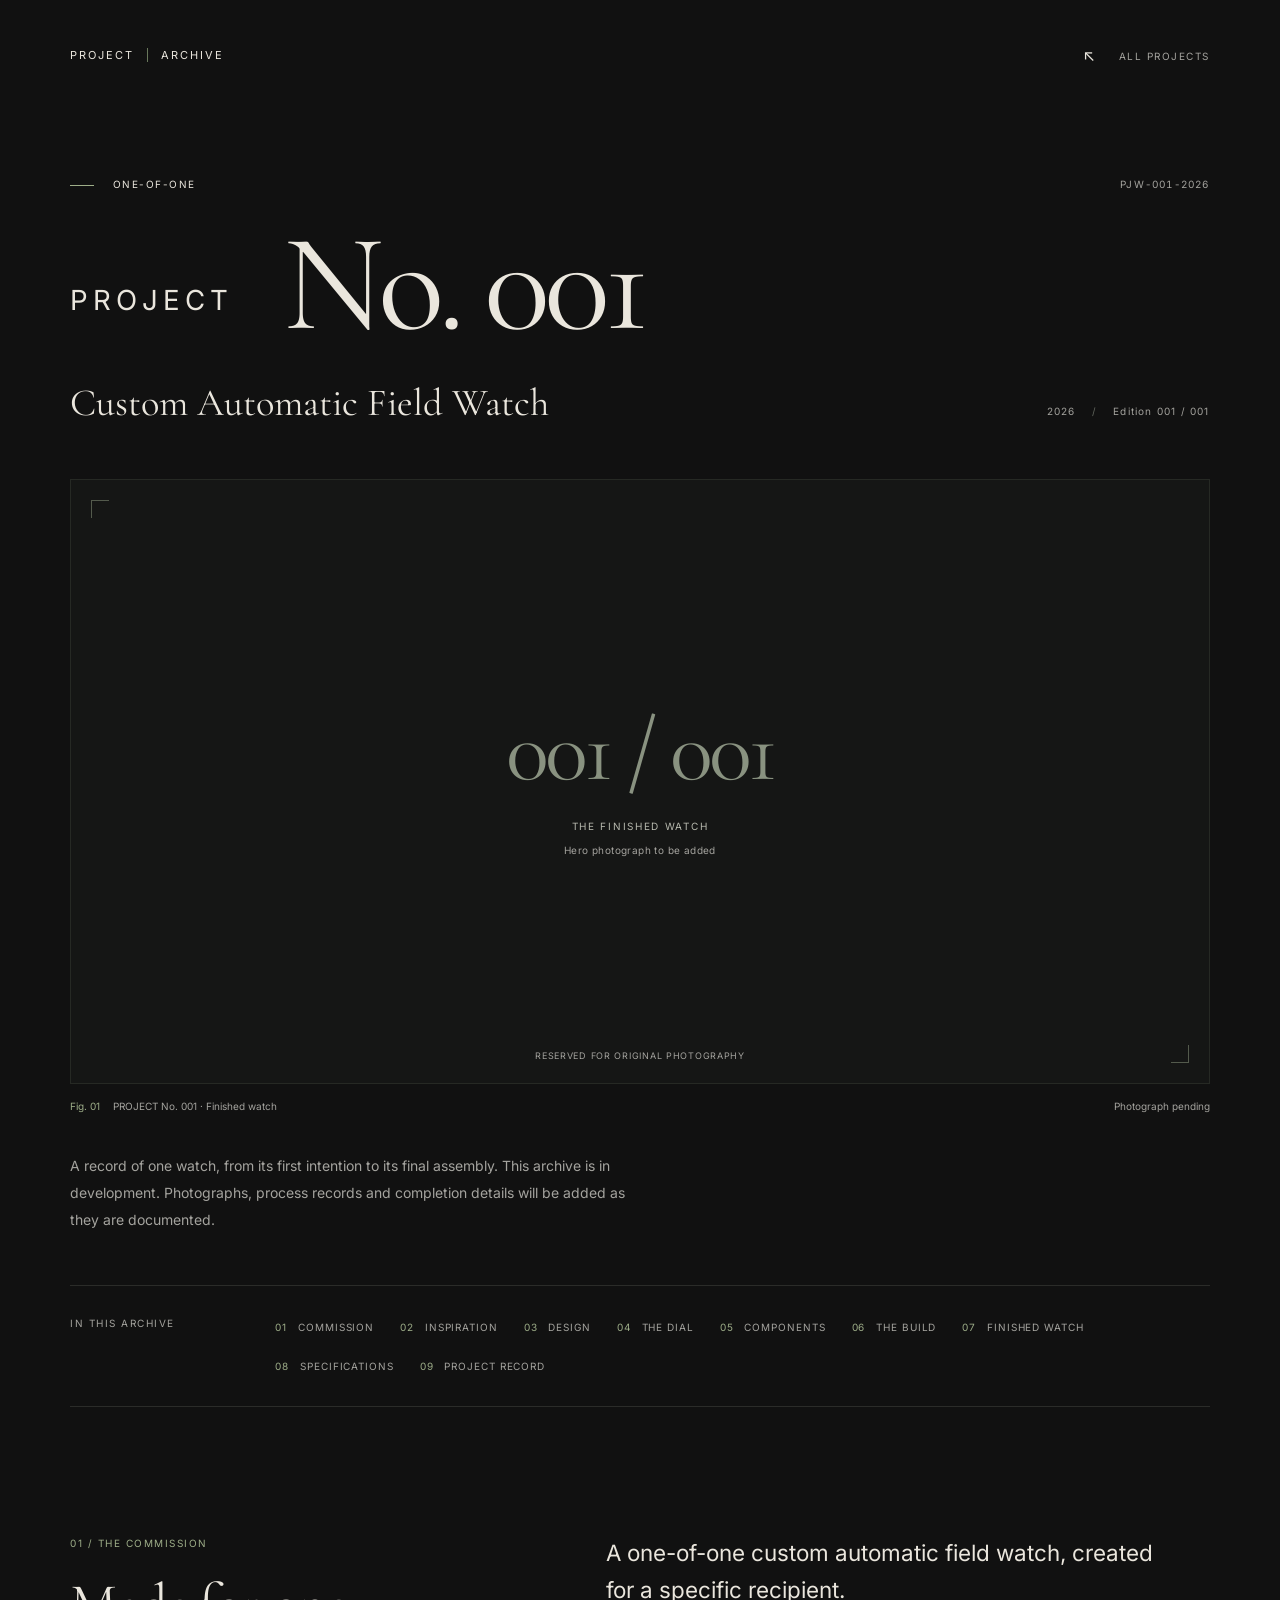
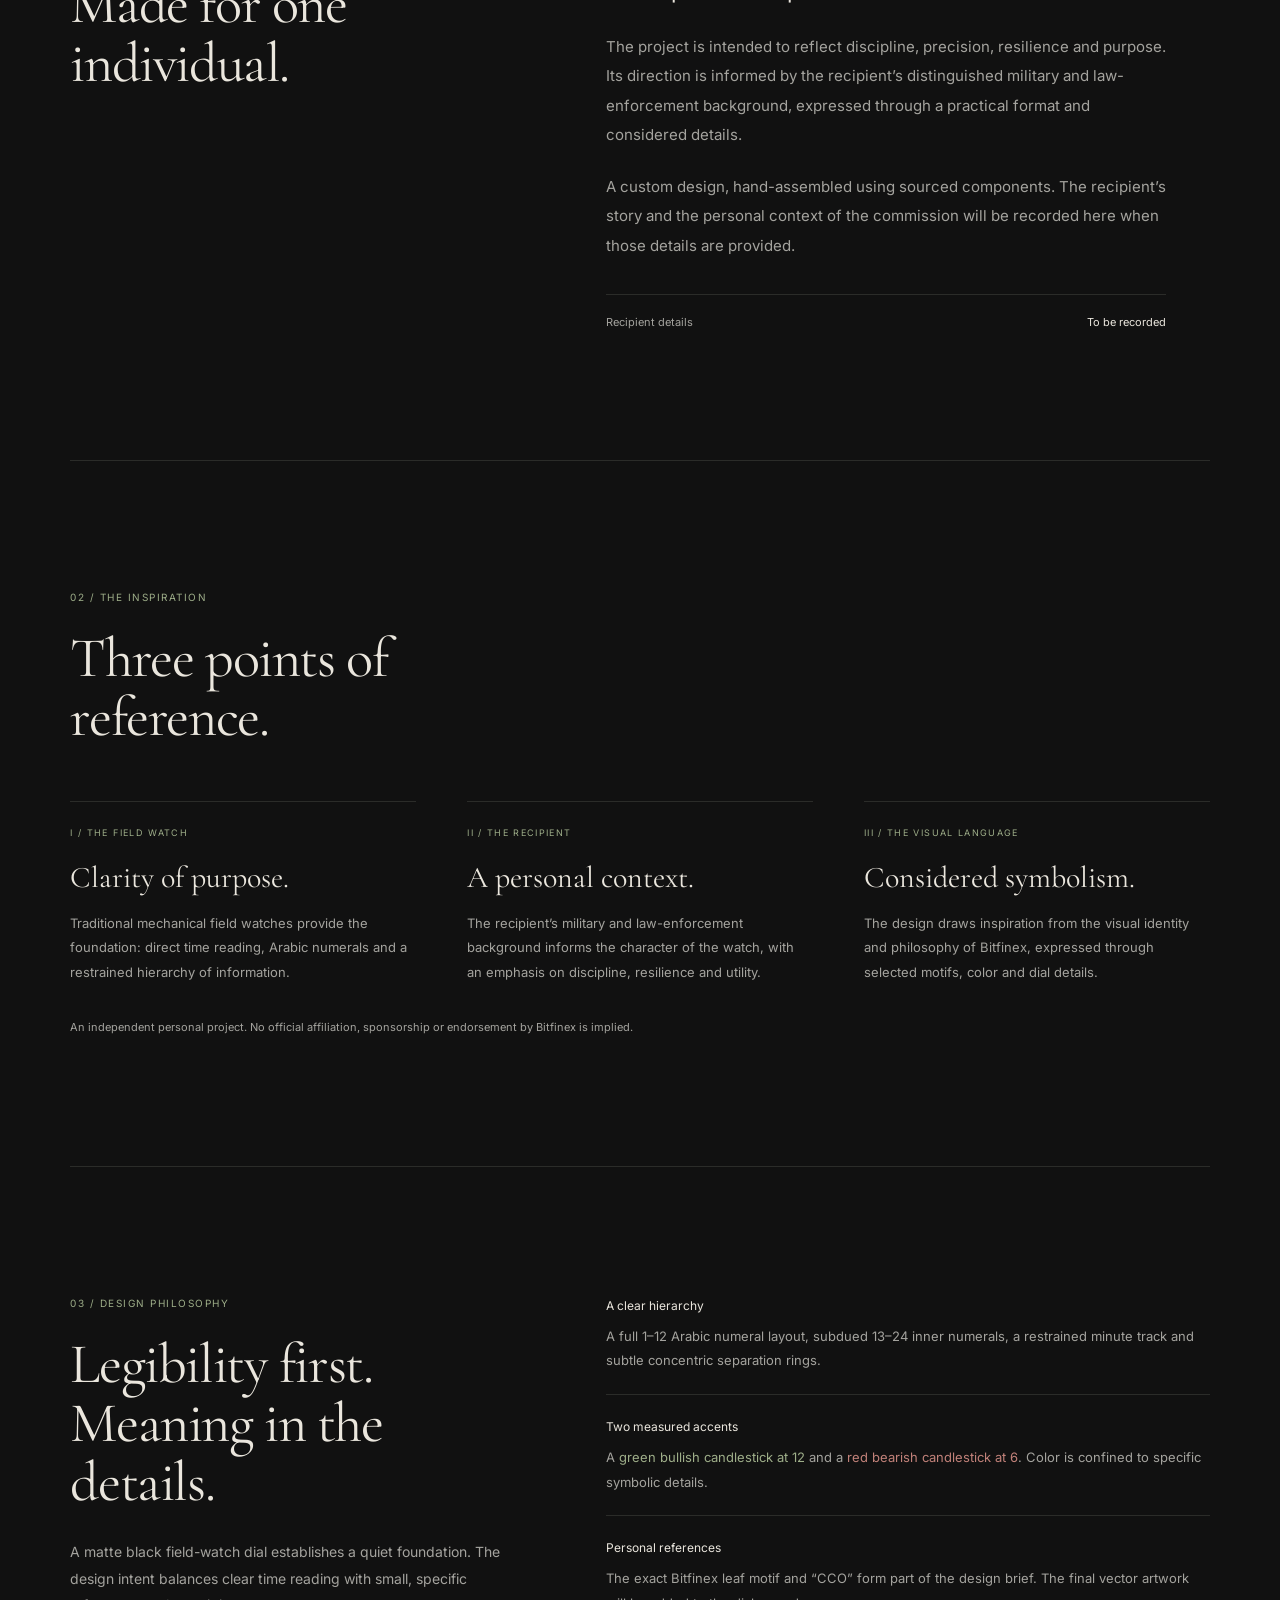
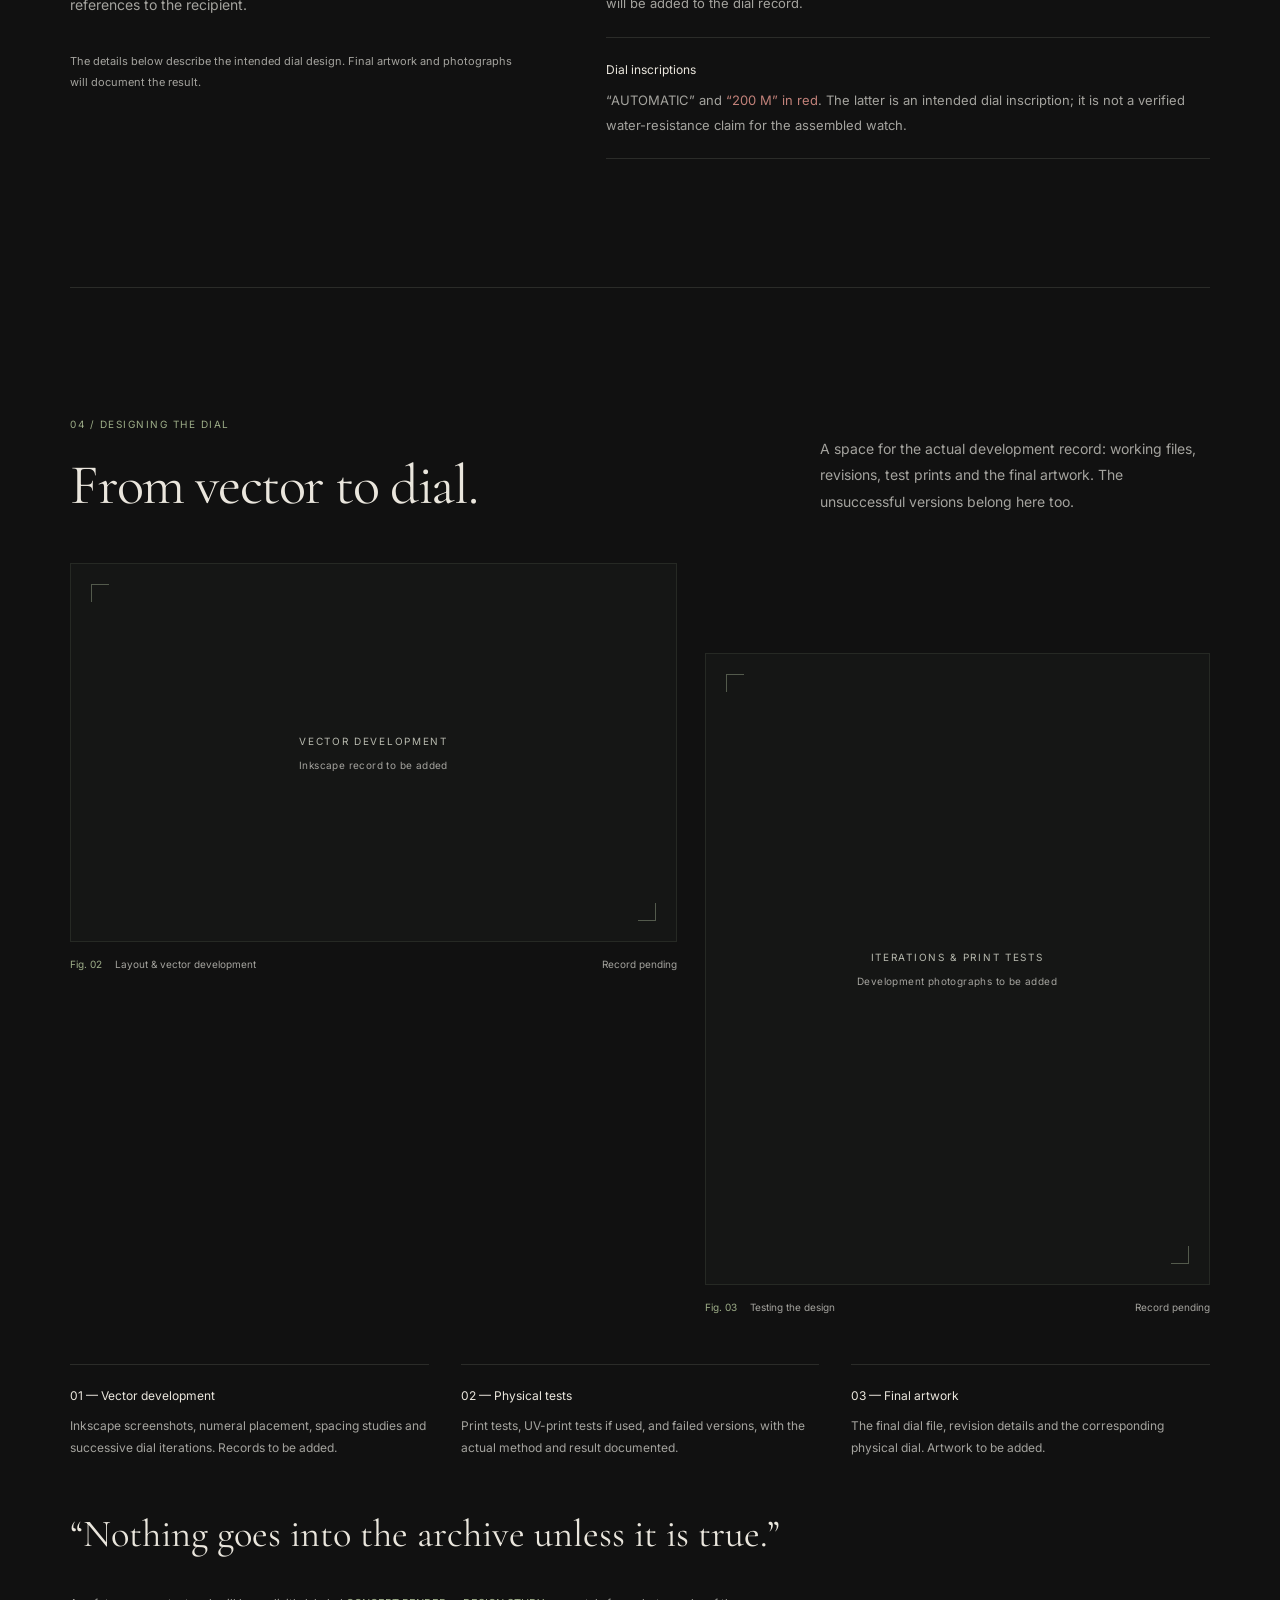
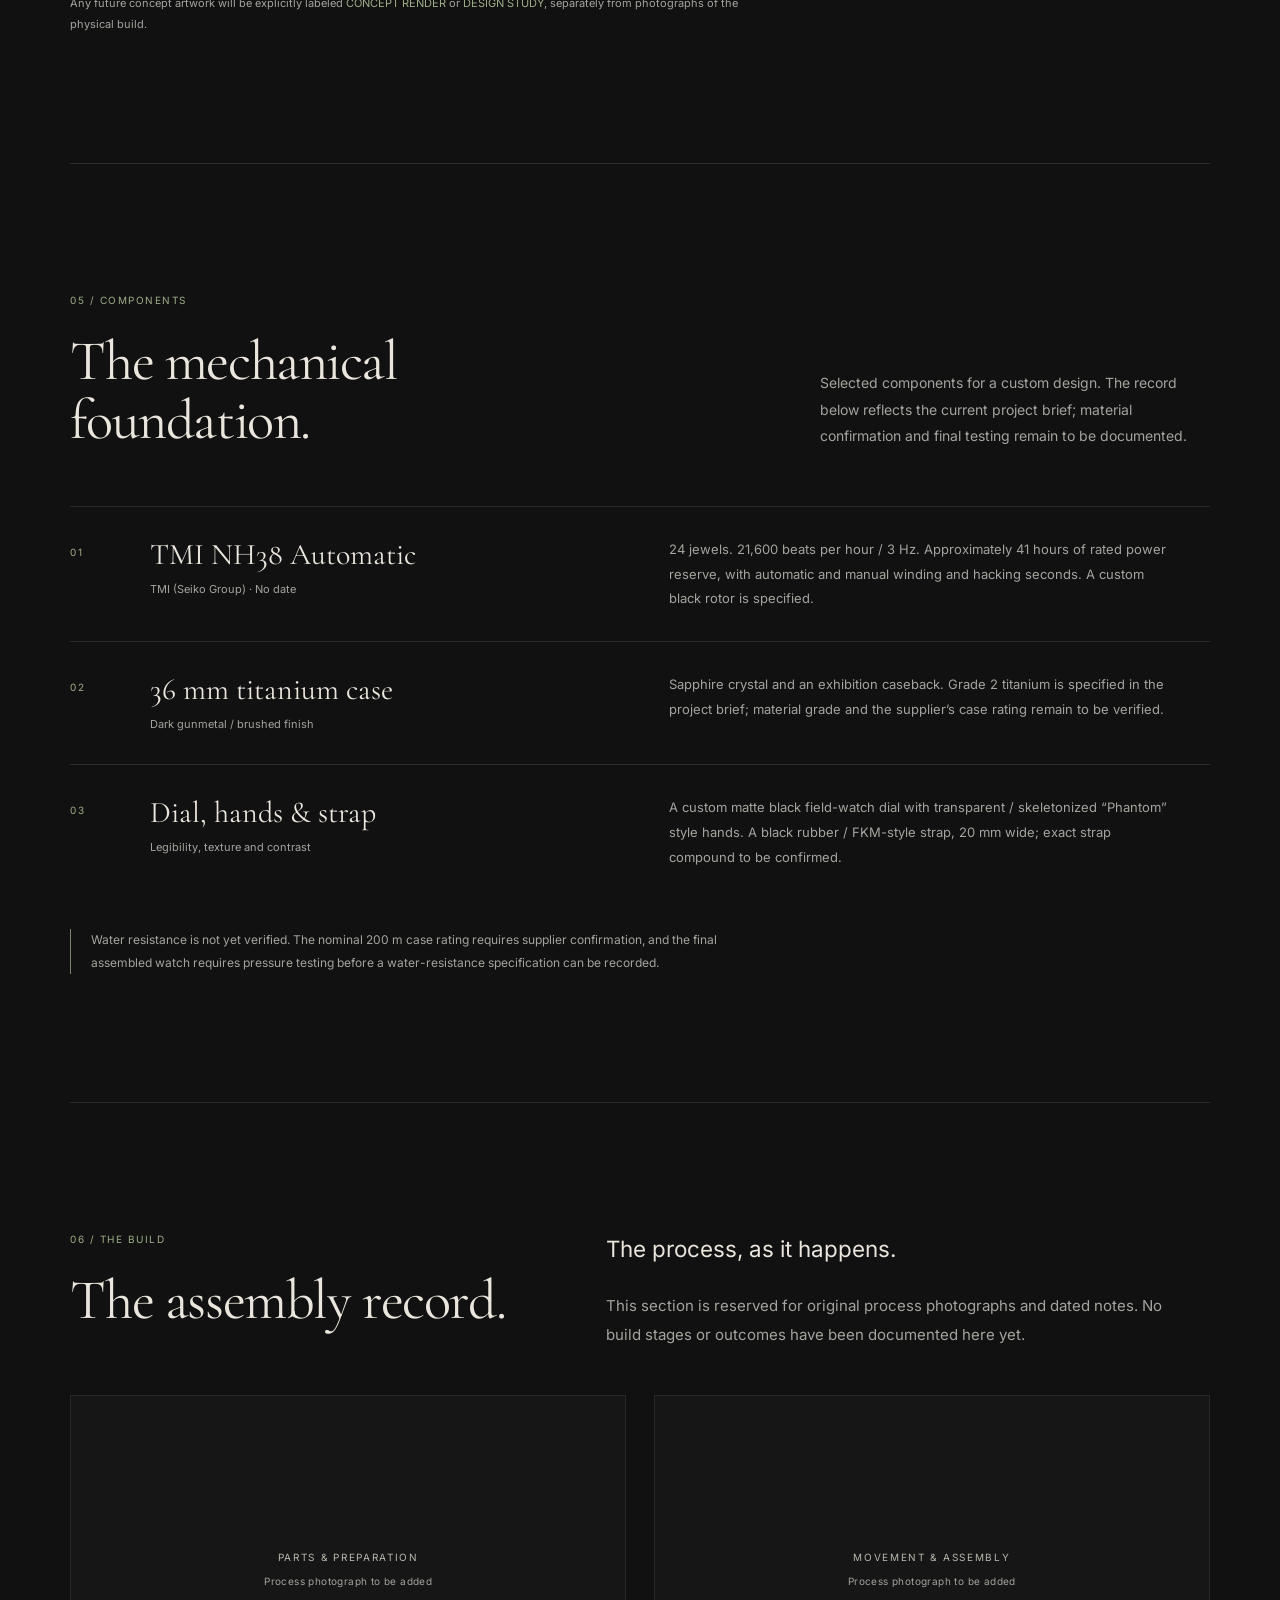
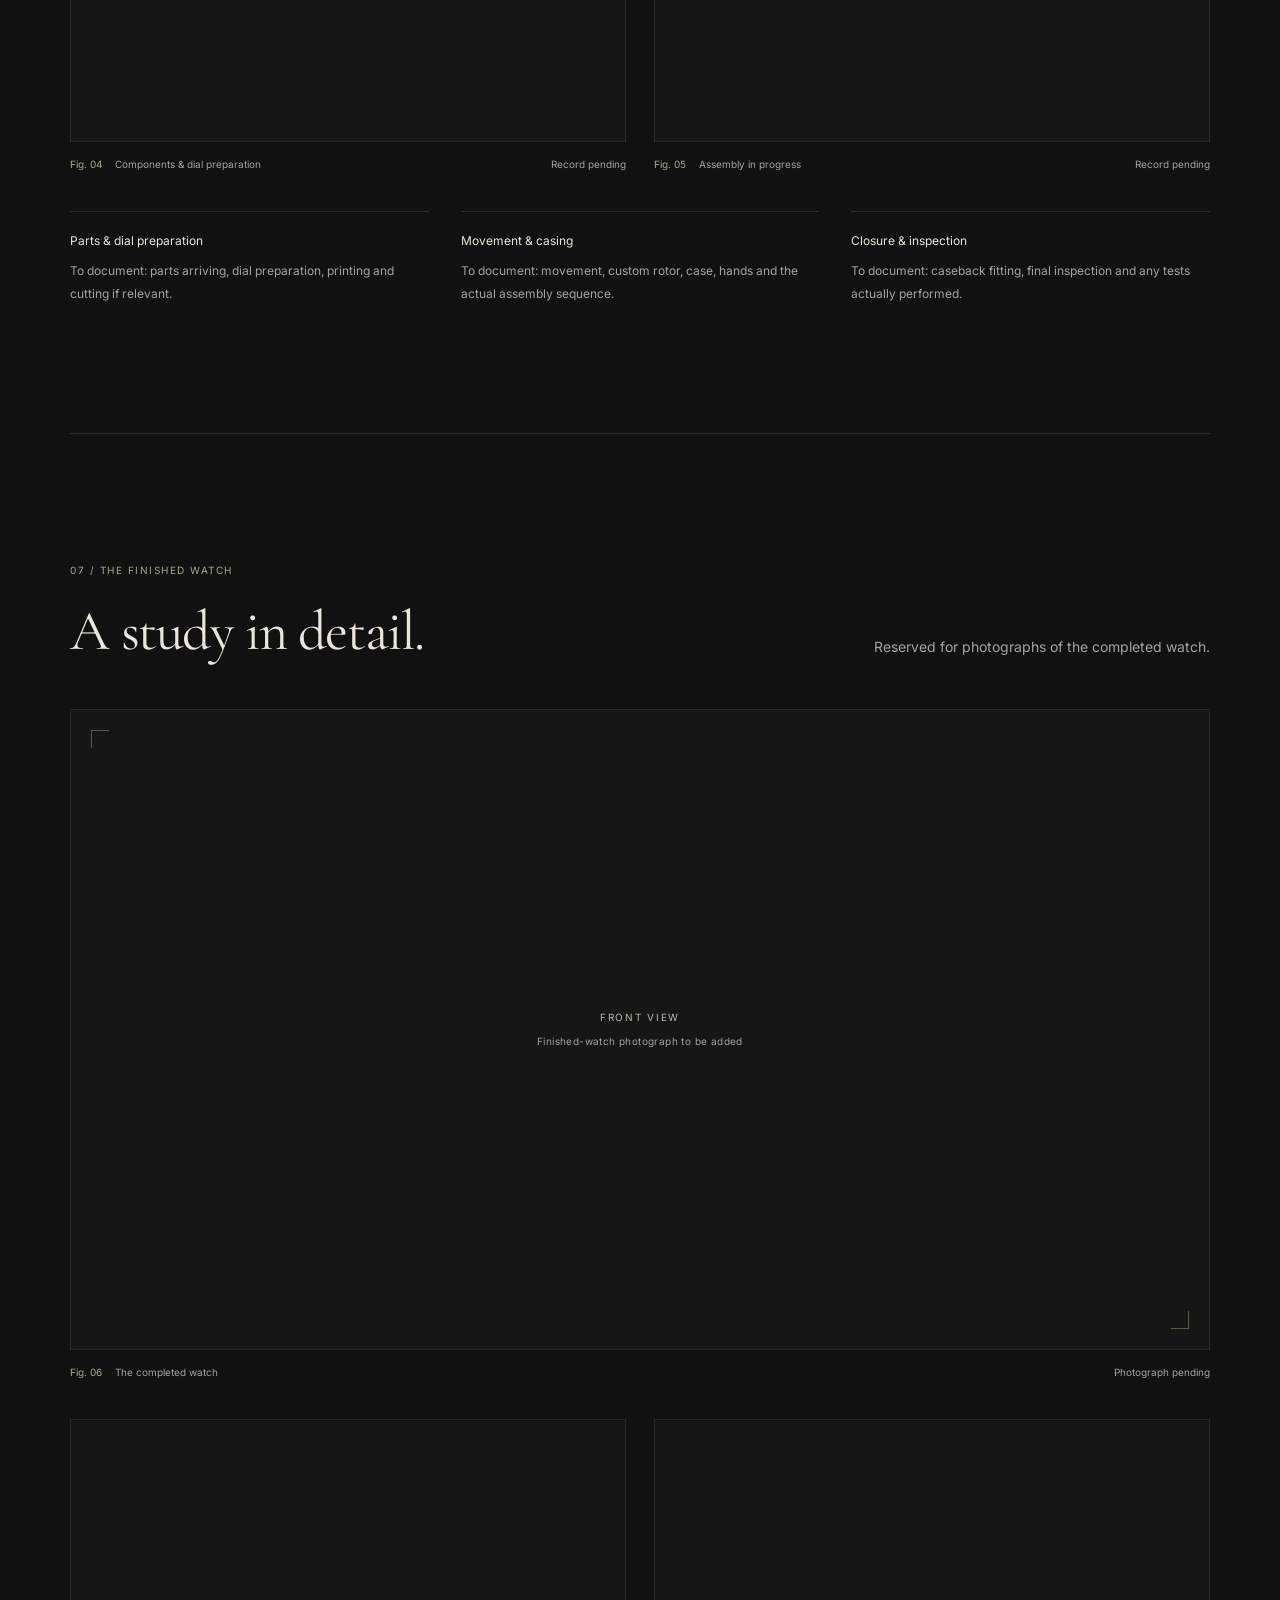
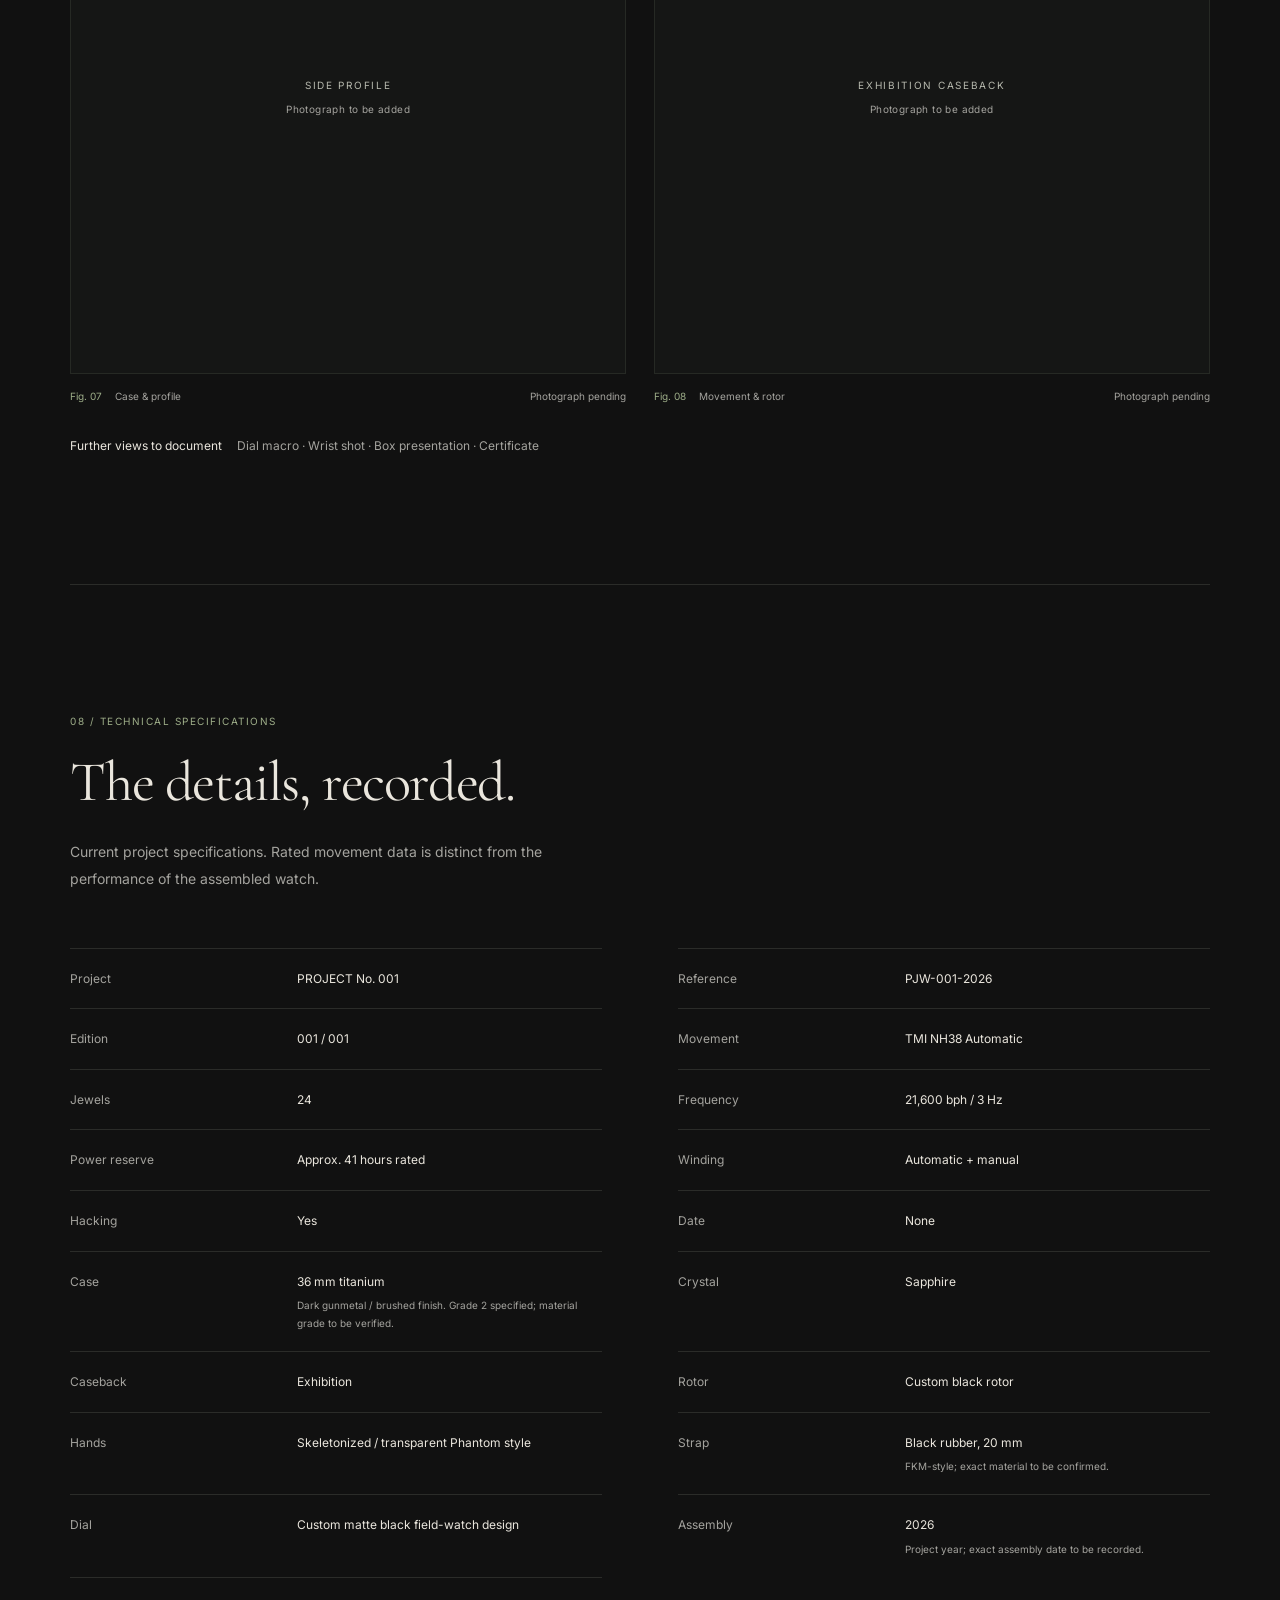
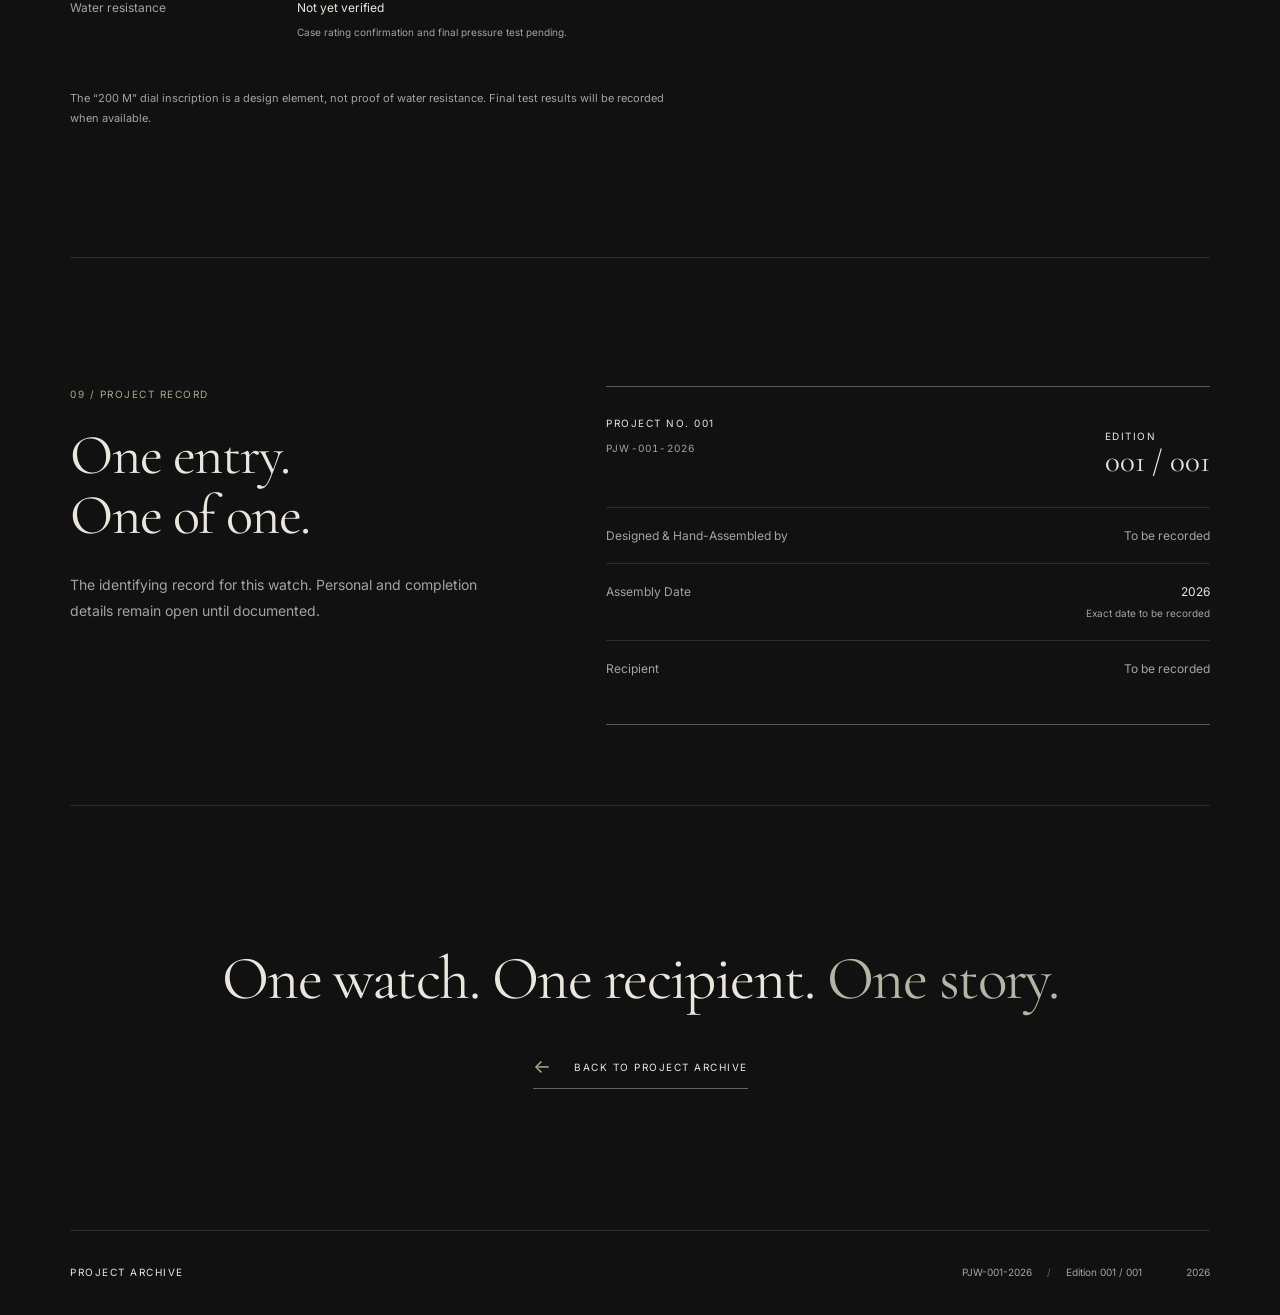
<file: project-archive-v1/project-001/index.html>
<!doctype html>
<html lang="en">
  <head>
    <meta charset="utf-8">
    <meta name="viewport" content="width=device-width, initial-scale=1">
    <meta name="color-scheme" content="dark">
    <meta name="theme-color" content="#111111">
    <meta name="description" content="The evolving archive of PROJECT No. 001: a one-of-one custom automatic field watch. Design intent, dial development, selected components and the project record.">
    <title>PROJECT No. 001 — Custom Automatic Field Watch</title>
    <link rel="icon" href="../assets/general/favicon.svg" type="image/svg+xml">
    <link rel="stylesheet" href="../style.css">
  </head>
  <body class="project-page">
    <a class="skip-link" href="#main">Skip to content</a>
    <header class="site-header page-width">
      <a class="wordmark" href="../" aria-label="Project Archive home">Project <span>Archive</span></a>
      <nav aria-label="Main navigation"><a class="header-link" href="../"><span aria-hidden="true">↖</span> All projects</a></nav>
    </header>
    <main id="main" tabindex="-1">
      <article>
        <header class="project-hero page-width">
          <div class="project-overline">
            <p class="eyebrow"><span class="accent-rule" aria-hidden="true"></span> One-of-one</p>
            <p class="reference">PJW-001-2026</p>
          </div>
          <h1><span class="project-word">PROJECT</span> No. 001</h1>
          <div class="hero-subline">
            <p class="project-subtitle">Custom Automatic Field Watch</p>
            <p class="hero-edition">2026 <span class="bar-separator" aria-hidden="true">/</span> Edition 001 / 001</p>
          </div>
          <figure class="hero-figure">
            <!-- FUTURE IMAGE: ../assets/project-001/finished-watch-hero.webp
                 Replace the media-slot with a real img, width/height and accurate alt text.
                 Suggested alt, to confirm against the photograph: "Front view of PROJECT No. 001, showing its matte black field-watch dial and titanium case." -->
            <div class="media-slot media-slot--hero">
              <span class="media-corner media-corner--top" aria-hidden="true"></span>
              <div class="media-empty"><span class="media-index">001 / 001</span><span class="media-subject">The finished watch</span><span class="media-status">Hero photograph to be added</span></div>
              <span class="media-corner media-corner--bottom" aria-hidden="true"></span>
              <span class="media-footnote">Reserved for original photography</span>
            </div>
            <figcaption><span><span class="figure-number">Fig. 01</span> PROJECT No. 001 · Finished watch</span><span class="caption-status">Photograph pending</span></figcaption>
          </figure>
          <p class="project-context">A record of one watch, from its first intention to its final assembly. This archive is in development. Photographs, process records and completion details will be added as they are documented.</p>
          <nav class="chapter-nav" aria-label="Project chapters">
            <p class="eyebrow">In this archive</p>
            <ol>
              <li><a href="#commission"><span>01</span> Commission</a></li>
              <li><a href="#inspiration"><span>02</span> Inspiration</a></li>
              <li><a href="#design"><span>03</span> Design</a></li>
              <li><a href="#dial"><span>04</span> The dial</a></li>
              <li><a href="#components"><span>05</span> Components</a></li>
              <li><a href="#build"><span>06</span> The build</a></li>
              <li><a href="#finished"><span>07</span> Finished watch</a></li>
              <li><a href="#specifications"><span>08</span> Specifications</a></li>
              <li><a href="#record"><span>09</span> Project record</a></li>
            </ol>
          </nav>
        </header>
        <div class="page-width">
          <section class="chapter chapter-grid" id="commission" aria-labelledby="commission-title">
            <div><p class="eyebrow chapter-kicker">01 / The commission</p><h2 id="commission-title">Made for one<br> individual.</h2></div>
            <div class="prose">
              <p class="lead">A one-of-one custom automatic field watch, created for a specific recipient.</p>
              <p>The project is intended to reflect discipline, precision, resilience and purpose. Its direction is informed by the recipient’s distinguished military and law-enforcement background, expressed through a practical format and considered details.</p>
              <p>A custom design, hand-assembled using sourced components. The recipient’s story and the personal context of the commission will be recorded here when those details are provided.</p>
              <dl class="pending-detail"><dt>Recipient details</dt><dd>To be recorded</dd></dl>
            </div>
          </section>
          <section class="chapter" id="inspiration" aria-labelledby="inspiration-title">
            <p class="eyebrow chapter-kicker">02 / The inspiration</p>
            <h2 id="inspiration-title">Three points of reference.</h2>
            <div class="inspiration-grid">
              <div class="inspiration-item"><p class="quiet-label">I / The field watch</p><h3>Clarity of purpose.</h3><p>Traditional mechanical field watches provide the foundation: direct time reading, Arabic numerals and a restrained hierarchy of information.</p></div>
              <div class="inspiration-item"><p class="quiet-label">II / The recipient</p><h3>A personal context.</h3><p>The recipient’s military and law-enforcement background informs the character of the watch, with an emphasis on discipline, resilience and utility.</p></div>
              <div class="inspiration-item"><p class="quiet-label">III / The visual language</p><h3>Considered symbolism.</h3><p>The design draws inspiration from the visual identity and philosophy of Bitfinex, expressed through selected motifs, color and dial details.</p></div>
            </div>
            <p class="editorial-note">An independent personal project. No official affiliation, sponsorship or endorsement by Bitfinex is implied.</p>
          </section>
          <section class="chapter chapter-grid" id="design" aria-labelledby="design-title">
            <div>
              <p class="eyebrow chapter-kicker">03 / Design philosophy</p><h2 id="design-title">Legibility first.<br> Meaning in the details.</h2>
              <p class="chapter-lead">A matte black field-watch dial establishes a quiet foundation. The design intent balances clear time reading with small, specific references to the recipient.</p>
              <p class="editorial-note">The details below describe the intended dial design. Final artwork and photographs will document the result.</p>
            </div>
            <dl class="design-details">
              <div><dt>A clear hierarchy</dt><dd>A full 1–12 Arabic numeral layout, subdued 13–24 inner numerals, a restrained minute track and subtle concentric separation rings.</dd></div>
              <div><dt>Two measured accents</dt><dd>A <span class="bullish">green bullish candlestick at 12</span> and a <span class="bearish">red bearish candlestick at 6</span>. Color is confined to specific symbolic details.</dd></div>
              <div><dt>Personal references</dt><dd>The exact Bitfinex leaf motif and “CCO” form part of the design brief. The final vector artwork will be added to the dial record.</dd></div>
              <div><dt>Dial inscriptions</dt><dd>“AUTOMATIC” and <span class="bearish">“200 M” in red</span>. The latter is an intended dial inscription; it is not a verified water-resistance claim for the assembled watch.</dd></div>
            </dl>
          </section>
          <section class="chapter" id="dial" aria-labelledby="dial-title">
            <div class="chapter-topline">
              <div><p class="eyebrow chapter-kicker">04 / Designing the dial</p><h2 id="dial-title">From vector to dial.</h2></div>
              <p class="chapter-lead">A space for the actual development record: working files, revisions, test prints and the final artwork. The unsuccessful versions belong here too.</p>
            </div>
            <div class="media-pair media-pair--dial">
              <figure>
                <!-- FUTURE IMAGE: ../assets/project-001/dial-vector-development.webp
                     Alt text should identify the actual Inkscape screenshot and revision shown. -->
                <div class="media-slot"><span class="media-corner media-corner--top" aria-hidden="true"></span><div class="media-empty"><span class="media-subject">Vector development</span><span class="media-status">Inkscape record to be added</span></div><span class="media-corner media-corner--bottom" aria-hidden="true"></span></div>
                <figcaption><span><span class="figure-number">Fig. 02</span> Layout &amp; vector development</span><span class="caption-status">Record pending</span></figcaption>
              </figure>
              <figure>
                <!-- FUTURE IMAGE: ../assets/project-001/dial-print-test.webp
                     Alt text should describe the real test, substrate and visible result. -->
                <div class="media-slot media-slot--portrait"><span class="media-corner media-corner--top" aria-hidden="true"></span><div class="media-empty"><span class="media-subject">Iterations &amp; print tests</span><span class="media-status">Development photographs to be added</span></div><span class="media-corner media-corner--bottom" aria-hidden="true"></span></div>
                <figcaption><span><span class="figure-number">Fig. 03</span> Testing the design</span><span class="caption-status">Record pending</span></figcaption>
              </figure>
            </div>
            <dl class="stage-list">
              <div><dt>01 — Vector development</dt><dd>Inkscape screenshots, numeral placement, spacing studies and successive dial iterations. Records to be added.</dd></div>
              <div><dt>02 — Physical tests</dt><dd>Print tests, UV-print tests if used, and failed versions, with the actual method and result documented.</dd></div>
              <div><dt>03 — Final artwork</dt><dd>The final dial file, revision details and the corresponding physical dial. Artwork to be added.</dd></div>
            </dl>
            <p class="archive-principle">“Nothing goes into the archive unless it is true.”</p>
            <p class="editorial-note">Any future concept artwork will be explicitly labeled <span class="bullish">CONCEPT RENDER</span> or <span class="bullish">DESIGN STUDY</span>, separately from photographs of the physical build.</p>
          </section>
          <section class="chapter" id="components" aria-labelledby="components-title">
            <div class="chapter-topline">
              <div><p class="eyebrow chapter-kicker">05 / Components</p><h2 id="components-title">The mechanical foundation.</h2></div>
              <p class="chapter-lead">Selected components for a custom design. The record below reflects the current project brief; material confirmation and final testing remain to be documented.</p>
            </div>
            <div class="component-list">
              <div class="component"><span class="component-number">01</span><div><h3>TMI NH38 Automatic</h3><p class="component-subtitle">TMI (Seiko Group) · No date</p></div><p>24 jewels. 21,600 beats per hour / 3 Hz. Approximately 41 hours of rated power reserve, with automatic and manual winding and hacking seconds. A custom black rotor is specified.</p></div>
              <div class="component"><span class="component-number">02</span><div><h3>36 mm titanium case</h3><p class="component-subtitle">Dark gunmetal / brushed finish</p></div><p>Sapphire crystal and an exhibition caseback. Grade 2 titanium is specified in the project brief; material grade and the supplier’s case rating remain to be verified.</p></div>
              <div class="component"><span class="component-number">03</span><div><h3>Dial, hands &amp; strap</h3><p class="component-subtitle">Legibility, texture and contrast</p></div><p>A custom matte black field-watch dial with transparent / skeletonized “Phantom” style hands. A black rubber / FKM-style strap, 20 mm wide; exact strap compound to be confirmed.</p></div>
            </div>
            <p class="verification-note">Water resistance is not yet verified. The nominal 200 m case rating requires supplier confirmation, and the final assembled watch requires pressure testing before a water-resistance specification can be recorded.</p>
          </section>
          <section class="chapter" id="build" aria-labelledby="build-title">
            <div class="chapter-grid"><div><p class="eyebrow chapter-kicker">06 / The build</p><h2 id="build-title">The assembly record.</h2></div><div class="prose"><p class="lead">The process, as it happens.</p><p>This section is reserved for original process photographs and dated notes. No build stages or outcomes have been documented here yet.</p></div></div>
            <div class="media-pair build-grid">
              <figure>
                <!-- FUTURE IMAGE: ../assets/project-001/components-arrival.webp
                     Alt text should name the actual sourced components visible in the photograph. -->
                <div class="media-slot"><div class="media-empty"><span class="media-subject">Parts &amp; preparation</span><span class="media-status">Process photograph to be added</span></div></div>
                <figcaption><span><span class="figure-number">Fig. 04</span> Components &amp; dial preparation</span><span class="caption-status">Record pending</span></figcaption>
              </figure>
              <figure>
                <!-- FUTURE IMAGE: ../assets/project-001/assembly.webp
                     Alt text should describe the actual operation, without implying unshown steps. -->
                <div class="media-slot"><div class="media-empty"><span class="media-subject">Movement &amp; assembly</span><span class="media-status">Process photograph to be added</span></div></div>
                <figcaption><span><span class="figure-number">Fig. 05</span> Assembly in progress</span><span class="caption-status">Record pending</span></figcaption>
              </figure>
            </div>
            <div class="build-records">
              <div><h3>Parts &amp; dial preparation</h3><p>To document: parts arriving, dial preparation, printing and cutting if relevant.</p></div>
              <div><h3>Movement &amp; casing</h3><p>To document: movement, custom rotor, case, hands and the actual assembly sequence.</p></div>
              <div><h3>Closure &amp; inspection</h3><p>To document: caseback fitting, final inspection and any tests actually performed.</p></div>
            </div>
          </section>
          <section class="chapter" id="finished" aria-labelledby="finished-title">
            <div class="chapter-topline"><div><p class="eyebrow chapter-kicker">07 / The finished watch</p><h2 id="finished-title">A study in detail.</h2></div><p class="chapter-lead">Reserved for photographs of the completed watch.</p></div>
            <div class="finished-gallery">
              <figure>
                <!-- FUTURE IMAGE: ../assets/project-001/finished-front.webp
                     Alt text should describe the final front view, including visible dial details. -->
                <div class="media-slot"><span class="media-corner media-corner--top" aria-hidden="true"></span><div class="media-empty"><span class="media-subject">Front view</span><span class="media-status">Finished-watch photograph to be added</span></div><span class="media-corner media-corner--bottom" aria-hidden="true"></span></div>
                <figcaption><span><span class="figure-number">Fig. 06</span> The completed watch</span><span class="caption-status">Photograph pending</span></figcaption>
              </figure>
              <div class="media-pair">
                <figure>
                  <!-- FUTURE IMAGE: ../assets/project-001/side-profile.webp
                       Alt text should describe the photographed case, crown and crystal profile. -->
                  <div class="media-slot media-slot--square"><div class="media-empty"><span class="media-subject">Side profile</span><span class="media-status">Photograph to be added</span></div></div>
                  <figcaption><span><span class="figure-number">Fig. 07</span> Case &amp; profile</span><span class="caption-status">Photograph pending</span></figcaption>
                </figure>
                <figure>
                  <!-- FUTURE IMAGE: ../assets/project-001/caseback.webp
                       Alt text should describe the actual movement and rotor visible through the caseback. -->
                  <div class="media-slot media-slot--square"><div class="media-empty"><span class="media-subject">Exhibition caseback</span><span class="media-status">Photograph to be added</span></div></div>
                  <figcaption><span><span class="figure-number">Fig. 08</span> Movement &amp; rotor</span><span class="caption-status">Photograph pending</span></figcaption>
                </figure>
              </div>
            </div>
            <p class="future-views"><span>Further views to document</span> Dial macro · Wrist shot · Box presentation · Certificate</p>
          </section>
          <section class="chapter" id="specifications" aria-labelledby="specifications-title">
            <p class="eyebrow chapter-kicker">08 / Technical specifications</p><h2 id="specifications-title">The details, recorded.</h2>
            <p class="chapter-lead">Current project specifications. Rated movement data is distinct from the performance of the assembled watch.</p>
            <!-- Keep each dt/dd pair together. Update pending values only after supporting records are available. -->
            <dl class="specifications">
              <div><dt>Project</dt><dd>PROJECT No. 001</dd></div>
              <div><dt>Reference</dt><dd>PJW-001-2026</dd></div>
              <div><dt>Edition</dt><dd>001 / 001</dd></div>
              <div><dt>Movement</dt><dd>TMI NH38 Automatic</dd></div>
              <div><dt>Jewels</dt><dd>24</dd></div>
              <div><dt>Frequency</dt><dd>21,600 bph / 3 Hz</dd></div>
              <div><dt>Power reserve</dt><dd>Approx. 41 hours rated</dd></div>
              <div><dt>Winding</dt><dd>Automatic + manual</dd></div>
              <div><dt>Hacking</dt><dd>Yes</dd></div>
              <div><dt>Date</dt><dd>None</dd></div>
              <div><dt>Case</dt><dd>36 mm titanium<small>Dark gunmetal / brushed finish. Grade 2 specified; material grade to be verified.</small></dd></div>
              <div><dt>Crystal</dt><dd>Sapphire</dd></div>
              <div><dt>Caseback</dt><dd>Exhibition</dd></div>
              <div><dt>Rotor</dt><dd>Custom black rotor</dd></div>
              <div><dt>Hands</dt><dd>Skeletonized / transparent Phantom style</dd></div>
              <div><dt>Strap</dt><dd>Black rubber, 20 mm<small>FKM-style; exact material to be confirmed.</small></dd></div>
              <div><dt>Dial</dt><dd>Custom matte black field-watch design</dd></div>
              <div><dt>Assembly</dt><dd>2026<small>Project year; exact assembly date to be recorded.</small></dd></div>
              <div><dt>Water resistance</dt><dd>Not yet verified<small>Case rating confirmation and final pressure test pending.</small></dd></div>
            </dl>
            <p class="spec-footnote">The “200 M” dial inscription is a design element, not proof of water resistance. Final test results will be recorded when available.</p>
          </section>
          <section class="chapter chapter-grid project-record" id="record" aria-labelledby="record-title">
            <div><p class="eyebrow chapter-kicker">09 / Project record</p><h2 id="record-title">One entry.<br> One of one.</h2><p class="chapter-lead">The identifying record for this watch. Personal and completion details remain open until documented.</p></div>
            <div class="record-sheet">
              <div class="record-identification"><div><p class="eyebrow">PROJECT No. 001</p><p class="reference">PJW-001-2026</p></div><p class="record-edition"><span class="record-label">Edition</span><br>001 / 001</p></div>
              <dl class="record-fields">
                <div><dt>Designed &amp; Hand-Assembled by</dt><dd class="placeholder-value">To be recorded</dd></div>
                <div><dt>Assembly Date</dt><dd>2026<small>Exact date to be recorded</small></dd></div>
                <div><dt>Recipient</dt><dd class="placeholder-value">To be recorded</dd></div>
              </dl>
            </div>
          </section>
          <div class="closing"><p class="closing-line">One watch. One recipient. <span>One story.</span></p><a class="text-link" href="../"><span aria-hidden="true">←</span> Back to Project Archive</a></div>
        </div>
      </article>
    </main>
    <footer class="site-footer page-width"><a class="footer-brand" href="../">Project Archive</a><p>PJW-001-2026 <span class="bar-separator" aria-hidden="true">/</span> Edition 001 / 001</p><span class="footer-year">2026</span></footer>
  </body>
</html>
</file>
<file: style.css>
@font-face {
  font-family: "Cormorant Garamond";
  src: url("assets/general/cormorant-garamond-regular.ttf") format("truetype");
  font-style: normal;
  font-weight: 400;
  font-display: swap;
}
@font-face {
  font-family: "Inter";
  src: url("assets/general/inter-regular.ttf") format("truetype");
  font-style: normal;
  font-weight: 400;
  font-display: swap;
}
:root {
  color-scheme: dark;
  --background: #111111;
  --media: #151615;
  --ivory: #eae6dd;
  --muted: #a4a39e;
  --line: #2b2c29;
  --green: #9eae89;
  --red: #c18179;
  --serif: "Cormorant Garamond", Georgia, "Times New Roman", serif;
  --sans: "Inter", -apple-system, BlinkMacSystemFont, "Segoe UI", sans-serif;
  --gutter: clamp(24px, 5.5vw, 88px);
  --section-space: clamp(80px, 10vw, 152px);
}
*, *::before, *::after { box-sizing: border-box; }
html { scroll-behavior: smooth; scroll-padding-top: 32px; }
body { margin: 0; background: var(--background); color: var(--ivory); font-family: var(--sans); font-size: 15px; line-height: 1.75; -webkit-font-smoothing: antialiased; }
::selection { background: #425039; color: #fffdf5; }
a { color: inherit; text-decoration: none; }
a:focus-visible, summary:focus-visible { outline: 2px solid var(--green); outline-offset: 7px; }
main:focus { outline: none; }
h1, h2, h3, p, figure, dl, dd { margin: 0; }
h1, h2, h3 { font-weight: 400; }
img { display: block; max-width: 100%; height: auto; }
.page-width { width: min(100%, 1600px); padding-inline: var(--gutter); margin-inline: auto; }
.eyebrow, .quiet-label, .reference, .text-link, .header-link, .chapter-nav a, .media-subject, .media-status, .media-footnote, .record-label, .component-number { font-size: 10px; line-height: 1.6; letter-spacing: .15em; text-transform: uppercase; }
.eyebrow { color: var(--ivory); }
.quiet-label, .reference { color: var(--muted); }
.skip-link { position: fixed; z-index: 10; top: 12px; left: 12px; width: 1px; height: 1px; overflow: hidden; clip-path: inset(50%); white-space: nowrap; color: var(--background); background: var(--ivory); }
.skip-link:focus { width: auto; height: auto; padding: 12px 20px; clip-path: none; }
.site-header { display: flex; align-items: center; justify-content: space-between; gap: 24px; min-height: 112px; }
.wordmark { padding-block: 8px; font-size: 11px; letter-spacing: .18em; text-transform: uppercase; white-space: nowrap; }
.wordmark span { margin-left: 8px; padding-left: 13px; border-left: 1px solid #68775b; }
.header-link { display: inline-flex; align-items: center; gap: 22px; padding-block: 8px; color: var(--muted); transition: color 180ms ease; }
.header-link:hover { color: var(--ivory); }
.header-link span { color: var(--ivory); font-size: 16px; }
.accent-rule { display: inline-block; width: 24px; height: 1px; margin-right: 14px; vertical-align: middle; background: var(--green); }

/* Archive homepage */
.archive-intro { padding-top: clamp(56px, 7vw, 108px); padding-bottom: clamp(64px, 6.5vw, 104px); }
.archive-intro h1 { margin-top: 27px; font-family: var(--serif); font-size: clamp(68px, 11.2vw, 168px); letter-spacing: -.045em; line-height: 1.05; }
.title-period { color: var(--green); }
.intro-bottom { display: grid; grid-template-columns: 1fr 1fr; align-items: end; gap: 48px; margin-top: 34px; }
.intro-bottom > .quiet-label { padding-bottom: 5px; }
.intro-statement { max-width: 450px; margin-left: auto; color: var(--muted); font-size: clamp(14px, 1.25vw, 17px); line-height: 1.8; }
.section-bar { display: flex; align-items: center; justify-content: space-between; gap: 20px; border-top: 1px solid var(--line); padding-block: 22px 30px; }
.bar-separator { padding-inline: 12px; color: #62665e; }
.project-feature { display: grid; grid-template-columns: minmax(0, 1.4fr) minmax(0, 1fr); align-items: center; gap: clamp(32px, 6vw, 96px); }
.feature-media-link { display: block; }
.feature-media-link .media-slot { transition: background-color 220ms ease, border-color 220ms ease; }
.feature-media-link:hover .media-slot { border-color: #47513f; background: #181a17; }
.project-marker { color: var(--green); }
.feature-copy { padding-block: 30px; }
.feature-copy h3 { font-family: var(--serif); font-size: clamp(36px, 3.8vw, 57px); line-height: 1.06; letter-spacing: -.025em; margin-block: 21px 20px; }
.feature-copy h3 a:hover { color: #cbd2c0; }
.reference { font-size: 10px; letter-spacing: .12em; font-variant-numeric: tabular-nums; }
.feature-description { max-width: 370px; color: var(--muted); font-size: 14px; line-height: 1.9; margin-top: 28px; }
.feature-facts { display: flex; gap: 55px; margin-block: 28px 36px; }
.feature-facts dt { font-size: 10px; color: var(--muted); margin-bottom: 5px; }
.feature-facts dd { font-size: 12px; letter-spacing: .08em; }
.text-link { position: relative; display: inline-flex; align-items: center; justify-content: space-between; gap: 48px; padding-block: 12px; border-bottom: 1px solid #63665d; }
.text-link::after { content: ""; position: absolute; bottom: -1px; left: 0; width: 100%; height: 1px; background: var(--green); transform: scaleX(0); transform-origin: left; transition: transform 220ms ease; }
.text-link:hover::after { transform: scaleX(1); }
.text-link span { color: var(--green); font-size: 19px; line-height: 1; }
.archive-note { color: var(--muted); font-size: 12px; margin-block: 42px 90px; }
.site-footer { display: flex; flex-wrap: wrap; align-items: center; gap: 24px; position: relative; padding-block: 34px; color: var(--muted); font-size: 10px; }
.site-footer::before { content: ""; position: absolute; top: 0; left: var(--gutter); right: var(--gutter); height: 1px; background: var(--line); }
.footer-brand { color: var(--ivory); letter-spacing: .15em; text-transform: uppercase; }
.site-footer p { margin-left: auto; }
.footer-year { padding-left: 20px; font-variant-numeric: tabular-nums; }

/* Explicitly empty media fields: no stock images or decorative watch renders. */
.media-slot { position: relative; display: flex; justify-content: center; align-items: center; aspect-ratio: 16 / 10; border: 1px solid #262924; background: var(--media); padding: 54px 24px; }
.media-slot--feature { aspect-ratio: 6 / 5; }
.media-slot--hero { aspect-ratio: 16 / 8.5; }
.media-slot--portrait { aspect-ratio: 4 / 5; }
.media-slot--square { aspect-ratio: 1; }
.media-empty { display: flex; flex-direction: column; align-items: center; text-align: center; }
.media-index { font-family: var(--serif); font-size: clamp(64px, 7vw, 100px); line-height: 1; letter-spacing: -.045em; color: #899280; margin-bottom: 22px; }
.media-subject { color: #b7b9ae; letter-spacing: .17em; }
.media-status { color: var(--muted); font-size: 10px; letter-spacing: .04em; text-transform: none; margin-top: 8px; }
.media-footnote { position: absolute; bottom: 20px; left: 24px; right: 24px; color: var(--muted); font-size: 9px; letter-spacing: .08em; text-align: center; }
.media-corner { position: absolute; width: 18px; height: 18px; border-color: #535a4c; border-style: solid; }
.media-corner--top { top: 20px; left: 20px; border-width: 1px 0 0 1px; }
.media-corner--bottom { bottom: 20px; right: 20px; border-width: 0 1px 1px 0; }
figcaption { display: flex; justify-content: space-between; gap: 20px; padding-top: 14px; color: var(--muted); font-size: 10px; line-height: 1.7; }
.figure-number { margin-right: 10px; color: var(--green); }
.caption-status { flex-shrink: 0; color: var(--muted); }

/* Retouched documentary photographs keep their full composition, without cropping. */
.photo-frame { aspect-ratio: 3 / 4; background: var(--media); }
.photo-frame--landscape { aspect-ratio: 4 / 3; }
.photo-frame img { width: 100%; height: 100%; object-fit: contain; }
.photo-link { display: block; cursor: zoom-in; }
/* Reversible editorial color grade: applies only to documentary photographs. */
.journal-photo img { filter: saturate(.7) contrast(1.07) brightness(.99) sepia(.08); }
.journal-photo figcaption { flex-wrap: wrap; gap: 6px 16px; font-size: 11px; line-height: 1.8; }
.journal-photo--lead-portrait { max-width: 720px; margin-inline: auto; }
/* The completion series carries its color treatment in the image masters. */
.completion-photo img { filter: none; }
.completion-frame { aspect-ratio: auto; overflow: hidden; }
.completion-frame img { width: 100%; height: auto; object-fit: contain; }
.completion-frame--hero { background: #171715; }
.completion-pair { align-items: start; }
.completion-gallery { max-width: 1120px; margin-inline: auto; }
.completion-closeup { width: 100%; max-width: 680px; margin-inline: auto; }
.completion-feature { overflow: hidden; background: #171715; }
.completion-feature img { width: 100%; aspect-ratio: 6 / 5; object-fit: cover; object-position: center; }
.component-photos { margin-block: 8px 48px; }
.component-photos.component-photos--single { grid-template-columns: minmax(0, 1fr); }
.component-photos--single .journal-photo { width: 100%; max-width: 520px; margin-inline: auto; }
.movement-reference { width: 80%; max-width: 400px; margin: 12px auto 0; }
.movement-reference figcaption { flex-wrap: wrap; gap: 6px 16px; font-size: 11px; line-height: 1.8; }
.build-stage { margin-top: 54px; scroll-margin-top: 32px; }
.build-stage + .build-stage { margin-top: 72px; padding-top: 56px; border-top: 1px solid var(--line); }
.build-stage-title { font-family: var(--serif); font-size: clamp(30px, 3vw, 44px); line-height: 1.15; letter-spacing: -.025em; }

/* Project 001: continuous editorial chapters, with a wrapping chapter index. */
.project-hero { padding-top: clamp(45px, 5vw, 80px); }
.project-overline { display: flex; align-items: center; justify-content: space-between; gap: 24px; margin-bottom: 18px; }
.project-hero h1 { font-family: var(--serif); font-size: clamp(65px, 10.8vw, 160px); line-height: 1.08; letter-spacing: -.045em; }
.project-hero h1 .project-word { font-family: var(--sans); font-size: .2em; letter-spacing: .18em; display: inline-block; vertical-align: middle; margin-right: 24px; }
.hero-subline { display: flex; justify-content: space-between; align-items: baseline; gap: 24px; margin-block: 20px 50px; }
.project-subtitle { font-family: var(--serif); font-size: clamp(27px, 3vw, 42px); line-height: 1.3; }
.hero-edition { color: var(--muted); font-size: 10px; letter-spacing: .12em; white-space: nowrap; }
.project-context { max-width: 560px; margin-block: 38px 52px; color: var(--muted); font-size: 14px; line-height: 1.9; }
.chapter-nav { display: grid; grid-template-columns: 180px 1fr; gap: 25px; padding-block: 27px; border-block: 1px solid var(--line); }
.chapter-nav .eyebrow { color: var(--muted); padding-top: 2px; }
.chapter-nav ol { list-style: none; display: flex; flex-wrap: wrap; gap: 12px 26px; padding: 0; margin: 0; }
.chapter-nav a { display: inline-block; color: var(--muted); font-size: 10px; letter-spacing: .09em; padding-block: 5px; transition: color 180ms ease; }
.chapter-nav a:hover { color: var(--ivory); }
.chapter-nav a span { color: var(--green); margin-right: 7px; }
.chapter { padding-block: var(--section-space); border-bottom: 1px solid var(--line); scroll-margin-top: 25px; }
.chapter-grid { display: grid; grid-template-columns: minmax(0, .85fr) minmax(0, 1.15fr); gap: clamp(32px, 7vw, 110px); }
.chapter-kicker { color: var(--green); margin-bottom: 24px; }
.chapter h2, .closing-line { font-family: var(--serif); font-size: clamp(40px, 4.4vw, 66px); line-height: 1.05; letter-spacing: -.025em; }
.chapter h2 { max-width: 500px; }
.chapter-lead { max-width: 500px; margin-top: 27px; color: var(--muted); line-height: 1.9; font-size: 14px; }
.prose { max-width: 560px; }
.prose p { color: var(--muted); line-height: 1.95; }
.prose p + p { margin-top: 23px; }
.prose .lead { font-size: clamp(18px, 1.75vw, 24px); line-height: 1.65; color: var(--ivory); }
.pending-detail { display: grid; grid-template-columns: 1fr 1fr; gap: 24px; margin-top: 34px; padding-top: 18px; border-top: 1px solid var(--line); font-size: 11px; }
.pending-detail dt { color: var(--muted); }
.pending-detail dd { text-align: right; }
.inspiration-grid { display: grid; grid-template-columns: repeat(3, minmax(0, 1fr)); gap: clamp(24px, 4vw, 62px); margin-top: 54px; }
.inspiration-item { padding-top: 24px; border-top: 1px solid var(--line); }
.inspiration-item .quiet-label { font-size: 9px; color: var(--green); }
.inspiration-item h3 { font-family: var(--serif); font-size: 30px; line-height: 1.2; margin-block: 19px 15px; }
.inspiration-item p:last-child { color: var(--muted); font-size: 13px; line-height: 1.9; }
.editorial-note { max-width: 680px; color: var(--muted); font-size: 11px; line-height: 1.9; margin-top: 32px; }
.design-details > div { padding-block: 21px; border-bottom: 1px solid var(--line); }
.design-details > div:first-child { padding-top: 0; }
.design-details dt { color: var(--ivory); font-size: 12px; margin-bottom: 8px; }
.design-details dd { color: var(--muted); font-size: 13px; line-height: 1.9; }
.bullish { color: var(--green); }
.bearish { color: var(--red); }
.chapter-topline { display: flex; align-items: flex-end; justify-content: space-between; gap: 40px; margin-bottom: 48px; }
.chapter-topline .chapter-lead { max-width: 390px; margin: 0; }
.media-pair { display: grid; grid-template-columns: repeat(2, minmax(0, 1fr)); gap: 28px; }
.dial-studies { display: grid; gap: 40px; min-width: 0; max-width: 760px; margin-inline: auto; }
.print-inspection { margin-top: clamp(64px, 7vw, 104px); padding-top: 34px; border-top: 1px solid var(--line); }
.print-inspection-heading { max-width: 620px; margin-bottom: 34px; }
.print-inspection-heading .eyebrow { color: var(--red); }
.print-inspection-heading h3 { font-family: var(--serif); font-size: clamp(34px, 3.8vw, 52px); line-height: 1.12; margin-block: 17px 16px; }
.print-inspection-heading > p:not(.eyebrow) { max-width: 520px; color: var(--muted); font-size: 14px; line-height: 1.85; }
.print-inspection-heading > p + p { margin-top: 16px; }
.print-inspection-grid { display: grid; grid-template-columns: 1.1fr 1fr; gap: 56px; max-width: 1120px; margin-inline: auto; align-items: start; }
.print-inspection-photo { position: relative; aspect-ratio: 4 / 5; overflow: hidden; }
.print-inspection-photo img { object-fit: cover; object-position: center 80%; }
.print-leaders { position: absolute; inset: 0; width: 100%; height: 100%; pointer-events: none; }
.print-leaders > g path { fill: none; vector-effect: non-scaling-stroke; }
.print-leader-shadow { stroke: #30322c; stroke-width: 3px; }
.print-leader-lines { stroke: var(--ivory); stroke-width: 1.2px; }
.print-marker { position: absolute; width: 32px; height: 32px; display: grid; place-items: center; transform: translate(-50%, -50%); border: 1px solid var(--ivory); border-radius: 50%; background: #20221e; color: var(--ivory); font-size: 13px; line-height: 1; pointer-events: none; }
.print-marker--one { left: 8.6806%; top: 32.7778%; border-color: var(--red); }
.print-marker--two { left: 51.3889%; top: 39.7222%; }
.print-marker--three { left: 16.3194%; top: 13.8889%; }
.print-marker--four { left: 82.6389%; top: 16.1111%; }
.print-marker--five { left: 71.1806%; top: 55%; }
.print-observations { padding-top: 14px; }
.print-observations > .eyebrow { color: var(--green); margin-bottom: 20px; }
.print-observations ol { list-style: none; padding: 0; margin: 0; }
.print-observations li { display: grid; grid-template-columns: 112px minmax(0, 1fr); align-items: center; gap: 22px; padding-block: 22px; border-top: 1px solid var(--line); }
.print-detail { display: block; width: 100%; aspect-ratio: 4 / 3; overflow: hidden; background: var(--media); filter: saturate(.7) contrast(1.07) brightness(.99) sepia(.08); }
.print-observations h4 { margin: 0 0 8px; font-weight: 400; font-size: 14px; line-height: 1.5; }
.print-observations h4 span { color: var(--green); font-size: 10px; margin-right: 9px; }
.print-observation--primary h4, .print-observation--primary h4 span { color: var(--red); }
.print-observations li p { color: var(--muted); font-size: 12px; line-height: 1.85; }
.inspection-footnote { color: var(--muted); font-size: 11px; line-height: 1.9; margin-top: 18px; }
.trial-verdict { margin-top: 28px; padding-top: 22px; border-top: 1px solid var(--line); font-size: 13px; line-height: 1.8; }
.trial-verdict .eyebrow { display: block; color: var(--red); margin-bottom: 8px; }
.dial-next-step { display: grid; grid-template-columns: 1.2fr 1fr; gap: 56px; align-items: center; max-width: 1000px; margin: 56px auto 0; border-top: 1px solid var(--line); padding-top: 36px; }
.dial-next-step .media-slot { aspect-ratio: 4 / 3; }
.dial-trial-record { min-width: 0; }
.dial-trial-record > p { color: var(--muted); font-size: 13px; line-height: 1.85; }
.dial-trial-record > .eyebrow { font-size: 10px; color: var(--green); }
.dial-trial-record h3 { font-family: var(--serif); font-size: clamp(25px, 2.4vw, 32px); line-height: 1.2; margin: 18px 0 12px; }
.dial-trial-record > .trial-pending { border-left: 1px solid var(--line); padding-left: 14px; margin-top: 18px; font-size: 12px; }
.dial-study--compact { width: 86%; max-width: 520px; margin-inline: auto; }
.design-study-link { display: block; background: var(--media); cursor: zoom-in; }
.design-study-link img { width: 100%; }
.dial-study figcaption { flex-wrap: wrap; gap: 6px 16px; }
.dial-study .study-brief { width: 100%; font-size: 12px; line-height: 1.8; }
.stage-list { display: grid; grid-template-columns: repeat(3, minmax(0, 1fr)); gap: 32px; margin-top: 48px; }
.stage-list > div { border-top: 1px solid var(--line); padding-top: 20px; }
.stage-list dt { font-size: 12px; margin-bottom: 9px; }
.stage-list dd { color: var(--muted); font-size: 12px; line-height: 1.85; }
.archive-principle { font-family: var(--serif); font-size: clamp(26px, 3vw, 39px); line-height: 1.35; margin-top: 50px; }
.component-list { margin-top: 56px; }
.component { display: grid; grid-template-columns: 50px minmax(0, .95fr) minmax(0, 1.05fr); gap: 30px; padding-block: 30px; border-top: 1px solid var(--line); }
.component-number { color: var(--green); padding-top: 7px; }
.component h3 { font-family: var(--serif); font-size: 30px; line-height: 1.2; margin-bottom: 7px; }
.component .component-subtitle { color: var(--muted); font-size: 11px; }
.component > p { max-width: 500px; color: var(--muted); font-size: 13px; line-height: 1.9; }
.verification-note { border-left: 1px solid #788566; padding-left: 20px; color: var(--muted); font-size: 12px; line-height: 1.85; max-width: 650px; margin-top: 30px; }
.build-grid { margin-top: 46px; }
.build-records { display: grid; grid-template-columns: repeat(3, minmax(0, 1fr)); gap: 32px; margin-top: 38px; }
.build-records > div { padding-top: 18px; border-top: 1px solid var(--line); }
.build-records h3 { font-size: 12px; margin-bottom: 9px; }
.build-records p { color: var(--muted); font-size: 12px; line-height: 1.85; }
.finished-gallery { display: grid; gap: 38px; }
.finished-gallery > figure:first-child .media-slot { aspect-ratio: 16 / 9; }
.future-views { margin-top: 30px; color: var(--muted); font-size: 12px; }
.future-views span { color: var(--ivory); margin-right: 12px; }
.specifications { margin-top: 55px; display: grid; grid-template-columns: repeat(2, minmax(0, 1fr)); column-gap: clamp(32px, 6vw, 90px); }
.specifications > div { display: grid; grid-template-columns: minmax(0, .8fr) minmax(0, 1.2fr); gap: 24px; align-content: start; padding-block: 19px; border-top: 1px solid var(--line); font-size: 12px; line-height: 1.8; }
.specifications dt { color: var(--muted); }
.specifications dd { color: var(--ivory); }
.specifications small { display: block; color: var(--muted); font-size: 10px; line-height: 1.8; margin-top: 4px; }
.spec-footnote { max-width: 600px; margin-top: 28px; color: var(--muted); font-size: 11px; line-height: 1.9; }
.project-record { padding-bottom: 80px; }
.record-sheet { padding-block: 28px; border-block: 1px solid #565c50; }
.record-identification { display: flex; justify-content: space-between; gap: 24px; margin-bottom: 30px; }
.record-identification .reference { margin-top: 9px; }
.record-edition { font-family: var(--serif); font-size: 31px; line-height: 1; white-space: nowrap; }
.record-label { font-family: var(--sans); }
.record-fields > div { display: grid; grid-template-columns: 1fr 1fr; gap: 30px; padding-block: 17px; border-top: 1px solid var(--line); font-size: 12px; }
.record-fields dt { color: var(--muted); }
.record-fields dd { text-align: right; }
.record-fields small { display: block; color: var(--muted); font-size: 10px; margin-top: 3px; }
.placeholder-value { color: var(--muted); }
.closing { padding-block: clamp(90px, 11vw, 165px); text-align: center; }
.closing-line { color: var(--ivory); font-size: clamp(36px, 4.8vw, 72px); }
.closing-line span { color: #b0b7a4; }
.closing .text-link { margin-top: 34px; gap: 22px; }
.archive-credits { border-top: 1px solid var(--line); padding-top: 22px; color: var(--muted); font-size: 11px; line-height: 1.85; }
.archive-credits summary { width: fit-content; cursor: pointer; font-size: 10px; letter-spacing: .12em; text-transform: uppercase; }
.archive-credits > div { max-width: 760px; padding-top: 16px; }
.archive-credits p + p { margin-top: 12px; }
.archive-credits a { text-decoration: underline; text-underline-offset: 3px; }

@media (max-width: 1050px) {
  .project-feature { gap: 38px; grid-template-columns: 1.1fr 1fr; }
  .feature-copy h3 { font-size: 40px; }
  .desktop-break { display: none; }
  .feature-description { margin-top: 22px; }
  .chapter-nav { grid-template-columns: 140px 1fr; }
  .chapter-grid { gap: 42px; }
  .chapter-topline { align-items: start; }
  .chapter-topline .chapter-lead { max-width: 330px; }
}
@media (max-width: 900px) {
  .print-inspection-grid { grid-template-columns: 1fr; gap: 28px; max-width: 580px; }
  .print-observations { padding-top: 0; }
  .dial-next-step { grid-template-columns: 1fr; gap: 28px; max-width: 580px; }
  .dial-next-step figure { width: 100%; max-width: 400px; margin-inline: auto; }
}
@media (max-width: 760px) {
  .site-header { min-height: 88px; }
  .wordmark { font-size: 10px; letter-spacing: .13em; }
  .header-link { font-size: 9px; gap: 12px; letter-spacing: .09em; }
  .archive-intro { padding-top: 62px; padding-bottom: 62px; }
  .archive-intro h1 { font-size: clamp(68px, 13vw, 98px); margin-top: 26px; line-height: .98; max-width: 620px; }
  .archive-intro > .eyebrow { font-size: 9px; letter-spacing: .1em; }
  .intro-bottom { display: flex; flex-direction: column; align-items: start; gap: 23px; margin-top: 28px; }
  .intro-bottom > .quiet-label { font-size: 9px; }
  .intro-statement { margin-left: 0; max-width: 450px; font-size: 14px; }
  .project-feature { grid-template-columns: 1fr; gap: 0; }
  .media-slot--feature { aspect-ratio: 6 / 5; }
  .feature-copy { padding-top: 34px; padding-bottom: 0; }
  .feature-copy h3 { font-size: clamp(41px, 7vw, 52px); max-width: 470px; margin-block: 17px; }
  .feature-description { max-width: 490px; }
  .feature-facts { margin-block: 26px; }
  .archive-note { border-top: 1px solid var(--line); padding-top: 24px; margin-block: 42px 65px; }
  .site-footer { gap: 13px 24px; }
  .site-footer p { order: 3; flex-basis: 100%; margin-left: 0; }
  .footer-year { margin-left: auto; }
  .project-overline { align-items: start; gap: 12px; }
  .project-overline .eyebrow, .project-overline .reference { font-size: 9px; letter-spacing: .1em; }
  .project-hero h1 { font-size: clamp(74px, 15vw, 112px); }
  .project-hero h1 .project-word { display: block; font-size: 14px; letter-spacing: .16em; margin-block: 32px 8px; }
  .hero-subline { display: block; margin-block: 17px 34px; }
  .hero-edition { margin-top: 15px; }
  .media-slot--hero { aspect-ratio: 4 / 3; }
  .project-context { margin-block: 27px 35px; font-size: 13px; }
  .chapter-nav { grid-template-columns: 1fr; gap: 15px; padding-block: 24px; }
  .chapter-nav ol { gap: 9px 22px; }
  .chapter { padding-block: 72px; }
  .chapter-grid { grid-template-columns: 1fr; gap: 30px; }
  .chapter-kicker { margin-bottom: 17px; }
  .chapter h2 { max-width: 100%; font-size: 45px; }
  .chapter-lead { margin-top: 22px; }
  .prose { max-width: 100%; }
  .prose p { font-size: 14px; }
  .prose .lead { font-size: 20px; }
  .inspiration-grid { grid-template-columns: 1fr; gap: 27px; margin-top: 34px; }
  .inspiration-item { padding-top: 20px; }
  .inspiration-item h3 { font-size: 32px; margin-block: 12px; }
  .inspiration-item p:last-child { max-width: 550px; }
  .chapter-topline { flex-direction: column; gap: 25px; margin-bottom: 30px; }
  .chapter-topline .chapter-lead { max-width: 540px; }
  .print-observations li { grid-template-columns: 88px minmax(0, 1fr); gap: 16px; }
  .print-marker { width: 28px; height: 28px; font-size: 12px; }
  .stage-list { grid-template-columns: 1fr; gap: 23px; margin-top: 32px; }
  .stage-list dt { margin-bottom: 6px; }
  .archive-principle { margin-top: 32px; }
  .component-list { margin-top: 34px; }
  .component { grid-template-columns: 27px 1fr; gap: 14px 20px; padding-block: 26px; }
  .component > p { grid-column: 2; }
  .build-grid { margin-top: 34px; }
  .component-photos, .rotor-photos { grid-template-columns: 1fr; }
  .component-photos { margin-bottom: 36px; }
  .build-stage { margin-top: 36px; }
  .build-stage + .build-stage { margin-top: 48px; padding-top: 36px; }
  .build-records { grid-template-columns: 1fr; gap: 23px; }
  .finished-gallery { gap: 28px; }
  .future-views { line-height: 1.9; }
  .future-views span { display: block; margin-bottom: 5px; }
  .specifications { grid-template-columns: 1fr; margin-top: 36px; }
  .specifications > div { grid-template-columns: .85fr 1.15fr; }
  .record-sheet { padding-top: 23px; }
  .record-fields > div { font-size: 11px; }
  .closing-line { line-height: 1.2; }
}
@media (max-width: 480px) {
  .header-link { gap: 8px; }
  .wordmark span { margin-left: 5px; padding-left: 9px; }
  .archive-intro h1 { font-size: clamp(63px, 16.4vw, 79px); max-width: 330px; }
  .archive-intro > .eyebrow { max-width: 250px; line-height: 1.9; }
  .accent-rule { width: 16px; margin-right: 7px; }
  .intro-bottom > .quiet-label { letter-spacing: .1em; }
  .section-bar > .quiet-label { font-size: 9px; letter-spacing: .07em; }
  .bar-separator { padding-inline: 7px; }
  .feature-copy h3 { font-size: 42px; }
  .media-pair { grid-template-columns: 1fr; }
  .media-slot--portrait, .media-slot--square { aspect-ratio: 4 / 3; }
  .media-slot--hero { aspect-ratio: 1; }
  .media-empty { max-width: 240px; }
  .media-subject { font-size: 10px; letter-spacing: .1em; }
  .media-footnote { font-size: 9px; letter-spacing: .04em; }
  figcaption { gap: 7px; flex-direction: column; font-size: 10px; }
  .caption-status { font-size: 10px; }
  .chapter h2 { font-size: 42px; }
  .specifications > div { grid-template-columns: 1fr; gap: 5px; padding-block: 15px; }
  .specifications dt { font-size: 10px; }
  .specifications dd { font-size: 13px; }
  .record-identification { align-items: center; gap: 15px; }
  .record-identification .eyebrow { font-size: 9px; }
  .record-edition { font-size: 27px; }
  .record-fields > div { grid-template-columns: 1.15fr 1fr; gap: 15px; }
  .closing-line span { display: block; }
}
@media (prefers-reduced-motion: reduce) {
  html { scroll-behavior: auto; }
  *, *::before, *::after { transition: none !important; animation: none !important; }
}
@media print {
  :root { --background: #fff; --ivory: #181818; --muted: #505050; --line: #ccc; --green: #46563a; --media: #f4f4f1; }
  body { font-size: 11pt; }
  .site-header, .chapter-nav, .skip-link, .closing .text-link { display: none; }
  .page-width { padding-inline: 0; }
  .chapter { padding-block: 35px; }
  .chapter h2 { font-size: 30pt; }
  figure, .component, .record-sheet, .specifications > div { break-inside: avoid; }
  .media-index, .media-subject, .media-status, .media-footnote, .closing-line span { color: #505050; }
  .closing { padding-block: 40px; }
}
</file>
<file: PROJECT-001-website-final/style.css>
@font-face {
  font-family: "Cormorant Garamond";
  src: url("assets/general/cormorant-garamond-regular.ttf") format("truetype");
  font-style: normal;
  font-weight: 400;
  font-display: swap;
}
@font-face {
  font-family: "Inter";
  src: url("assets/general/inter-regular.ttf") format("truetype");
  font-style: normal;
  font-weight: 400;
  font-display: swap;
}
:root {
  color-scheme: dark;
  --background: #111111;
  --media: #151615;
  --ivory: #eae6dd;
  --muted: #a4a39e;
  --line: #2b2c29;
  --green: #9eae89;
  --red: #c18179;
  --serif: "Cormorant Garamond", Georgia, "Times New Roman", serif;
  --sans: "Inter", -apple-system, BlinkMacSystemFont, "Segoe UI", sans-serif;
  --gutter: clamp(24px, 5.5vw, 88px);
  --section-space: clamp(80px, 10vw, 152px);
}
*, *::before, *::after { box-sizing: border-box; }
html { scroll-behavior: smooth; scroll-padding-top: 32px; }
body { margin: 0; background: var(--background); color: var(--ivory); font-family: var(--sans); font-size: 15px; line-height: 1.75; -webkit-font-smoothing: antialiased; }
::selection { background: #425039; color: #fffdf5; }
a { color: inherit; text-decoration: none; }
a:focus-visible, summary:focus-visible { outline: 2px solid var(--green); outline-offset: 7px; }
main:focus { outline: none; }
h1, h2, h3, p, figure, dl, dd { margin: 0; }
h1, h2, h3 { font-weight: 400; }
img { display: block; max-width: 100%; height: auto; }
.page-width { width: min(100%, 1600px); padding-inline: var(--gutter); margin-inline: auto; }
.eyebrow, .quiet-label, .reference, .text-link, .header-link, .chapter-nav a, .media-subject, .media-status, .media-footnote, .record-label, .component-number { font-size: 10px; line-height: 1.6; letter-spacing: .15em; text-transform: uppercase; }
.eyebrow { color: var(--ivory); }
.quiet-label, .reference { color: var(--muted); }
.skip-link { position: fixed; z-index: 10; top: 12px; left: 12px; width: 1px; height: 1px; overflow: hidden; clip-path: inset(50%); white-space: nowrap; color: var(--background); background: var(--ivory); }
.skip-link:focus { width: auto; height: auto; padding: 12px 20px; clip-path: none; }
.site-header { display: flex; align-items: center; justify-content: space-between; gap: 24px; min-height: 112px; }
.wordmark { padding-block: 8px; font-size: 11px; letter-spacing: .18em; text-transform: uppercase; white-space: nowrap; }
.wordmark span { margin-left: 8px; padding-left: 13px; border-left: 1px solid #68775b; }
.header-link { display: inline-flex; align-items: center; gap: 22px; padding-block: 8px; color: var(--muted); transition: color 180ms ease; }
.header-link:hover { color: var(--ivory); }
.header-link span { color: var(--ivory); font-size: 16px; }
.accent-rule { display: inline-block; width: 24px; height: 1px; margin-right: 14px; vertical-align: middle; background: var(--green); }

/* Archive homepage */
.archive-intro { padding-top: clamp(56px, 7vw, 108px); padding-bottom: clamp(64px, 6.5vw, 104px); }
.archive-intro h1 { margin-top: 27px; font-family: var(--serif); font-size: clamp(68px, 11.2vw, 168px); letter-spacing: -.045em; line-height: 1.05; }
.title-period { color: var(--green); }
.intro-bottom { display: grid; grid-template-columns: 1fr 1fr; align-items: end; gap: 48px; margin-top: 34px; }
.intro-bottom > .quiet-label { padding-bottom: 5px; }
.intro-statement { max-width: 450px; margin-left: auto; color: var(--muted); font-size: clamp(14px, 1.25vw, 17px); line-height: 1.8; }
.section-bar { display: flex; align-items: center; justify-content: space-between; gap: 20px; border-top: 1px solid var(--line); padding-block: 22px 30px; }
.bar-separator { padding-inline: 12px; color: #62665e; }
.project-feature { display: grid; grid-template-columns: minmax(0, 1.4fr) minmax(0, 1fr); align-items: center; gap: clamp(32px, 6vw, 96px); }
.feature-media-link { display: block; }
.feature-media-link .media-slot { transition: background-color 220ms ease, border-color 220ms ease; }
.feature-media-link:hover .media-slot { border-color: #47513f; background: #181a17; }
.project-marker { color: var(--green); }
.feature-copy { padding-block: 30px; }
.feature-copy h3 { font-family: var(--serif); font-size: clamp(36px, 3.8vw, 57px); line-height: 1.06; letter-spacing: -.025em; margin-block: 21px 20px; }
.feature-copy h3 a:hover { color: #cbd2c0; }
.reference { font-size: 10px; letter-spacing: .12em; font-variant-numeric: tabular-nums; }
.feature-description { max-width: 370px; color: var(--muted); font-size: 14px; line-height: 1.9; margin-top: 28px; }
.feature-facts { display: flex; gap: 55px; margin-block: 28px 36px; }
.feature-facts dt { font-size: 10px; color: var(--muted); margin-bottom: 5px; }
.feature-facts dd { font-size: 12px; letter-spacing: .08em; }
.text-link { position: relative; display: inline-flex; align-items: center; justify-content: space-between; gap: 48px; padding-block: 12px; border-bottom: 1px solid #63665d; }
.text-link::after { content: ""; position: absolute; bottom: -1px; left: 0; width: 100%; height: 1px; background: var(--green); transform: scaleX(0); transform-origin: left; transition: transform 220ms ease; }
.text-link:hover::after { transform: scaleX(1); }
.text-link span { color: var(--green); font-size: 19px; line-height: 1; }
.archive-note { color: var(--muted); font-size: 12px; margin-block: 42px 90px; }
.site-footer { display: flex; flex-wrap: wrap; align-items: center; gap: 24px; position: relative; padding-block: 34px; color: var(--muted); font-size: 10px; }
.site-footer::before { content: ""; position: absolute; top: 0; left: var(--gutter); right: var(--gutter); height: 1px; background: var(--line); }
.footer-brand { color: var(--ivory); letter-spacing: .15em; text-transform: uppercase; }
.site-footer p { margin-left: auto; }
.footer-year { padding-left: 20px; font-variant-numeric: tabular-nums; }

/* Explicitly empty media fields: no stock images or decorative watch renders. */
.media-slot { position: relative; display: flex; justify-content: center; align-items: center; aspect-ratio: 16 / 10; border: 1px solid #262924; background: var(--media); padding: 54px 24px; }
.media-slot--feature { aspect-ratio: 6 / 5; }
.media-slot--hero { aspect-ratio: 16 / 8.5; }
.media-slot--portrait { aspect-ratio: 4 / 5; }
.media-slot--square { aspect-ratio: 1; }
.media-empty { display: flex; flex-direction: column; align-items: center; text-align: center; }
.media-index { font-family: var(--serif); font-size: clamp(64px, 7vw, 100px); line-height: 1; letter-spacing: -.045em; color: #899280; margin-bottom: 22px; }
.media-subject { color: #b7b9ae; letter-spacing: .17em; }
.media-status { color: var(--muted); font-size: 10px; letter-spacing: .04em; text-transform: none; margin-top: 8px; }
.media-footnote { position: absolute; bottom: 20px; left: 24px; right: 24px; color: var(--muted); font-size: 9px; letter-spacing: .08em; text-align: center; }
.media-corner { position: absolute; width: 18px; height: 18px; border-color: #535a4c; border-style: solid; }
.media-corner--top { top: 20px; left: 20px; border-width: 1px 0 0 1px; }
.media-corner--bottom { bottom: 20px; right: 20px; border-width: 0 1px 1px 0; }
figcaption { display: flex; justify-content: space-between; gap: 20px; padding-top: 14px; color: var(--muted); font-size: 10px; line-height: 1.7; }
.figure-number { margin-right: 10px; color: var(--green); }
.caption-status { flex-shrink: 0; color: var(--muted); }

/* Retouched documentary photographs keep their full composition, without cropping. */
.photo-frame { aspect-ratio: 3 / 4; background: var(--media); }
.photo-frame--landscape { aspect-ratio: 4 / 3; }
.photo-frame img { width: 100%; height: 100%; object-fit: contain; }
.photo-link { display: block; cursor: zoom-in; }
/* Reversible editorial color grade: applies only to documentary photographs. */
.journal-photo img { filter: saturate(.7) contrast(1.07) brightness(.99) sepia(.08); }
.journal-photo figcaption { flex-wrap: wrap; gap: 6px 16px; font-size: 11px; line-height: 1.8; }
.journal-photo--lead-portrait { max-width: 720px; margin-inline: auto; }
/* The completion series carries its color treatment in the image masters. */
.completion-photo img { filter: none; }
.completion-frame { aspect-ratio: auto; overflow: hidden; }
.completion-frame img { width: 100%; height: auto; object-fit: contain; }
.completion-frame--hero { background: #171715; }
.completion-pair { align-items: start; }
.completion-gallery { max-width: 1120px; margin-inline: auto; }
.completion-closeup { width: 100%; max-width: 680px; margin-inline: auto; }
.completion-feature { overflow: hidden; background: #171715; }
.completion-feature img { width: 100%; aspect-ratio: 6 / 5; object-fit: cover; object-position: center; }
.component-photos { margin-block: 8px 48px; }
.component-photos.component-photos--single { grid-template-columns: minmax(0, 1fr); }
.component-photos--single .journal-photo { width: 100%; max-width: 520px; margin-inline: auto; }
.movement-reference { width: 80%; max-width: 400px; margin: 12px auto 0; }
.movement-reference figcaption { flex-wrap: wrap; gap: 6px 16px; font-size: 11px; line-height: 1.8; }
.build-stage { margin-top: 54px; scroll-margin-top: 32px; }
.build-stage + .build-stage { margin-top: 72px; padding-top: 56px; border-top: 1px solid var(--line); }
.build-stage-title { font-family: var(--serif); font-size: clamp(30px, 3vw, 44px); line-height: 1.15; letter-spacing: -.025em; }

/* Project 001: continuous editorial chapters, with a wrapping chapter index. */
.project-hero { padding-top: clamp(45px, 5vw, 80px); }
.project-overline { display: flex; align-items: center; justify-content: space-between; gap: 24px; margin-bottom: 18px; }
.project-hero h1 { font-family: var(--serif); font-size: clamp(65px, 10.8vw, 160px); line-height: 1.08; letter-spacing: -.045em; }
.project-hero h1 .project-word { font-family: var(--sans); font-size: .2em; letter-spacing: .18em; display: inline-block; vertical-align: middle; margin-right: 24px; }
.hero-subline { display: flex; justify-content: space-between; align-items: baseline; gap: 24px; margin-block: 20px 50px; }
.project-subtitle { font-family: var(--serif); font-size: clamp(27px, 3vw, 42px); line-height: 1.3; }
.hero-edition { color: var(--muted); font-size: 10px; letter-spacing: .12em; white-space: nowrap; }
.project-context { max-width: 560px; margin-block: 38px 52px; color: var(--muted); font-size: 14px; line-height: 1.9; }
.chapter-nav { display: grid; grid-template-columns: 180px 1fr; gap: 25px; padding-block: 27px; border-block: 1px solid var(--line); }
.chapter-nav .eyebrow { color: var(--muted); padding-top: 2px; }
.chapter-nav ol { list-style: none; display: flex; flex-wrap: wrap; gap: 12px 26px; padding: 0; margin: 0; }
.chapter-nav a { display: inline-block; color: var(--muted); font-size: 10px; letter-spacing: .09em; padding-block: 5px; transition: color 180ms ease; }
.chapter-nav a:hover { color: var(--ivory); }
.chapter-nav a span { color: var(--green); margin-right: 7px; }
.chapter { padding-block: var(--section-space); border-bottom: 1px solid var(--line); scroll-margin-top: 25px; }
.chapter-grid { display: grid; grid-template-columns: minmax(0, .85fr) minmax(0, 1.15fr); gap: clamp(32px, 7vw, 110px); }
.chapter-kicker { color: var(--green); margin-bottom: 24px; }
.chapter h2, .closing-line { font-family: var(--serif); font-size: clamp(40px, 4.4vw, 66px); line-height: 1.05; letter-spacing: -.025em; }
.chapter h2 { max-width: 500px; }
.chapter-lead { max-width: 500px; margin-top: 27px; color: var(--muted); line-height: 1.9; font-size: 14px; }
.prose { max-width: 560px; }
.prose p { color: var(--muted); line-height: 1.95; }
.prose p + p { margin-top: 23px; }
.prose .lead { font-size: clamp(18px, 1.75vw, 24px); line-height: 1.65; color: var(--ivory); }
.pending-detail { display: grid; grid-template-columns: 1fr 1fr; gap: 24px; margin-top: 34px; padding-top: 18px; border-top: 1px solid var(--line); font-size: 11px; }
.pending-detail dt { color: var(--muted); }
.pending-detail dd { text-align: right; }
.inspiration-grid { display: grid; grid-template-columns: repeat(3, minmax(0, 1fr)); gap: clamp(24px, 4vw, 62px); margin-top: 54px; }
.inspiration-item { padding-top: 24px; border-top: 1px solid var(--line); }
.inspiration-item .quiet-label { font-size: 9px; color: var(--green); }
.inspiration-item h3 { font-family: var(--serif); font-size: 30px; line-height: 1.2; margin-block: 19px 15px; }
.inspiration-item p:last-child { color: var(--muted); font-size: 13px; line-height: 1.9; }
.editorial-note { max-width: 680px; color: var(--muted); font-size: 11px; line-height: 1.9; margin-top: 32px; }
.design-details > div { padding-block: 21px; border-bottom: 1px solid var(--line); }
.design-details > div:first-child { padding-top: 0; }
.design-details dt { color: var(--ivory); font-size: 12px; margin-bottom: 8px; }
.design-details dd { color: var(--muted); font-size: 13px; line-height: 1.9; }
.bullish { color: var(--green); }
.bearish { color: var(--red); }
.chapter-topline { display: flex; align-items: flex-end; justify-content: space-between; gap: 40px; margin-bottom: 48px; }
.chapter-topline .chapter-lead { max-width: 390px; margin: 0; }
.media-pair { display: grid; grid-template-columns: repeat(2, minmax(0, 1fr)); gap: 28px; }
.dial-studies { display: grid; gap: 40px; min-width: 0; max-width: 760px; margin-inline: auto; }
.print-inspection { margin-top: clamp(64px, 7vw, 104px); padding-top: 34px; border-top: 1px solid var(--line); }
.print-inspection-heading { max-width: 620px; margin-bottom: 34px; }
.print-inspection-heading .eyebrow { color: var(--red); }
.print-inspection-heading h3 { font-family: var(--serif); font-size: clamp(34px, 3.8vw, 52px); line-height: 1.12; margin-block: 17px 16px; }
.print-inspection-heading > p:not(.eyebrow) { max-width: 520px; color: var(--muted); font-size: 14px; line-height: 1.85; }
.print-inspection-heading > p + p { margin-top: 16px; }
.print-inspection-grid { display: grid; grid-template-columns: 1.1fr 1fr; gap: 56px; max-width: 1120px; margin-inline: auto; align-items: start; }
.print-inspection-photo { position: relative; aspect-ratio: 4 / 5; overflow: hidden; }
.print-inspection-photo img { object-fit: cover; object-position: center 80%; }
.print-leaders { position: absolute; inset: 0; width: 100%; height: 100%; pointer-events: none; }
.print-leaders > g path { fill: none; vector-effect: non-scaling-stroke; }
.print-leader-shadow { stroke: #30322c; stroke-width: 3px; }
.print-leader-lines { stroke: var(--ivory); stroke-width: 1.2px; }
.print-marker { position: absolute; width: 32px; height: 32px; display: grid; place-items: center; transform: translate(-50%, -50%); border: 1px solid var(--ivory); border-radius: 50%; background: #20221e; color: var(--ivory); font-size: 13px; line-height: 1; pointer-events: none; }
.print-marker--one { left: 8.6806%; top: 32.7778%; border-color: var(--red); }
.print-marker--two { left: 51.3889%; top: 39.7222%; }
.print-marker--three { left: 16.3194%; top: 13.8889%; }
.print-marker--four { left: 82.6389%; top: 16.1111%; }
.print-marker--five { left: 71.1806%; top: 55%; }
.print-observations { padding-top: 14px; }
.print-observations > .eyebrow { color: var(--green); margin-bottom: 20px; }
.print-observations ol { list-style: none; padding: 0; margin: 0; }
.print-observations li { display: grid; grid-template-columns: 112px minmax(0, 1fr); align-items: center; gap: 22px; padding-block: 22px; border-top: 1px solid var(--line); }
.print-detail { display: block; width: 100%; aspect-ratio: 4 / 3; overflow: hidden; background: var(--media); filter: saturate(.7) contrast(1.07) brightness(.99) sepia(.08); }
.print-observations h4 { margin: 0 0 8px; font-weight: 400; font-size: 14px; line-height: 1.5; }
.print-observations h4 span { color: var(--green); font-size: 10px; margin-right: 9px; }
.print-observation--primary h4, .print-observation--primary h4 span { color: var(--red); }
.print-observations li p { color: var(--muted); font-size: 12px; line-height: 1.85; }
.inspection-footnote { color: var(--muted); font-size: 11px; line-height: 1.9; margin-top: 18px; }
.trial-verdict { margin-top: 28px; padding-top: 22px; border-top: 1px solid var(--line); font-size: 13px; line-height: 1.8; }
.trial-verdict .eyebrow { display: block; color: var(--red); margin-bottom: 8px; }
.dial-next-step { display: grid; grid-template-columns: 1.2fr 1fr; gap: 56px; align-items: center; max-width: 1000px; margin: 56px auto 0; border-top: 1px solid var(--line); padding-top: 36px; }
.dial-next-step .media-slot { aspect-ratio: 4 / 3; }
.dial-trial-record { min-width: 0; }
.dial-trial-record > p { color: var(--muted); font-size: 13px; line-height: 1.85; }
.dial-trial-record > .eyebrow { font-size: 10px; color: var(--green); }
.dial-trial-record h3 { font-family: var(--serif); font-size: clamp(25px, 2.4vw, 32px); line-height: 1.2; margin: 18px 0 12px; }
.dial-trial-record > .trial-pending { border-left: 1px solid var(--line); padding-left: 14px; margin-top: 18px; font-size: 12px; }
.dial-study--compact { width: 86%; max-width: 520px; margin-inline: auto; }
.design-study-link { display: block; background: var(--media); cursor: zoom-in; }
.design-study-link img { width: 100%; }
.dial-study figcaption { flex-wrap: wrap; gap: 6px 16px; }
.dial-study .study-brief { width: 100%; font-size: 12px; line-height: 1.8; }
.stage-list { display: grid; grid-template-columns: repeat(3, minmax(0, 1fr)); gap: 32px; margin-top: 48px; }
.stage-list > div { border-top: 1px solid var(--line); padding-top: 20px; }
.stage-list dt { font-size: 12px; margin-bottom: 9px; }
.stage-list dd { color: var(--muted); font-size: 12px; line-height: 1.85; }
.archive-principle { font-family: var(--serif); font-size: clamp(26px, 3vw, 39px); line-height: 1.35; margin-top: 50px; }
.component-list { margin-top: 56px; }
.component { display: grid; grid-template-columns: 50px minmax(0, .95fr) minmax(0, 1.05fr); gap: 30px; padding-block: 30px; border-top: 1px solid var(--line); }
.component-number { color: var(--green); padding-top: 7px; }
.component h3 { font-family: var(--serif); font-size: 30px; line-height: 1.2; margin-bottom: 7px; }
.component .component-subtitle { color: var(--muted); font-size: 11px; }
.component > p { max-width: 500px; color: var(--muted); font-size: 13px; line-height: 1.9; }
.verification-note { border-left: 1px solid #788566; padding-left: 20px; color: var(--muted); font-size: 12px; line-height: 1.85; max-width: 650px; margin-top: 30px; }
.build-grid { margin-top: 46px; }
.build-records { display: grid; grid-template-columns: repeat(3, minmax(0, 1fr)); gap: 32px; margin-top: 38px; }
.build-records > div { padding-top: 18px; border-top: 1px solid var(--line); }
.build-records h3 { font-size: 12px; margin-bottom: 9px; }
.build-records p { color: var(--muted); font-size: 12px; line-height: 1.85; }
.finished-gallery { display: grid; gap: 38px; }
.finished-gallery > figure:first-child .media-slot { aspect-ratio: 16 / 9; }
.future-views { margin-top: 30px; color: var(--muted); font-size: 12px; }
.future-views span { color: var(--ivory); margin-right: 12px; }
.specifications { margin-top: 55px; display: grid; grid-template-columns: repeat(2, minmax(0, 1fr)); column-gap: clamp(32px, 6vw, 90px); }
.specifications > div { display: grid; grid-template-columns: minmax(0, .8fr) minmax(0, 1.2fr); gap: 24px; align-content: start; padding-block: 19px; border-top: 1px solid var(--line); font-size: 12px; line-height: 1.8; }
.specifications dt { color: var(--muted); }
.specifications dd { color: var(--ivory); }
.specifications small { display: block; color: var(--muted); font-size: 10px; line-height: 1.8; margin-top: 4px; }
.spec-footnote { max-width: 600px; margin-top: 28px; color: var(--muted); font-size: 11px; line-height: 1.9; }
.project-record { padding-bottom: 80px; }
.record-sheet { padding-block: 28px; border-block: 1px solid #565c50; }
.record-identification { display: flex; justify-content: space-between; gap: 24px; margin-bottom: 30px; }
.record-identification .reference { margin-top: 9px; }
.record-edition { font-family: var(--serif); font-size: 31px; line-height: 1; white-space: nowrap; }
.record-label { font-family: var(--sans); }
.record-fields > div { display: grid; grid-template-columns: 1fr 1fr; gap: 30px; padding-block: 17px; border-top: 1px solid var(--line); font-size: 12px; }
.record-fields dt { color: var(--muted); }
.record-fields dd { text-align: right; }
.record-fields small { display: block; color: var(--muted); font-size: 10px; margin-top: 3px; }
.placeholder-value { color: var(--muted); }
.closing { padding-block: clamp(90px, 11vw, 165px); text-align: center; }
.closing-line { color: var(--ivory); font-size: clamp(36px, 4.8vw, 72px); }
.closing-line span { color: #b0b7a4; }
.closing .text-link { margin-top: 34px; gap: 22px; }
.archive-credits { border-top: 1px solid var(--line); padding-top: 22px; color: var(--muted); font-size: 11px; line-height: 1.85; }
.archive-credits summary { width: fit-content; cursor: pointer; font-size: 10px; letter-spacing: .12em; text-transform: uppercase; }
.archive-credits > div { max-width: 760px; padding-top: 16px; }
.archive-credits p + p { margin-top: 12px; }
.archive-credits a { text-decoration: underline; text-underline-offset: 3px; }

@media (max-width: 1050px) {
  .project-feature { gap: 38px; grid-template-columns: 1.1fr 1fr; }
  .feature-copy h3 { font-size: 40px; }
  .desktop-break { display: none; }
  .feature-description { margin-top: 22px; }
  .chapter-nav { grid-template-columns: 140px 1fr; }
  .chapter-grid { gap: 42px; }
  .chapter-topline { align-items: start; }
  .chapter-topline .chapter-lead { max-width: 330px; }
}
@media (max-width: 900px) {
  .print-inspection-grid { grid-template-columns: 1fr; gap: 28px; max-width: 580px; }
  .print-observations { padding-top: 0; }
  .dial-next-step { grid-template-columns: 1fr; gap: 28px; max-width: 580px; }
  .dial-next-step figure { width: 100%; max-width: 400px; margin-inline: auto; }
}
@media (max-width: 760px) {
  .site-header { min-height: 88px; }
  .wordmark { font-size: 10px; letter-spacing: .13em; }
  .header-link { font-size: 9px; gap: 12px; letter-spacing: .09em; }
  .archive-intro { padding-top: 62px; padding-bottom: 62px; }
  .archive-intro h1 { font-size: clamp(68px, 13vw, 98px); margin-top: 26px; line-height: .98; max-width: 620px; }
  .archive-intro > .eyebrow { font-size: 9px; letter-spacing: .1em; }
  .intro-bottom { display: flex; flex-direction: column; align-items: start; gap: 23px; margin-top: 28px; }
  .intro-bottom > .quiet-label { font-size: 9px; }
  .intro-statement { margin-left: 0; max-width: 450px; font-size: 14px; }
  .project-feature { grid-template-columns: 1fr; gap: 0; }
  .media-slot--feature { aspect-ratio: 6 / 5; }
  .feature-copy { padding-top: 34px; padding-bottom: 0; }
  .feature-copy h3 { font-size: clamp(41px, 7vw, 52px); max-width: 470px; margin-block: 17px; }
  .feature-description { max-width: 490px; }
  .feature-facts { margin-block: 26px; }
  .archive-note { border-top: 1px solid var(--line); padding-top: 24px; margin-block: 42px 65px; }
  .site-footer { gap: 13px 24px; }
  .site-footer p { order: 3; flex-basis: 100%; margin-left: 0; }
  .footer-year { margin-left: auto; }
  .project-overline { align-items: start; gap: 12px; }
  .project-overline .eyebrow, .project-overline .reference { font-size: 9px; letter-spacing: .1em; }
  .project-hero h1 { font-size: clamp(74px, 15vw, 112px); }
  .project-hero h1 .project-word { display: block; font-size: 14px; letter-spacing: .16em; margin-block: 32px 8px; }
  .hero-subline { display: block; margin-block: 17px 34px; }
  .hero-edition { margin-top: 15px; }
  .media-slot--hero { aspect-ratio: 4 / 3; }
  .project-context { margin-block: 27px 35px; font-size: 13px; }
  .chapter-nav { grid-template-columns: 1fr; gap: 15px; padding-block: 24px; }
  .chapter-nav ol { gap: 9px 22px; }
  .chapter { padding-block: 72px; }
  .chapter-grid { grid-template-columns: 1fr; gap: 30px; }
  .chapter-kicker { margin-bottom: 17px; }
  .chapter h2 { max-width: 100%; font-size: 45px; }
  .chapter-lead { margin-top: 22px; }
  .prose { max-width: 100%; }
  .prose p { font-size: 14px; }
  .prose .lead { font-size: 20px; }
  .inspiration-grid { grid-template-columns: 1fr; gap: 27px; margin-top: 34px; }
  .inspiration-item { padding-top: 20px; }
  .inspiration-item h3 { font-size: 32px; margin-block: 12px; }
  .inspiration-item p:last-child { max-width: 550px; }
  .chapter-topline { flex-direction: column; gap: 25px; margin-bottom: 30px; }
  .chapter-topline .chapter-lead { max-width: 540px; }
  .print-observations li { grid-template-columns: 88px minmax(0, 1fr); gap: 16px; }
  .print-marker { width: 28px; height: 28px; font-size: 12px; }
  .stage-list { grid-template-columns: 1fr; gap: 23px; margin-top: 32px; }
  .stage-list dt { margin-bottom: 6px; }
  .archive-principle { margin-top: 32px; }
  .component-list { margin-top: 34px; }
  .component { grid-template-columns: 27px 1fr; gap: 14px 20px; padding-block: 26px; }
  .component > p { grid-column: 2; }
  .build-grid { margin-top: 34px; }
  .component-photos, .rotor-photos { grid-template-columns: 1fr; }
  .component-photos { margin-bottom: 36px; }
  .build-stage { margin-top: 36px; }
  .build-stage + .build-stage { margin-top: 48px; padding-top: 36px; }
  .build-records { grid-template-columns: 1fr; gap: 23px; }
  .finished-gallery { gap: 28px; }
  .future-views { line-height: 1.9; }
  .future-views span { display: block; margin-bottom: 5px; }
  .specifications { grid-template-columns: 1fr; margin-top: 36px; }
  .specifications > div { grid-template-columns: .85fr 1.15fr; }
  .record-sheet { padding-top: 23px; }
  .record-fields > div { font-size: 11px; }
  .closing-line { line-height: 1.2; }
}
@media (max-width: 480px) {
  .header-link { gap: 8px; }
  .wordmark span { margin-left: 5px; padding-left: 9px; }
  .archive-intro h1 { font-size: clamp(63px, 16.4vw, 79px); max-width: 330px; }
  .archive-intro > .eyebrow { max-width: 250px; line-height: 1.9; }
  .accent-rule { width: 16px; margin-right: 7px; }
  .intro-bottom > .quiet-label { letter-spacing: .1em; }
  .section-bar > .quiet-label { font-size: 9px; letter-spacing: .07em; }
  .bar-separator { padding-inline: 7px; }
  .feature-copy h3 { font-size: 42px; }
  .media-pair { grid-template-columns: 1fr; }
  .media-slot--portrait, .media-slot--square { aspect-ratio: 4 / 3; }
  .media-slot--hero { aspect-ratio: 1; }
  .media-empty { max-width: 240px; }
  .media-subject { font-size: 10px; letter-spacing: .1em; }
  .media-footnote { font-size: 9px; letter-spacing: .04em; }
  figcaption { gap: 7px; flex-direction: column; font-size: 10px; }
  .caption-status { font-size: 10px; }
  .chapter h2 { font-size: 42px; }
  .specifications > div { grid-template-columns: 1fr; gap: 5px; padding-block: 15px; }
  .specifications dt { font-size: 10px; }
  .specifications dd { font-size: 13px; }
  .record-identification { align-items: center; gap: 15px; }
  .record-identification .eyebrow { font-size: 9px; }
  .record-edition { font-size: 27px; }
  .record-fields > div { grid-template-columns: 1.15fr 1fr; gap: 15px; }
  .closing-line span { display: block; }
}
@media (prefers-reduced-motion: reduce) {
  html { scroll-behavior: auto; }
  *, *::before, *::after { transition: none !important; animation: none !important; }
}
@media print {
  :root { --background: #fff; --ivory: #181818; --muted: #505050; --line: #ccc; --green: #46563a; --media: #f4f4f1; }
  body { font-size: 11pt; }
  .site-header, .chapter-nav, .skip-link, .closing .text-link { display: none; }
  .page-width { padding-inline: 0; }
  .chapter { padding-block: 35px; }
  .chapter h2 { font-size: 30pt; }
  figure, .component, .record-sheet, .specifications > div { break-inside: avoid; }
  .media-index, .media-subject, .media-status, .media-footnote, .closing-line span { color: #505050; }
  .closing { padding-block: 40px; }
}
</file>
<file: project-archive-v1/style.css>
@font-face {
  font-family: "Cormorant Garamond";
  src: url("assets/general/cormorant-garamond-regular.ttf") format("truetype");
  font-style: normal;
  font-weight: 400;
  font-display: swap;
}
@font-face {
  font-family: "Inter";
  src: url("assets/general/inter-regular.ttf") format("truetype");
  font-style: normal;
  font-weight: 400;
  font-display: swap;
}
:root {
  color-scheme: dark;
  --background: #111111;
  --media: #151615;
  --ivory: #eae6dd;
  --muted: #a4a39e;
  --line: #2b2c29;
  --green: #9eae89;
  --red: #c18179;
  --serif: "Cormorant Garamond", Georgia, "Times New Roman", serif;
  --sans: "Inter", -apple-system, BlinkMacSystemFont, "Segoe UI", sans-serif;
  --gutter: clamp(24px, 5.5vw, 88px);
  --section-space: clamp(80px, 10vw, 152px);
}
*, *::before, *::after { box-sizing: border-box; }
html { scroll-behavior: smooth; scroll-padding-top: 32px; }
body { margin: 0; background: var(--background); color: var(--ivory); font-family: var(--sans); font-size: 15px; line-height: 1.75; -webkit-font-smoothing: antialiased; }
::selection { background: #425039; color: #fffdf5; }
a { color: inherit; text-decoration: none; }
a:focus-visible, summary:focus-visible { outline: 2px solid var(--green); outline-offset: 7px; }
main:focus { outline: none; }
h1, h2, h3, p, figure, dl, dd { margin: 0; }
h1, h2, h3 { font-weight: 400; }
img { display: block; max-width: 100%; height: auto; }
.page-width { width: min(100%, 1600px); padding-inline: var(--gutter); margin-inline: auto; }
.eyebrow, .quiet-label, .reference, .text-link, .header-link, .chapter-nav a, .media-subject, .media-status, .media-footnote, .record-label, .component-number { font-size: 10px; line-height: 1.6; letter-spacing: .15em; text-transform: uppercase; }
.eyebrow { color: var(--ivory); }
.quiet-label, .reference { color: var(--muted); }
.skip-link { position: fixed; z-index: 10; top: 12px; left: 12px; width: 1px; height: 1px; overflow: hidden; clip-path: inset(50%); white-space: nowrap; color: var(--background); background: var(--ivory); }
.skip-link:focus { width: auto; height: auto; padding: 12px 20px; clip-path: none; }
.site-header { display: flex; align-items: center; justify-content: space-between; gap: 24px; min-height: 112px; }
.wordmark { padding-block: 8px; font-size: 11px; letter-spacing: .18em; text-transform: uppercase; white-space: nowrap; }
.wordmark span { margin-left: 8px; padding-left: 13px; border-left: 1px solid #68775b; }
.header-link { display: inline-flex; align-items: center; gap: 22px; padding-block: 8px; color: var(--muted); transition: color 180ms ease; }
.header-link:hover { color: var(--ivory); }
.header-link span { color: var(--ivory); font-size: 16px; }
.accent-rule { display: inline-block; width: 24px; height: 1px; margin-right: 14px; vertical-align: middle; background: var(--green); }

/* Archive homepage */
.archive-intro { padding-top: clamp(56px, 7vw, 108px); padding-bottom: clamp(64px, 6.5vw, 104px); }
.archive-intro h1 { margin-top: 27px; font-family: var(--serif); font-size: clamp(68px, 11.2vw, 168px); letter-spacing: -.045em; line-height: 1.05; }
.title-period { color: var(--green); }
.intro-bottom { display: grid; grid-template-columns: 1fr 1fr; align-items: end; gap: 48px; margin-top: 34px; }
.intro-bottom > .quiet-label { padding-bottom: 5px; }
.intro-statement { max-width: 450px; margin-left: auto; color: var(--muted); font-size: clamp(14px, 1.25vw, 17px); line-height: 1.8; }
.section-bar { display: flex; align-items: center; justify-content: space-between; gap: 20px; border-top: 1px solid var(--line); padding-block: 22px 30px; }
.bar-separator { padding-inline: 12px; color: #62665e; }
.project-feature { display: grid; grid-template-columns: minmax(0, 1.4fr) minmax(0, 1fr); align-items: center; gap: clamp(32px, 6vw, 96px); }
.feature-media-link { display: block; }
.feature-media-link .media-slot { transition: background-color 220ms ease, border-color 220ms ease; }
.feature-media-link:hover .media-slot { border-color: #47513f; background: #181a17; }
.project-marker { color: var(--green); }
.feature-copy { padding-block: 30px; }
.feature-copy h3 { font-family: var(--serif); font-size: clamp(36px, 3.8vw, 57px); line-height: 1.06; letter-spacing: -.025em; margin-block: 21px 20px; }
.feature-copy h3 a:hover { color: #cbd2c0; }
.reference { font-size: 10px; letter-spacing: .12em; font-variant-numeric: tabular-nums; }
.feature-description { max-width: 370px; color: var(--muted); font-size: 14px; line-height: 1.9; margin-top: 28px; }
.feature-facts { display: flex; gap: 55px; margin-block: 28px 36px; }
.feature-facts dt { font-size: 10px; color: var(--muted); margin-bottom: 5px; }
.feature-facts dd { font-size: 12px; letter-spacing: .08em; }
.text-link { position: relative; display: inline-flex; align-items: center; justify-content: space-between; gap: 48px; padding-block: 12px; border-bottom: 1px solid #63665d; }
.text-link::after { content: ""; position: absolute; bottom: -1px; left: 0; width: 100%; height: 1px; background: var(--green); transform: scaleX(0); transform-origin: left; transition: transform 220ms ease; }
.text-link:hover::after { transform: scaleX(1); }
.text-link span { color: var(--green); font-size: 19px; line-height: 1; }
.archive-note { color: var(--muted); font-size: 12px; margin-block: 42px 90px; }
.site-footer { display: flex; flex-wrap: wrap; align-items: center; gap: 24px; position: relative; padding-block: 34px; color: var(--muted); font-size: 10px; }
.site-footer::before { content: ""; position: absolute; top: 0; left: var(--gutter); right: var(--gutter); height: 1px; background: var(--line); }
.footer-brand { color: var(--ivory); letter-spacing: .15em; text-transform: uppercase; }
.site-footer p { margin-left: auto; }
.footer-year { padding-left: 20px; font-variant-numeric: tabular-nums; }

/* Explicitly empty media fields: no stock images or decorative watch renders. */
.media-slot { position: relative; display: flex; justify-content: center; align-items: center; aspect-ratio: 16 / 10; border: 1px solid #262924; background: var(--media); padding: 54px 24px; }
.media-slot--feature { aspect-ratio: 6 / 5; }
.media-slot--hero { aspect-ratio: 16 / 8.5; }
.media-slot--portrait { aspect-ratio: 4 / 5; }
.media-slot--square { aspect-ratio: 1; }
.media-empty { display: flex; flex-direction: column; align-items: center; text-align: center; }
.media-index { font-family: var(--serif); font-size: clamp(64px, 7vw, 100px); line-height: 1; letter-spacing: -.045em; color: #899280; margin-bottom: 22px; }
.media-subject { color: #b7b9ae; letter-spacing: .17em; }
.media-status { color: var(--muted); font-size: 10px; letter-spacing: .04em; text-transform: none; margin-top: 8px; }
.media-footnote { position: absolute; bottom: 20px; left: 24px; right: 24px; color: var(--muted); font-size: 9px; letter-spacing: .08em; text-align: center; }
.media-corner { position: absolute; width: 18px; height: 18px; border-color: #535a4c; border-style: solid; }
.media-corner--top { top: 20px; left: 20px; border-width: 1px 0 0 1px; }
.media-corner--bottom { bottom: 20px; right: 20px; border-width: 0 1px 1px 0; }
figcaption { display: flex; justify-content: space-between; gap: 20px; padding-top: 14px; color: var(--muted); font-size: 10px; line-height: 1.7; }
.figure-number { margin-right: 10px; color: var(--green); }
.caption-status { flex-shrink: 0; color: var(--muted); }

/* Project 001: continuous editorial chapters, with a wrapping chapter index. */
.project-hero { padding-top: clamp(45px, 5vw, 80px); }
.project-overline { display: flex; align-items: center; justify-content: space-between; gap: 24px; margin-bottom: 18px; }
.project-hero h1 { font-family: var(--serif); font-size: clamp(65px, 10.8vw, 160px); line-height: 1.08; letter-spacing: -.045em; }
.project-hero h1 .project-word { font-family: var(--sans); font-size: .2em; letter-spacing: .18em; display: inline-block; vertical-align: middle; margin-right: 24px; }
.hero-subline { display: flex; justify-content: space-between; align-items: baseline; gap: 24px; margin-block: 20px 50px; }
.project-subtitle { font-family: var(--serif); font-size: clamp(27px, 3vw, 42px); line-height: 1.3; }
.hero-edition { color: var(--muted); font-size: 10px; letter-spacing: .12em; white-space: nowrap; }
.project-context { max-width: 560px; margin-block: 38px 52px; color: var(--muted); font-size: 14px; line-height: 1.9; }
.chapter-nav { display: grid; grid-template-columns: 180px 1fr; gap: 25px; padding-block: 27px; border-block: 1px solid var(--line); }
.chapter-nav .eyebrow { color: var(--muted); padding-top: 2px; }
.chapter-nav ol { list-style: none; display: flex; flex-wrap: wrap; gap: 12px 26px; padding: 0; margin: 0; }
.chapter-nav a { display: inline-block; color: var(--muted); font-size: 10px; letter-spacing: .09em; padding-block: 5px; transition: color 180ms ease; }
.chapter-nav a:hover { color: var(--ivory); }
.chapter-nav a span { color: var(--green); margin-right: 7px; }
.chapter { padding-block: var(--section-space); border-bottom: 1px solid var(--line); scroll-margin-top: 25px; }
.chapter-grid { display: grid; grid-template-columns: minmax(0, .85fr) minmax(0, 1.15fr); gap: clamp(32px, 7vw, 110px); }
.chapter-kicker { color: var(--green); margin-bottom: 24px; }
.chapter h2, .closing-line { font-family: var(--serif); font-size: clamp(40px, 4.4vw, 66px); line-height: 1.05; letter-spacing: -.025em; }
.chapter h2 { max-width: 500px; }
.chapter-lead { max-width: 500px; margin-top: 27px; color: var(--muted); line-height: 1.9; font-size: 14px; }
.prose { max-width: 560px; }
.prose p { color: var(--muted); line-height: 1.95; }
.prose p + p { margin-top: 23px; }
.prose .lead { font-size: clamp(18px, 1.75vw, 24px); line-height: 1.65; color: var(--ivory); }
.pending-detail { display: grid; grid-template-columns: 1fr 1fr; gap: 24px; margin-top: 34px; padding-top: 18px; border-top: 1px solid var(--line); font-size: 11px; }
.pending-detail dt { color: var(--muted); }
.pending-detail dd { text-align: right; }
.inspiration-grid { display: grid; grid-template-columns: repeat(3, minmax(0, 1fr)); gap: clamp(24px, 4vw, 62px); margin-top: 54px; }
.inspiration-item { padding-top: 24px; border-top: 1px solid var(--line); }
.inspiration-item .quiet-label { font-size: 9px; color: var(--green); }
.inspiration-item h3 { font-family: var(--serif); font-size: 30px; line-height: 1.2; margin-block: 19px 15px; }
.inspiration-item p:last-child { color: var(--muted); font-size: 13px; line-height: 1.9; }
.editorial-note { max-width: 680px; color: var(--muted); font-size: 11px; line-height: 1.9; margin-top: 32px; }
.design-details > div { padding-block: 21px; border-bottom: 1px solid var(--line); }
.design-details > div:first-child { padding-top: 0; }
.design-details dt { color: var(--ivory); font-size: 12px; margin-bottom: 8px; }
.design-details dd { color: var(--muted); font-size: 13px; line-height: 1.9; }
.bullish { color: var(--green); }
.bearish { color: var(--red); }
.chapter-topline { display: flex; align-items: flex-end; justify-content: space-between; gap: 40px; margin-bottom: 48px; }
.chapter-topline .chapter-lead { max-width: 390px; margin: 0; }
.media-pair { display: grid; grid-template-columns: repeat(2, minmax(0, 1fr)); gap: 28px; }
.media-pair--dial { grid-template-columns: 1.2fr 1fr; align-items: start; }
.media-pair--dial figure:last-child { margin-top: 90px; }
.stage-list { display: grid; grid-template-columns: repeat(3, minmax(0, 1fr)); gap: 32px; margin-top: 48px; }
.stage-list > div { border-top: 1px solid var(--line); padding-top: 20px; }
.stage-list dt { font-size: 12px; margin-bottom: 9px; }
.stage-list dd { color: var(--muted); font-size: 12px; line-height: 1.85; }
.archive-principle { font-family: var(--serif); font-size: clamp(26px, 3vw, 39px); line-height: 1.35; margin-top: 50px; }
.component-list { margin-top: 56px; }
.component { display: grid; grid-template-columns: 50px minmax(0, .95fr) minmax(0, 1.05fr); gap: 30px; padding-block: 30px; border-top: 1px solid var(--line); }
.component-number { color: var(--green); padding-top: 7px; }
.component h3 { font-family: var(--serif); font-size: 30px; line-height: 1.2; margin-bottom: 7px; }
.component .component-subtitle { color: var(--muted); font-size: 11px; }
.component > p { max-width: 500px; color: var(--muted); font-size: 13px; line-height: 1.9; }
.verification-note { border-left: 1px solid #788566; padding-left: 20px; color: var(--muted); font-size: 12px; line-height: 1.85; max-width: 650px; margin-top: 30px; }
.build-grid { margin-top: 46px; }
.build-records { display: grid; grid-template-columns: repeat(3, minmax(0, 1fr)); gap: 32px; margin-top: 38px; }
.build-records > div { padding-top: 18px; border-top: 1px solid var(--line); }
.build-records h3 { font-size: 12px; margin-bottom: 9px; }
.build-records p { color: var(--muted); font-size: 12px; line-height: 1.85; }
.finished-gallery { display: grid; gap: 38px; }
.finished-gallery > figure:first-child .media-slot { aspect-ratio: 16 / 9; }
.future-views { margin-top: 30px; color: var(--muted); font-size: 12px; }
.future-views span { color: var(--ivory); margin-right: 12px; }
.specifications { margin-top: 55px; display: grid; grid-template-columns: repeat(2, minmax(0, 1fr)); column-gap: clamp(32px, 6vw, 90px); }
.specifications > div { display: grid; grid-template-columns: minmax(0, .8fr) minmax(0, 1.2fr); gap: 24px; align-content: start; padding-block: 19px; border-top: 1px solid var(--line); font-size: 12px; line-height: 1.8; }
.specifications dt { color: var(--muted); }
.specifications dd { color: var(--ivory); }
.specifications small { display: block; color: var(--muted); font-size: 10px; line-height: 1.8; margin-top: 4px; }
.spec-footnote { max-width: 600px; margin-top: 28px; color: var(--muted); font-size: 11px; line-height: 1.9; }
.project-record { padding-bottom: 80px; }
.record-sheet { padding-block: 28px; border-block: 1px solid #565c50; }
.record-identification { display: flex; justify-content: space-between; gap: 24px; margin-bottom: 30px; }
.record-identification .reference { margin-top: 9px; }
.record-edition { font-family: var(--serif); font-size: 31px; line-height: 1; white-space: nowrap; }
.record-label { font-family: var(--sans); }
.record-fields > div { display: grid; grid-template-columns: 1fr 1fr; gap: 30px; padding-block: 17px; border-top: 1px solid var(--line); font-size: 12px; }
.record-fields dt { color: var(--muted); }
.record-fields dd { text-align: right; }
.record-fields small { display: block; color: var(--muted); font-size: 10px; margin-top: 3px; }
.placeholder-value { color: var(--muted); }
.closing { padding-block: clamp(90px, 11vw, 165px); text-align: center; }
.closing-line { color: var(--ivory); font-size: clamp(36px, 4.8vw, 72px); }
.closing-line span { color: #b0b7a4; }
.closing .text-link { margin-top: 34px; gap: 22px; }

@media (max-width: 1050px) {
  .project-feature { gap: 38px; grid-template-columns: 1.1fr 1fr; }
  .feature-copy h3 { font-size: 40px; }
  .desktop-break { display: none; }
  .feature-description { margin-top: 22px; }
  .chapter-nav { grid-template-columns: 140px 1fr; }
  .chapter-grid { gap: 42px; }
  .chapter-topline { align-items: start; }
  .chapter-topline .chapter-lead { max-width: 330px; }
  .media-pair--dial figure:last-child { margin-top: 60px; }
}
@media (max-width: 760px) {
  .site-header { min-height: 88px; }
  .wordmark { font-size: 10px; letter-spacing: .13em; }
  .header-link { font-size: 9px; gap: 12px; letter-spacing: .09em; }
  .archive-intro { padding-top: 62px; padding-bottom: 62px; }
  .archive-intro h1 { font-size: clamp(68px, 13vw, 98px); margin-top: 26px; line-height: .98; max-width: 620px; }
  .archive-intro > .eyebrow { font-size: 9px; letter-spacing: .1em; }
  .intro-bottom { display: flex; flex-direction: column; align-items: start; gap: 23px; margin-top: 28px; }
  .intro-bottom > .quiet-label { font-size: 9px; }
  .intro-statement { margin-left: 0; max-width: 450px; font-size: 14px; }
  .project-feature { grid-template-columns: 1fr; gap: 0; }
  .media-slot--feature { aspect-ratio: 6 / 5; }
  .feature-copy { padding-top: 34px; padding-bottom: 0; }
  .feature-copy h3 { font-size: clamp(41px, 7vw, 52px); max-width: 470px; margin-block: 17px; }
  .feature-description { max-width: 490px; }
  .feature-facts { margin-block: 26px; }
  .archive-note { border-top: 1px solid var(--line); padding-top: 24px; margin-block: 42px 65px; }
  .site-footer { gap: 13px 24px; }
  .site-footer p { order: 3; flex-basis: 100%; margin-left: 0; }
  .footer-year { margin-left: auto; }
  .project-overline { align-items: start; gap: 12px; }
  .project-overline .eyebrow, .project-overline .reference { font-size: 9px; letter-spacing: .1em; }
  .project-hero h1 { font-size: clamp(74px, 15vw, 112px); }
  .project-hero h1 .project-word { display: block; font-size: 14px; letter-spacing: .16em; margin-block: 32px 8px; }
  .hero-subline { display: block; margin-block: 17px 34px; }
  .hero-edition { margin-top: 15px; }
  .media-slot--hero { aspect-ratio: 4 / 3; }
  .project-context { margin-block: 27px 35px; font-size: 13px; }
  .chapter-nav { grid-template-columns: 1fr; gap: 15px; padding-block: 24px; }
  .chapter-nav ol { gap: 9px 22px; }
  .chapter { padding-block: 72px; }
  .chapter-grid { grid-template-columns: 1fr; gap: 30px; }
  .chapter-kicker { margin-bottom: 17px; }
  .chapter h2 { max-width: 100%; font-size: 45px; }
  .chapter-lead { margin-top: 22px; }
  .prose { max-width: 100%; }
  .prose p { font-size: 14px; }
  .prose .lead { font-size: 20px; }
  .inspiration-grid { grid-template-columns: 1fr; gap: 27px; margin-top: 34px; }
  .inspiration-item { padding-top: 20px; }
  .inspiration-item h3 { font-size: 32px; margin-block: 12px; }
  .inspiration-item p:last-child { max-width: 550px; }
  .chapter-topline { flex-direction: column; gap: 25px; margin-bottom: 30px; }
  .chapter-topline .chapter-lead { max-width: 540px; }
  .media-pair--dial { grid-template-columns: 1fr; }
  .media-pair--dial figure:last-child { margin-top: 0; }
  .media-pair--dial .media-slot--portrait { aspect-ratio: 4 / 3; }
  .stage-list { grid-template-columns: 1fr; gap: 23px; margin-top: 32px; }
  .stage-list dt { margin-bottom: 6px; }
  .archive-principle { margin-top: 32px; }
  .component-list { margin-top: 34px; }
  .component { grid-template-columns: 27px 1fr; gap: 14px 20px; padding-block: 26px; }
  .component > p { grid-column: 2; }
  .build-grid { margin-top: 34px; }
  .build-records { grid-template-columns: 1fr; gap: 23px; }
  .finished-gallery { gap: 28px; }
  .future-views { line-height: 1.9; }
  .future-views span { display: block; margin-bottom: 5px; }
  .specifications { grid-template-columns: 1fr; margin-top: 36px; }
  .specifications > div { grid-template-columns: .85fr 1.15fr; }
  .record-sheet { padding-top: 23px; }
  .record-fields > div { font-size: 11px; }
  .closing-line { line-height: 1.2; }
}
@media (max-width: 480px) {
  .header-link { gap: 8px; }
  .wordmark span { margin-left: 5px; padding-left: 9px; }
  .archive-intro h1 { font-size: clamp(63px, 16.4vw, 79px); max-width: 330px; }
  .archive-intro > .eyebrow { max-width: 250px; line-height: 1.9; }
  .accent-rule { width: 16px; margin-right: 7px; }
  .intro-bottom > .quiet-label { letter-spacing: .1em; }
  .section-bar > .quiet-label { font-size: 9px; letter-spacing: .07em; }
  .bar-separator { padding-inline: 7px; }
  .feature-copy h3 { font-size: 42px; }
  .media-pair { grid-template-columns: 1fr; }
  .media-slot--portrait, .media-slot--square { aspect-ratio: 4 / 3; }
  .media-slot--hero { aspect-ratio: 1; }
  .media-empty { max-width: 240px; }
  .media-subject { font-size: 10px; letter-spacing: .1em; }
  .media-footnote { font-size: 9px; letter-spacing: .04em; }
  figcaption { gap: 7px; flex-direction: column; font-size: 10px; }
  .caption-status { font-size: 10px; }
  .chapter h2 { font-size: 42px; }
  .specifications > div { grid-template-columns: 1fr; gap: 5px; padding-block: 15px; }
  .specifications dt { font-size: 10px; }
  .specifications dd { font-size: 13px; }
  .record-identification { align-items: center; gap: 15px; }
  .record-identification .eyebrow { font-size: 9px; }
  .record-edition { font-size: 27px; }
  .record-fields > div { grid-template-columns: 1.15fr 1fr; gap: 15px; }
  .closing-line span { display: block; }
}
@media (prefers-reduced-motion: reduce) {
  html { scroll-behavior: auto; }
  *, *::before, *::after { transition: none !important; animation: none !important; }
}
@media print {
  :root { --background: #fff; --ivory: #181818; --muted: #505050; --line: #ccc; --green: #46563a; --media: #f4f4f1; }
  body { font-size: 11pt; }
  .site-header, .chapter-nav, .skip-link, .closing .text-link { display: none; }
  .page-width { padding-inline: 0; }
  .chapter { padding-block: 35px; }
  .chapter h2 { font-size: 30pt; }
  figure, .component, .record-sheet, .specifications > div { break-inside: avoid; }
  .media-index, .media-subject, .media-status, .media-footnote, .closing-line span { color: #505050; }
  .closing { padding-block: 40px; }
}
</file>
